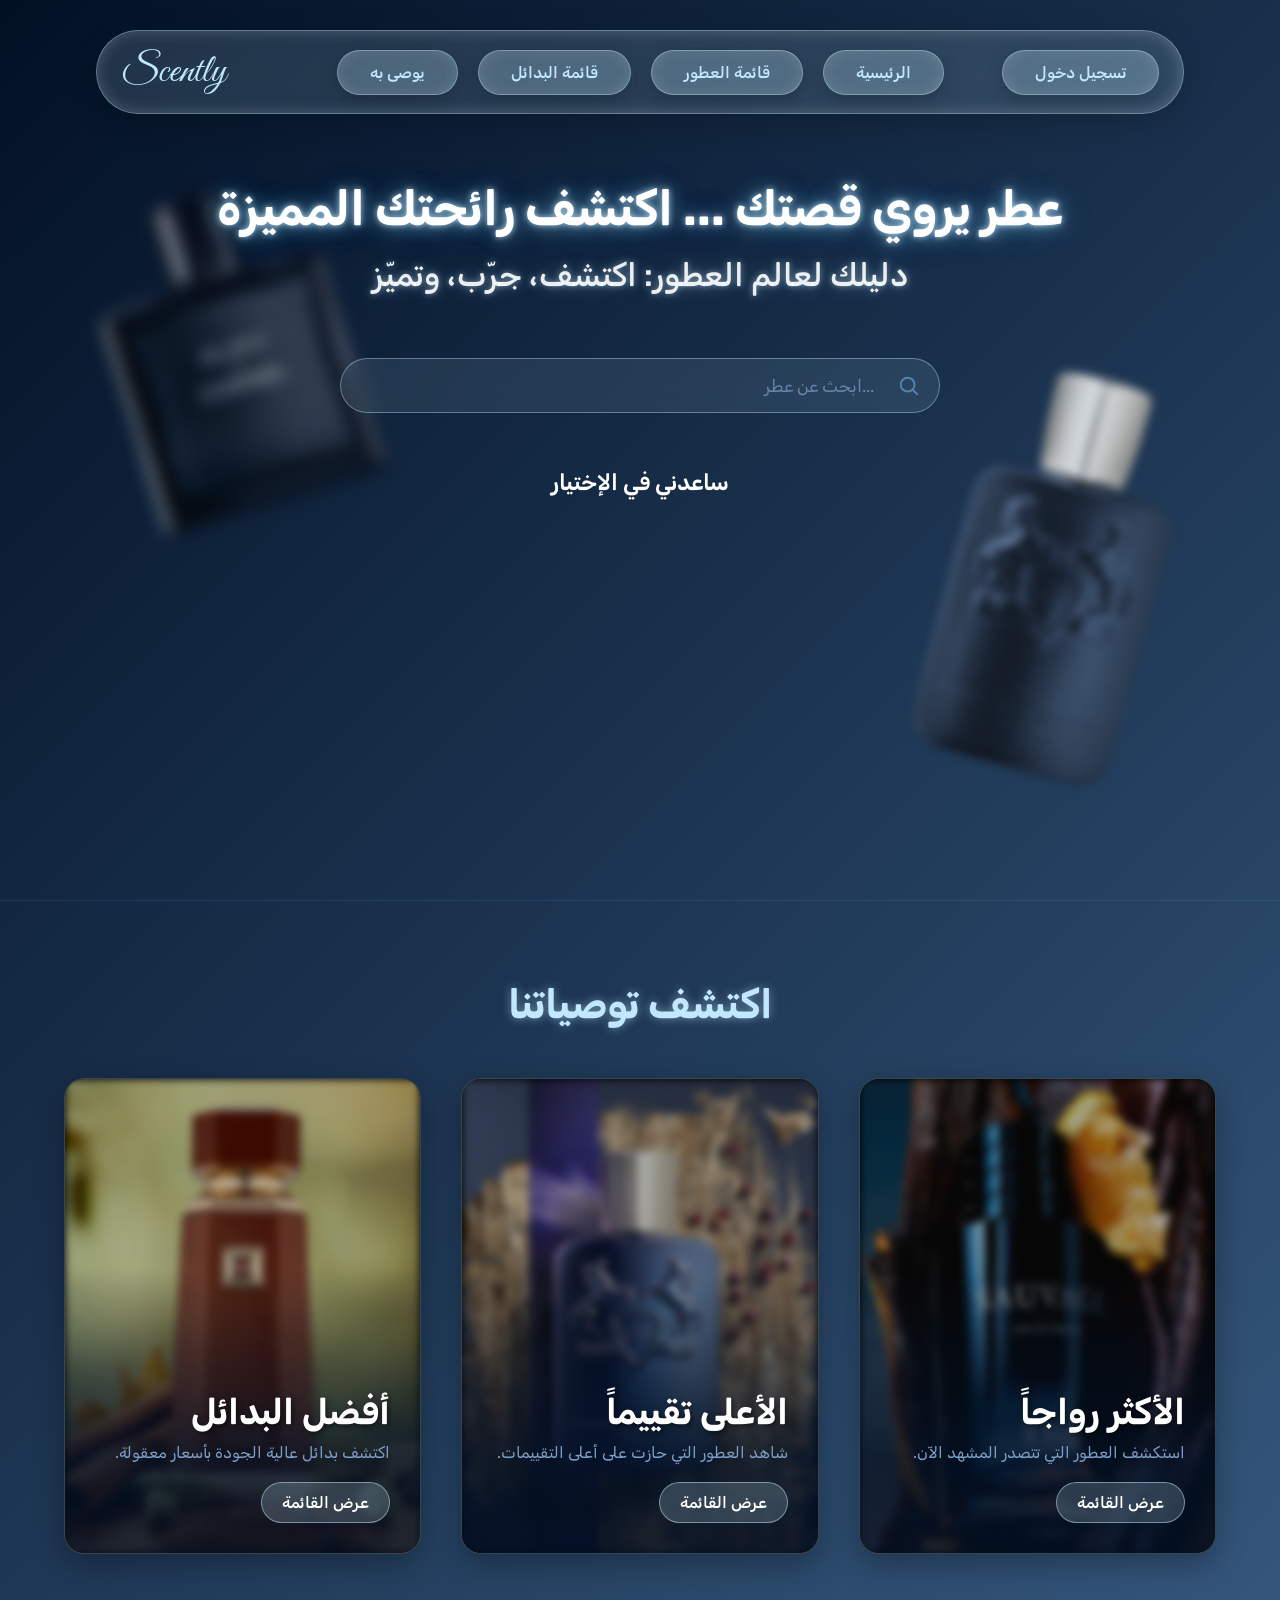
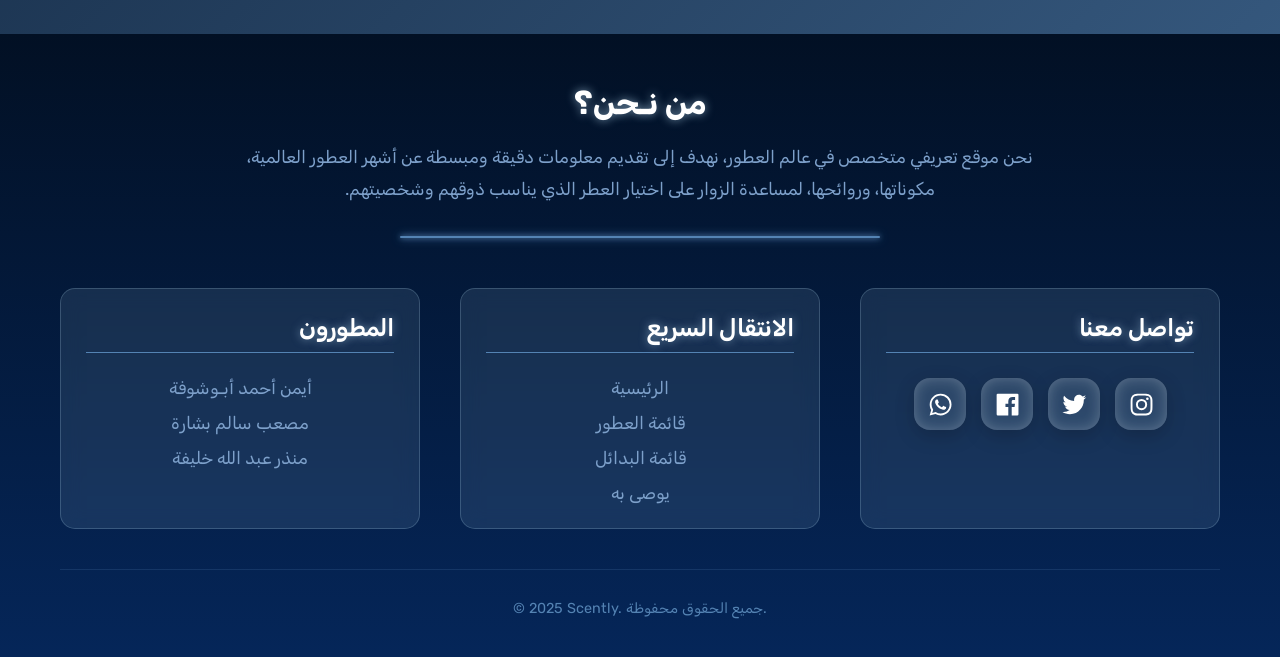
<file: index.html>
<!DOCTYPE html>
<html lang="ar" dir="rtl">
<head>
    <meta charset="UTF-8">
    <meta name="viewport" content="width=device-width, initial-scale=1.0">
    <title>الصفحة الرئيسية</title>

    <!-- Favicon -->
    <link rel="shortcut icon" href="icons/favicon.png" type="image/png">
    
    <!-- Google Fonts -->
    <link rel="preconnect" href="https://fonts.googleapis.com">
    <link rel="preconnect" href="https://fonts.gstatic.com" crossorigin>
    <link href="https://fonts.googleapis.com/css2?family=Great+Vibes&family=Rubik:wght@400;500;700&display=swap" rel="stylesheet">
    
    <!-- Link to your CSS file -->
    <link rel="stylesheet" href="css/style.css">
</head>
<body>

<!-------------------------------------------------------------------------------------------------------------
-----------------------------------------        Hero Section        ------------------------------------------
--------------------------------------------------------------------------------------------------------------->

<div class="hero-section">

    <!-- Navigation Bar -->
    <div class="nav">

        <!-- Left Column (Logo) -->
        <div class="nav-left">
            <a href="index.html" class="logo">Scently</a>
        </div>

        <!-- Center Column (Desktop Links) -->
        <div class="nav-center">
            <div class="nav-links">
                <a href="#"><button class="holo-btn">الرئيسية</button></a>
                <a href="fragrances.html"><button class="holo-btn">قائمة العطور</button></a>
                <a href="dupes.html"><button class="holo-btn">قائمة البدائل</button></a>
                <a href="#recommendations"><button class="holo-btn">يوصى به</button></a>
            </div>
        </div>

        <!-- Right Column (Desktop Button & Mobile Hamburger) -->
        <div class="nav-right">
            <div class="nav-buttons">
                <button onclick="window.location.href='sign-up.html'">تسجيل دخول</button>
            </div>
            <div class="hamburger">
                <span class="bar"></span>
                <span class="bar"></span>
                <span class="bar"></span>
            </div>
        </div>

        <!-- The Mobile Dropdown Menu (hidden on desktop) -->
        <div class="nav-mobile-menu">
            <a href="index.html"><button class="holo-btn">الرئيسية</button></a>
            <a href="fragrances.html"><button class="holo-btn">قائمة العطور</button></a>
            <a href="dupes.html"><button class="holo-btn">قائمة البدائل</button></a>
            <a href="#recommendations"><button class="holo-btn">يوصى به</button></a>
            <button class="mobile-signin-btn" onclick="window.location.href='sign-up.html'">تسجيل دخول</button>
        </div>

    </div>

    <!-- Slogan Section -->
    <div class="slogan">
        <h1>عطر يروي قصتك ... اكتشف رائحتك المميزة</h1>
        <h2>دليلك لعالم العطور: اكتشف، جرّب، وتميّز</h2>
    </div>

    <!-- Search Bar Section-->
    <div class="search-bar-container">

        <!-- Search icon -->
        <svg class="search-icon" viewBox="0 0 24 24" fill="none" xmlns="http://www.w3.org/2000/svg">
            <path d="M15.7955 15.8111L21 21M18 10.5C18 14.6421 14.6421 18 10.5 18C6.35786 18 3 14.6421 3 10.5C3 6.35786 6.35786 3 10.5 3C14.6421 3 18 6.35786 18 10.5Z" stroke="currentColor" stroke-width="2" stroke-linecap="round" stroke-linejoin="round"/>
        </svg>

        <input type="search" class="search-input" id="global-search-input" placeholder="...ابحث عن عطر">
        
        <!-- dynamic dropdown for results -->
        <div class="search-results-dropdown" id="search-results"></div>
    </div>

      <a href="form.html" class="help-me">
        ساعدني في الإختيار
      </a>

    <img src="images/Bleu_Chanel.png" class="hero-pic">
    <img src="images/Layton.PNG" class="hero-pic2">
        
</div>

<!-------------------------------------------------------------------------------------------------------------
------------------------------------        Recommendation Section        -------------------------------------
--------------------------------------------------------------------------------------------------------------->

<section class="recommendations-section">

    <div class="cards-header">
        <h2 id="recommendations">اكتشف توصياتنا</h2>
    </div>

    <div class="cards-grid">

        <!-- Card 1: Trending -->
        <a href="Trending.html" class="rec-card">
            <div class="card-background">
                <img src="images/trending.jpg" alt="Trending fragrances">
            </div>
            <div class="card-content">
                <h3 class="card-title">الأكثر رواجاً</h3>
                <p class="card-description">استكشف العطور التي تتصدر المشهد الآن.</p>
                <span class="card-button">عرض القائمة</span>
            </div>
        </a>

        <!-- Card 2: Top Rated -->
        <a href="Top-Rated.html" class="rec-card">
            <div class="card-background">
                <img src="images/Layton-bg.jpg" alt="Top rated fragrances">
            </div>
            <div class="card-content">
                <h3 class="card-title">الأعلى تقييماً</h3>
                <p class="card-description">شاهد العطور التي حازت على أعلى التقييمات.</p>
                <span class="card-button">عرض القائمة</span>
            </div>
        </a>

        <!-- Card 3: Best Dupes -->
        <a href="Best-Dupes.html" class="rec-card">
            <div class="card-background">
                <img src="images/top-dupes.png" alt="Best fragrance dupes">
            </div>
            <div class="card-content">
                <h3 class="card-title">أفضل البدائل</h3>
                <p class="card-description">اكتشف بدائل عالية الجودة بأسعار معقولة.</p>
                <span class="card-button">عرض القائمة</span>
            </div>
        </a>

    </div>
</section>

<!-------------------------------------------------------------------------------------------------------------
----------------------------------------        Footer Section        -----------------------------------------
--------------------------------------------------------------------------------------------------------------->

<footer class="site-footer">

    <div class="footer-content">

        <!-- About-Us Section -->
        <div class="about-us">
            <h2>من نـحن؟</h2>
            <p>نحن موقع تعريفي متخصص في عالم العطور، نهدف إلى تقديم معلومات دقيقة ومبسطة عن أشهر العطور العالمية، مكوناتها، وروائحها، لمساعدة الزوار على اختيار العطر الذي يناسب ذوقهم وشخصيتهم.</p>
            <hr class="f-seperator">
        </div>

        <div class="footer-grid">

            <!-- Middle Section: Contact -->
            <div class="footer-column">
                <h3>تواصل معنا</h3>
                <div class="social-card">
                    <a href="#" class="socialContainer containerOne"><img src="icons/instagram.png" alt=""></a>
                    <a href="#" class="socialContainer containerTwo"> <img src="icons/twitter.png" alt=""></a>
                    <a href="#" class="socialContainer containerThree"><img src="icons/facebook-square.png" alt=""></a>
                    <a href="#" class="socialContainer containerFour"><img src="icons/whatsapp.png" alt=""></a>
                </div>
            </div>

            <!-- Right Section: Quick Links -->
            <div class="footer-column">
                <h3>الانتقال السريع</h3>
                <div class="footer-links">
                    <a href="index.html">الرئيسية</a>
                    <a href="fragrances.html">قائمة العطور</a>
                    <a href="dupes.html">قائمة البدائل</a>
                    <a href="#recommendations">يوصى به</a>
                </div>
            </div>

            <!-- Left Section: Developers -->
            <div class="footer-column">
                <h3>المطورون</h3>
                <div class="dev-list">
                    <p>أيمن أحمد أبـوشوفة</p>
                    <p>مصعب سالم بشارة</p>
                    <p>منذر عبد الله خليفة</p>
                </div>
            </div>
        </div>

        <!-- Bottom Section: Copyright -->
        <div class="footer-bottom">
            <p>&copy; 2025 Scently. جميع الحقوق محفوظة.</p>
        </div>

    </div>
</footer>


    <!-- Link to JavaScript -->
    <script src="js/main.js"></script>
    <script src="js/search.js"></script>
</body>
</html>
</file>
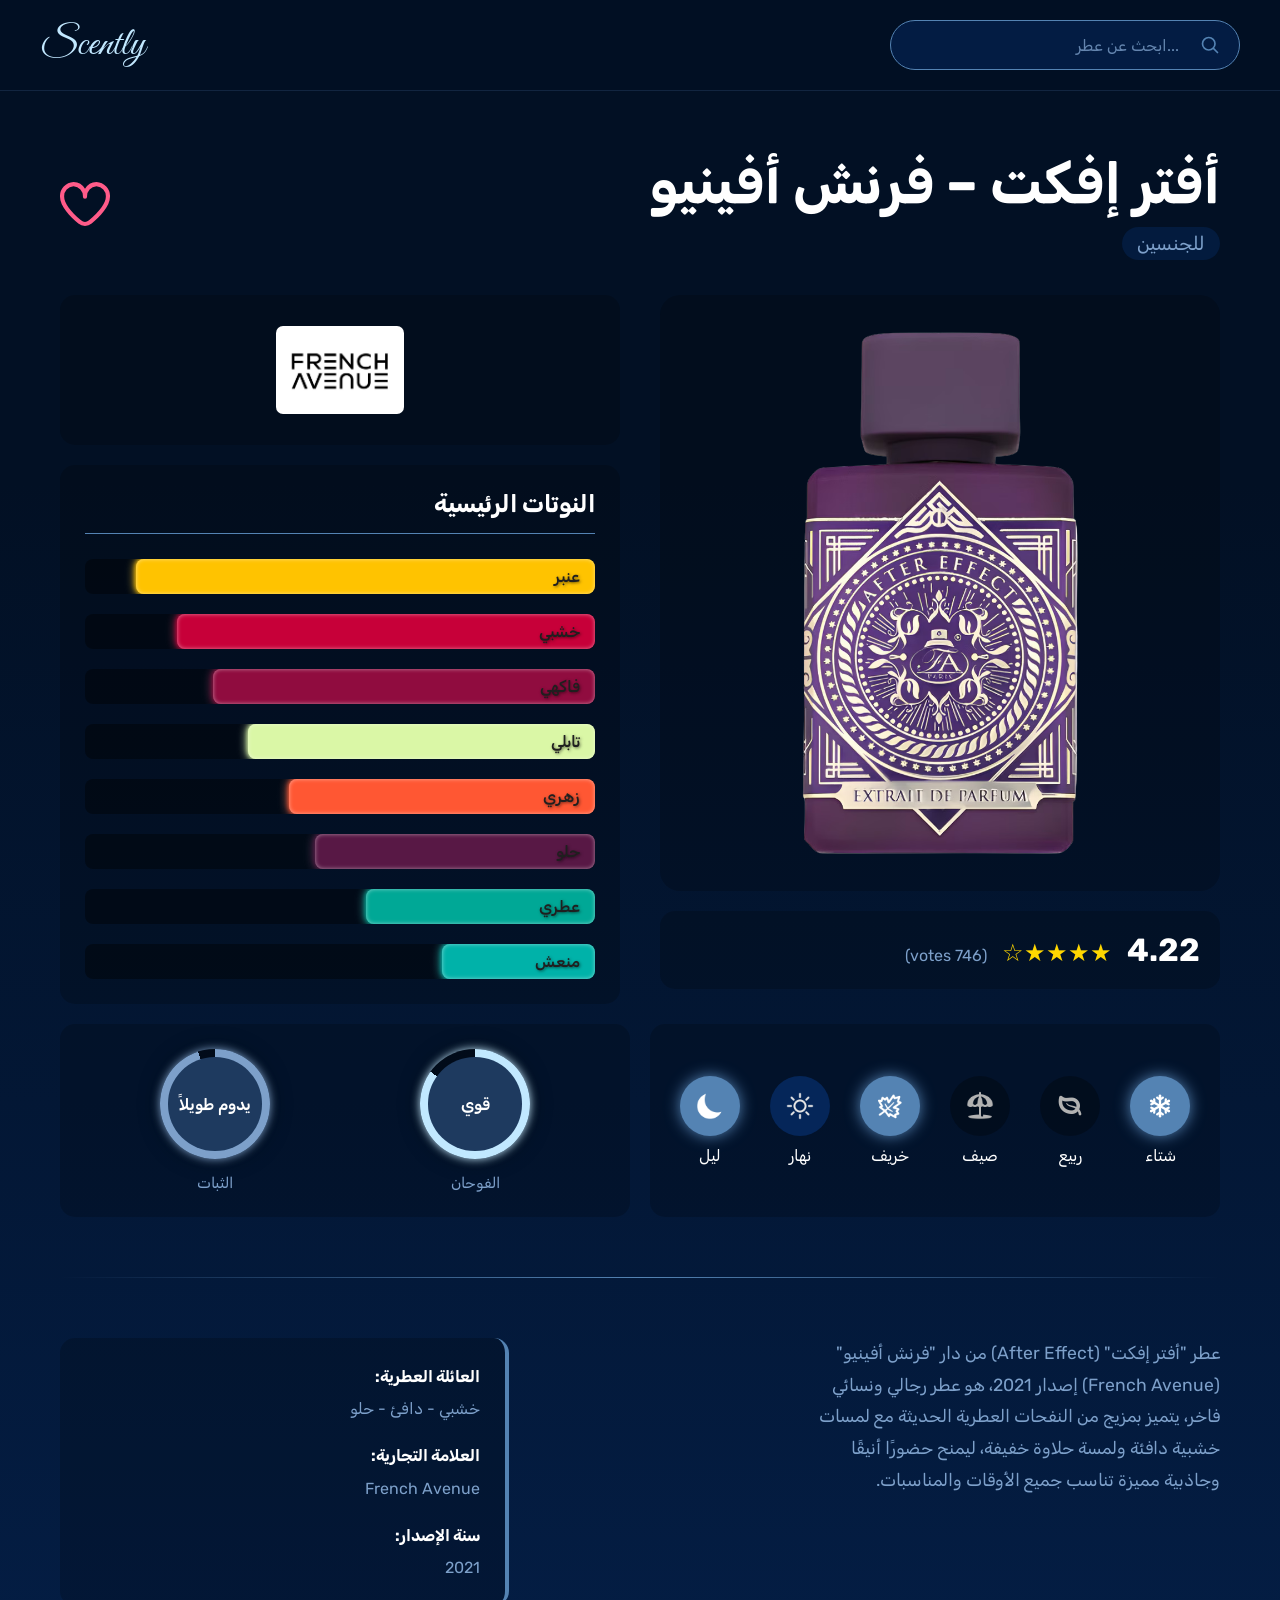
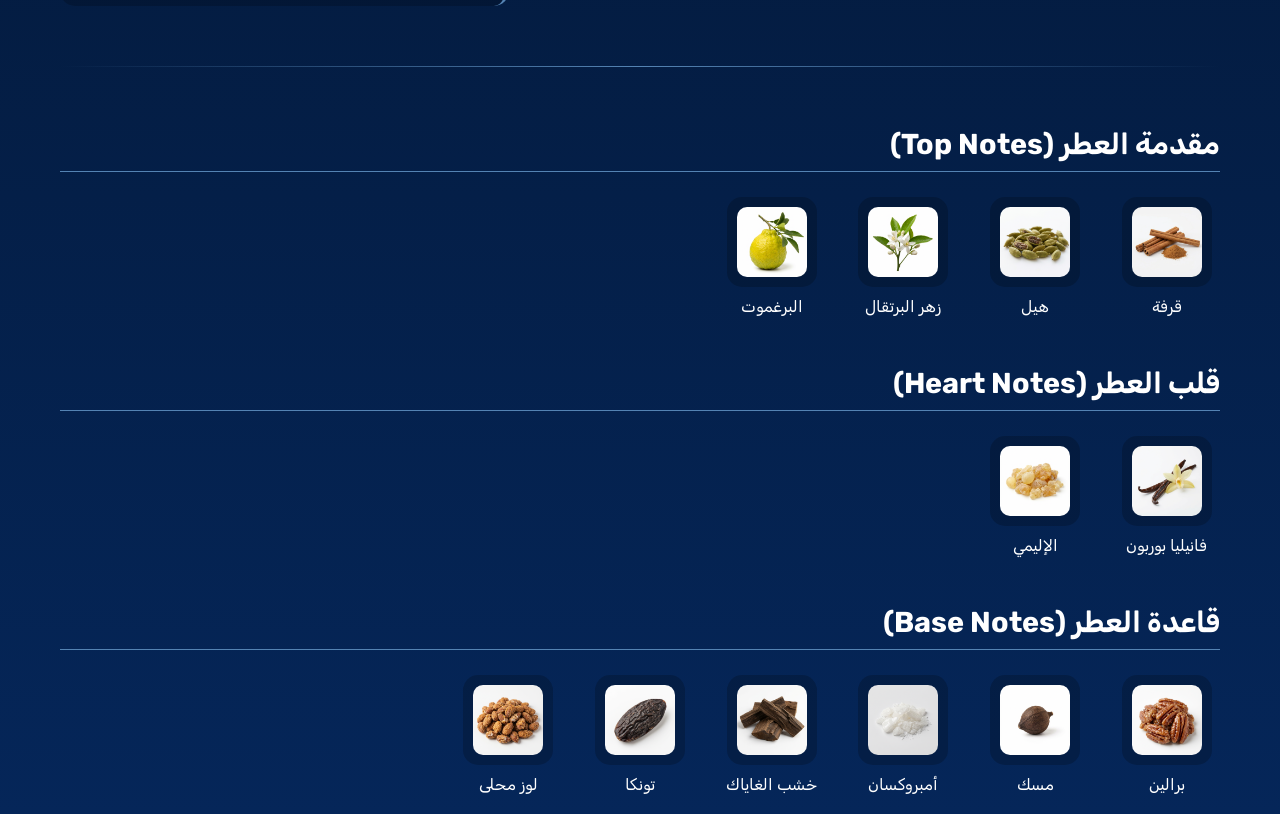
<file: After Effect.html>
<!DOCTYPE html>
<html lang="ar" dir="rtl">

<head>

<!-- =========================================================
    HEAD SECTION
    Includes meta tags, page title, favicon, fonts, and stylesheet
    ========================================================= -->    

    <meta charset="UTF-8">
    <meta name="viewport" content="width=device-width, initial-scale=1.0">
    <title>After Effect French Avenue</title>

    <!-- Favicon -->
    <link rel="shortcut icon" href="icons/favicon.png" type="image/png">

    <!-- Google Fonts -->
    <link rel="preconnect" href="https://fonts.googleapis.com">
    <link rel="preconnect" href="https://fonts.gstatic.com" crossorigin>
    <link href="https://fonts.googleapis.com/css2?family=Great+Vibes&family=Rubik:ital,wght@0,300..900;1,300..900&display=swap" rel="stylesheet">
    
    <!-- Main CSS file -->
    <link rel="stylesheet" href="css/details-style.css">
</head>

<body>

<!-- =========================================================
    TOP BAR / HEADER
    Contains search bar and logo
    ========================================================= -->

<header class="top-bar">

<!-- Search bar container -->
<div class="search-bar-container">

    <!-- Search icon SVG -->
    <svg class="search-icon" viewBox="0 0 24 24" fill="none" xmlns="http://www.w3.org/2000/svg">
        <path d="M15.7955 15.8111L21 21M18 10.5C18 14.6421 14.6421 18 10.5 18C6.35786 18 3 14.6421 3 10.5C3 6.35786 6.35786 3 10.5 3C14.6421 3 18 6.35786 18 10.5Z" stroke="currentColor" stroke-width="2" stroke-linecap="round" stroke-linejoin="round"/>
    </svg>

    <!-- Search input field -->
    <input type="search" class="search-input" id="global-search-input" placeholder="...ابحث عن عطر">
    
    <!-- Dynamic dropdown to display search results -->
    <div class="search-results-dropdown" id="search-results"></div>
</div>

    <!-- Logo linking back to homepage -->
    <a href="index.html" class="logo">Scently</a>

</header>

<!-- =========================================================
    PAGE CONTAINER
    Wrapper for all page content
    ========================================================= -->

<div class="page-container">

    <!-- =========================================================
        FRAGRANCE TITLE SECTION
        Displays fragrance name, category, and heart/like button
        ========================================================= -->

    <section class="title-section">

        <div class="title-text">
            <h1>أفتر إفكت – فرنش أفينيو</h1>
            <span class="fragrance-category">للجنسين</span>
        </div>

        <!-- Heart / Like toggle -->
        <div class="heart-container" title="Like">

            <input type="checkbox" class="checkbox" id="Give-It-An-Id">

            <div class="svg-container">

                <!-- Outline heart (unchecked state) -->
                <svg viewBox="0 0 24 24" class="svg-outline" xmlns="http://www.w3.org/2000/svg">
                    <path d="M17.5,1.917a6.4,6.4,0,0,0-5.5,3.3,6.4,6.4,0,0,0-5.5-3.3A6.8,6.8,0,0,0,0,8.967c0,4.547,4.786,9.513,8.8,12.88a4.974,4.974,0,0,0,6.4,0C19.214,18.48,24,13.514,24,8.967A6.8,6.8,0,0,0,17.5,1.917Zm-3.585,18.4a2.973,2.973,0,0,1-3.83,0C4.947,16.006,2,11.87,2,8.967a4.8,4.8,0,0,1,4.5-5.05A4.8,4.8,0,0,1,11,8.967a1,1,0,0,0,2,0,4.8,4.8,0,0,1,4.5-5.05A4.8,4.8,0,0,1,22,8.967C22,11.87,19.053,16.006,13.915,20.313Z"></path>
                </svg>

                <!-- Filled heart (checked state) -->
                <svg viewBox="0 0 24 24" class="svg-filled" xmlns="http://www.w3.org/2000/svg">
                    <path d="M17.5,1.917a6.4,6.4,0,0,0-5.5,3.3,6.4,6.4,0,0,0-5.5-3.3A6.8,6.8,0,0,0,0,8.967c0,4.547,4.786,9.513,8.8,12.88a4.974,4.974,0,0,0,6.4,0C19.214,18.48,24,13.514,24,8.967A6.8,6.8,0,0,0,17.5,1.917Z"></path>
                </svg>

                <!-- Celebration animation for liking -->
                <svg class="svg-celebrate" width="100" height="100" xmlns="http://www.w3.org/2000/svg">
                    <polygon points="10,10 20,20"></polygon>
                    <polygon points="10,50 20,50"></polygon>
                    <polygon points="20,80 30,70"></polygon>
                    <polygon points="90,10 80,20"></polygon>
                    <polygon points="90,50 80,50"></polygon>
                    <polygon points="80,80 70,70"></polygon>
                </svg>
            </div>
        </div>
    </section>

    <!-- =========================================================
        MAIN DATA SECTION
        Displays main fragrance details: image, rating, brand logo, and main notes
        ========================================================= -->

    <main class="main-data-section">
        
        <!-- RIGHT SIDE: Fragrance Image & Rating -->
        <div class="right-side">

            <!-- Fragrance image -->
            <div class="fragrance-image-container">
                <img src="images/perfumes/unisexDupes/After Effect French Avenue.png" alt="After Effect">
            </div>

            <!-- Rating details -->
            <div class="fragrance-main-rating">
                <div class="rating-score">4.22</div>
                <div class="rating-stars">★★★★☆</div>
                <div class="rating-count">(746 votes)</div>
            </div>
        </div>

        <!-- LEFT SIDE: Brand & Main Notes -->
        <div class="left-side">

            <!-- Brand logo -->
            <div class="brand-logo-container">
                <img src="images/logo/French Avenue.webp" alt="French Avenue Logo">
            </div>

            <!-- Main notes sliders -->
            <div class="main-notes-container">
                <h3>النوتات الرئيسية</h3>
                <div class="notes-grid-sliders">
                    
                    <!-- Individual note slider (percentage & color represent intensity) -->
                    <div class="note-slider" style="--percentage: 90%; --color: #FFC300;">
                        <div class="slider-track">
                            <div class="slider-fill">
                                <span class="note-name">عنبر</span>
                            </div>
                        </div>
                    </div>
                    
                    <div class="note-slider" style="--percentage: 82%; --color: #C70039;">
                        <div class="slider-track">
                            <div class="slider-fill">
                                <span class="note-name">خشبي</span>
                            </div>
                        </div>
                    </div>
                    
                    <div class="note-slider" style="--percentage: 75%; --color: #900C3F;">
                        <div class="slider-track">
                            <div class="slider-fill">
                                <span class="note-name">فاكهي</span>
                            </div>
                        </div>
                    </div>
                    
                    <div class="note-slider" style="--percentage: 68%; --color: #DAF7A6;">
                        <div class="slider-track">
                            <div class="slider-fill">
                                <span class="note-name">تابلي</span>
                            </div>
                        </div>
                    </div>
                    
                    <div class="note-slider" style="--percentage: 60%; --color: #FF5733;">
                        <div class="slider-track">
                            <div class="slider-fill">
                                <span class="note-name">زهري</span>
                            </div>
                        </div>
                    </div>
                    
                    <div class="note-slider" style="--percentage: 55%; --color: #581845;">
                        <div class="slider-track">
                            <div class="slider-fill">
                                <span class="note-name">حلو</span>
                            </div>
                        </div>
                    </div>
                    
                    <div class="note-slider" style="--percentage: 45%; --color: #00A896;">
                        <div class="slider-track">
                            <div class="slider-fill">
                                <span class="note-name">عطري</span>
                            </div>
                        </div>
                    </div>
                    
                    <div class="note-slider" style="--percentage: 30%; --color: #00B2A9;">
                        <div class="slider-track">
                            <div class="slider-fill">
                                <span class="note-name">منعش</span>
                            </div>
                        </div>
                    </div>
                </div>
            </div>
        </div>
    </main>

    <!-- =========================================================
        FULL WIDTH STATS SECTION
        Displays occasions and performance (sillage & longevity)
        ========================================================= -->

    <section class="full-width-stats-section">
        <div class="stats-wrapper">

            <!-- Occasions container -->
            <div class="occasions-container">

                <div class="occasion-item">
                    <div class="icon-wrapper high"><img src="icons/winter.png" alt="Winter"></div>
                    <span>شتاء</span>
                </div>

                <div class="occasion-item">
                    <div class="icon-wrapper low"><img src="icons/spring.png" alt="Spring"></div>
                    <span>ربيع</span>
                </div>

                <div class="occasion-item">
                    <div class="icon-wrapper low"><img src="icons/summer.png" alt="Summer"></div>
                    <span>صيف</span>
                </div>

                <div class="occasion-item">
                    <div class="icon-wrapper high"><img src="icons/autumn.png" alt="Autumn"></div>
                    <span>خريف</span>
                </div>

                <div class="occasion-item">
                    <div class="icon-wrapper medium"><img src="icons/day.png" alt="Day"></div>
                    <span>نهار</span>
                </div>

                <div class="occasion-item">
                    <div class="icon-wrapper high"><img src="icons/night.png" alt="Night"></div>
                    <span>ليل</span>
                </div>
            </div>

            <!-- Performance metrics -->
            <div class="performance-container">
                <div class="performance-item">
                    <div class="circular-progress" style="--value: 85; --color: #C1E8FF;">
                        <span class="progress-value">قوي</span>
                    </div>
                    <span class="performance-label">الفوحان</span>
                </div>
                <div class="performance-item">
                    <div class="circular-progress" style="--value: 95; --color: #7DA0CA;">
                        <span class="progress-value">يدوم طويلاً</span>
                    </div>
                    <span class="performance-label">الثبات</span>
                </div>
            </div>
        </div>
    </section>

    <!-- =========================================================
        DESCRIPTION SECTION
        Main description paragraph + meta / quick facts
        ========================================================= -->

    <!-- Separator & Description -->
    <hr class="section-separator">

        <section class="description-section">

            <!-- The Main Description Content -->
            <div class="description-content">
                <p class="intro-paragraph">
                    عطر "أفتر إفكت" (After Effect) من دار "فرنش أفينيو" (French Avenue) إصدار 2021، هو عطر رجالي ونسائي فاخر، يتميز بمزيج من النفحات العطرية الحديثة مع لمسات خشبية دافئة ولمسة حلاوة خفيفة، ليمنح حضورًا أنيقًا وجاذبية مميزة تناسب جميع الأوقات والمناسبات.
                </p>
            </div>

            <!-- Quick facts / meta information -->
            <div class="perfumer-details">
                <div class="meta-item">
                    <strong>العائلة العطرية:</strong>
                    <span>خشبي - دافئ - حلو</span>
                </div>
                <div class="meta-item">
                    <strong>العلامة التجارية:</strong>
                    <span>French Avenue</span>
                </div>
                <div class="meta-item">
                    <strong>سنة الإصدار:</strong>
                    <span>2021</span>
                </div>
            </div>
        </section>

        <!-- =========================================================
            NOTES BREAKDOWN SECTION
            Top, Heart, and Base notes with images
            ========================================================= -->

        <hr class="section-separator">


        <!-- Notes Breakdown Section -->
        <section class="notes-breakdown">

            <!-- Top Notes -->
            <div class="notes-group">
                <h3>مقدمة العطر (Top Notes)</h3>
                <div class="notes-grid">

                    <div class="note-item">
                        <div class="note-image-container">
                            <img src="images/notes/Cinnamon.png" alt="Pear">
                        </div>
                        <span>قرفة</span>
                    </div>

                    <div class="note-item">
                        <div class="note-image-container">
                            <img src="images/notes/Cardamom.png" alt="Hazelnut">
                        </div>
                        <span>هيل</span>
                    </div>

                    <div class="note-item">
                        <div class="note-image-container">
                            <img src="images/notes/Orange Blossom.png" alt="Hazelnut">
                        </div>
                        <span>زهر البرتقال</span>
                    </div>

                    <div class="note-item">
                        <div class="note-image-container">
                            <img src="images/notes/Bergamot.png" alt="Hazelnut">
                        </div>
                        <span>البرغموت</span>
                    </div>

                    <!-- ... more notes ... -->
                </div>
            </div>

            <!-- Heart Notes -->
            <div class="notes-group">
                <h3>قلب العطر (Heart Notes)</h3>
                <div class="notes-grid">
                    <div class="note-item">
                        <div class="note-image-container">
                            <img src="images/notes/Bourbon Vanilla.png" alt="Pear">
                        </div>
                        <span>فانيليا بوربون</span>
                    </div>
                    <div class="note-item">
                        <div class="note-image-container">
                            <img src="images/notes/Elemi.png" alt="Hazelnut">
                        </div>
                        <span>الإليمي</span>
                    </div>
                    <!-- ... more notes ... -->
                </div>
            </div>

            <!-- Base Notes -->
            <div class="notes-group">
                <h3>قاعدة العطر (Base Notes)</h3>
                <div class="notes-grid">

                    <div class="note-item">
                        <div class="note-image-container">
                            <img src="images/notes/Praline.png" alt="Pear">
                        </div>
                        <span>برالين</span>
                    </div>

                    <div class="note-item">
                        <div class="note-image-container">
                            <img src="images/notes/Musk.png" alt="Hazelnut">
                        </div>
                        <span>مسك</span>
                    </div>

                    <div class="note-item">
                        <div class="note-image-container">
                            <img src="images/notes/Ambroxan.png" alt="Pear">
                        </div>
                        <span>أمبروكسان</span>
                    </div>

                    <div class="note-item">
                        <div class="note-image-container">
                            <img src="images/notes/Guaiac wood.png" alt="Hazelnut">
                        </div>
                        <span>خشب الغاياك</span>
                    </div>

                    <div class="note-item">
                        <div class="note-image-container">
                            <img src="images/notes/Tonka.png" alt="Pear">
                        </div>
                        <span>تونكا</span>
                    </div>

                    <div class="note-item">
                        <div class="note-image-container">
                            <img src="images/notes/Candied Almond.png" alt="Hazelnut">
                        </div>
                        <span>لوز محلى</span>
                    </div>

                    <!-- ... more notes ... -->
                </div>
                <!-- ... base notes ... -->
            </div>
        </section>

</div> <!-- End of Page Container -->

<!-- =========================================================
    SCRIPT INCLUSION
    Includes JS for dynamic search functionality
    ========================================================= -->
<script src="js/search.js"></script>
</body>
</html>
</file>
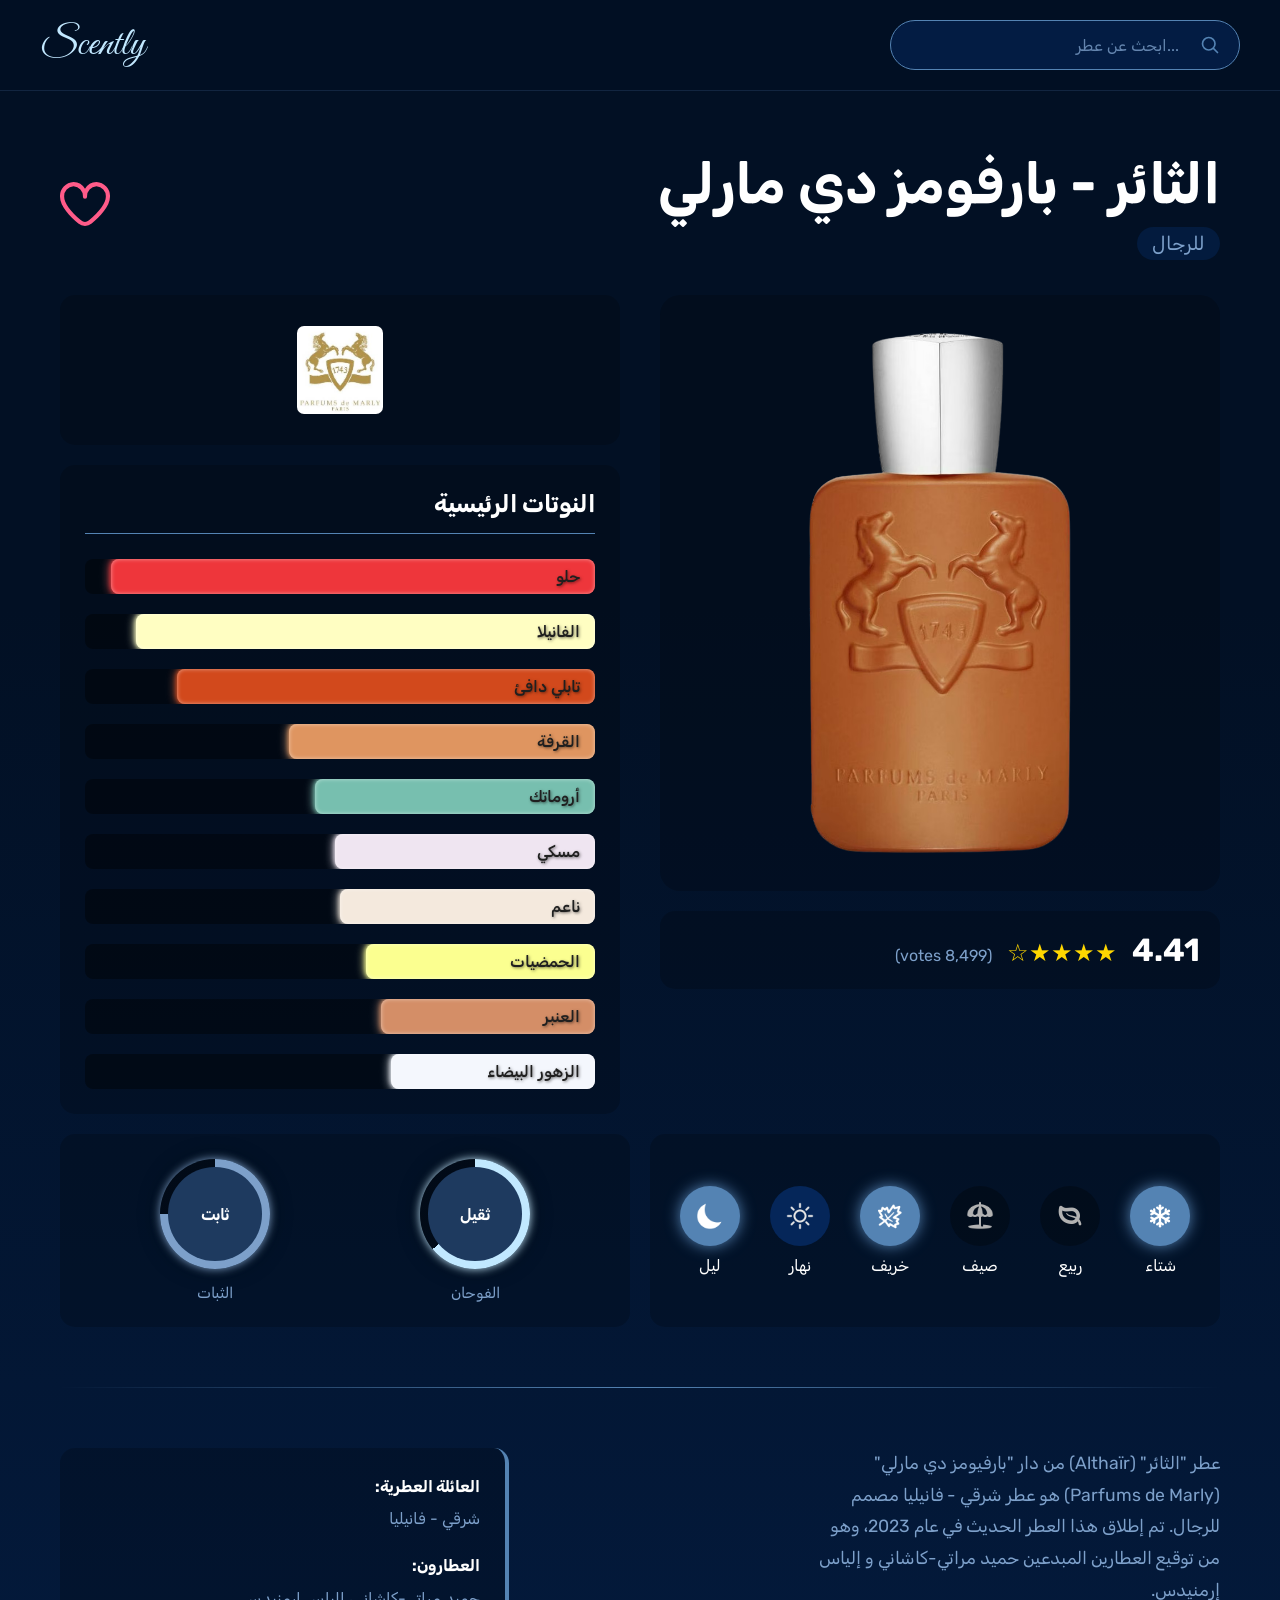
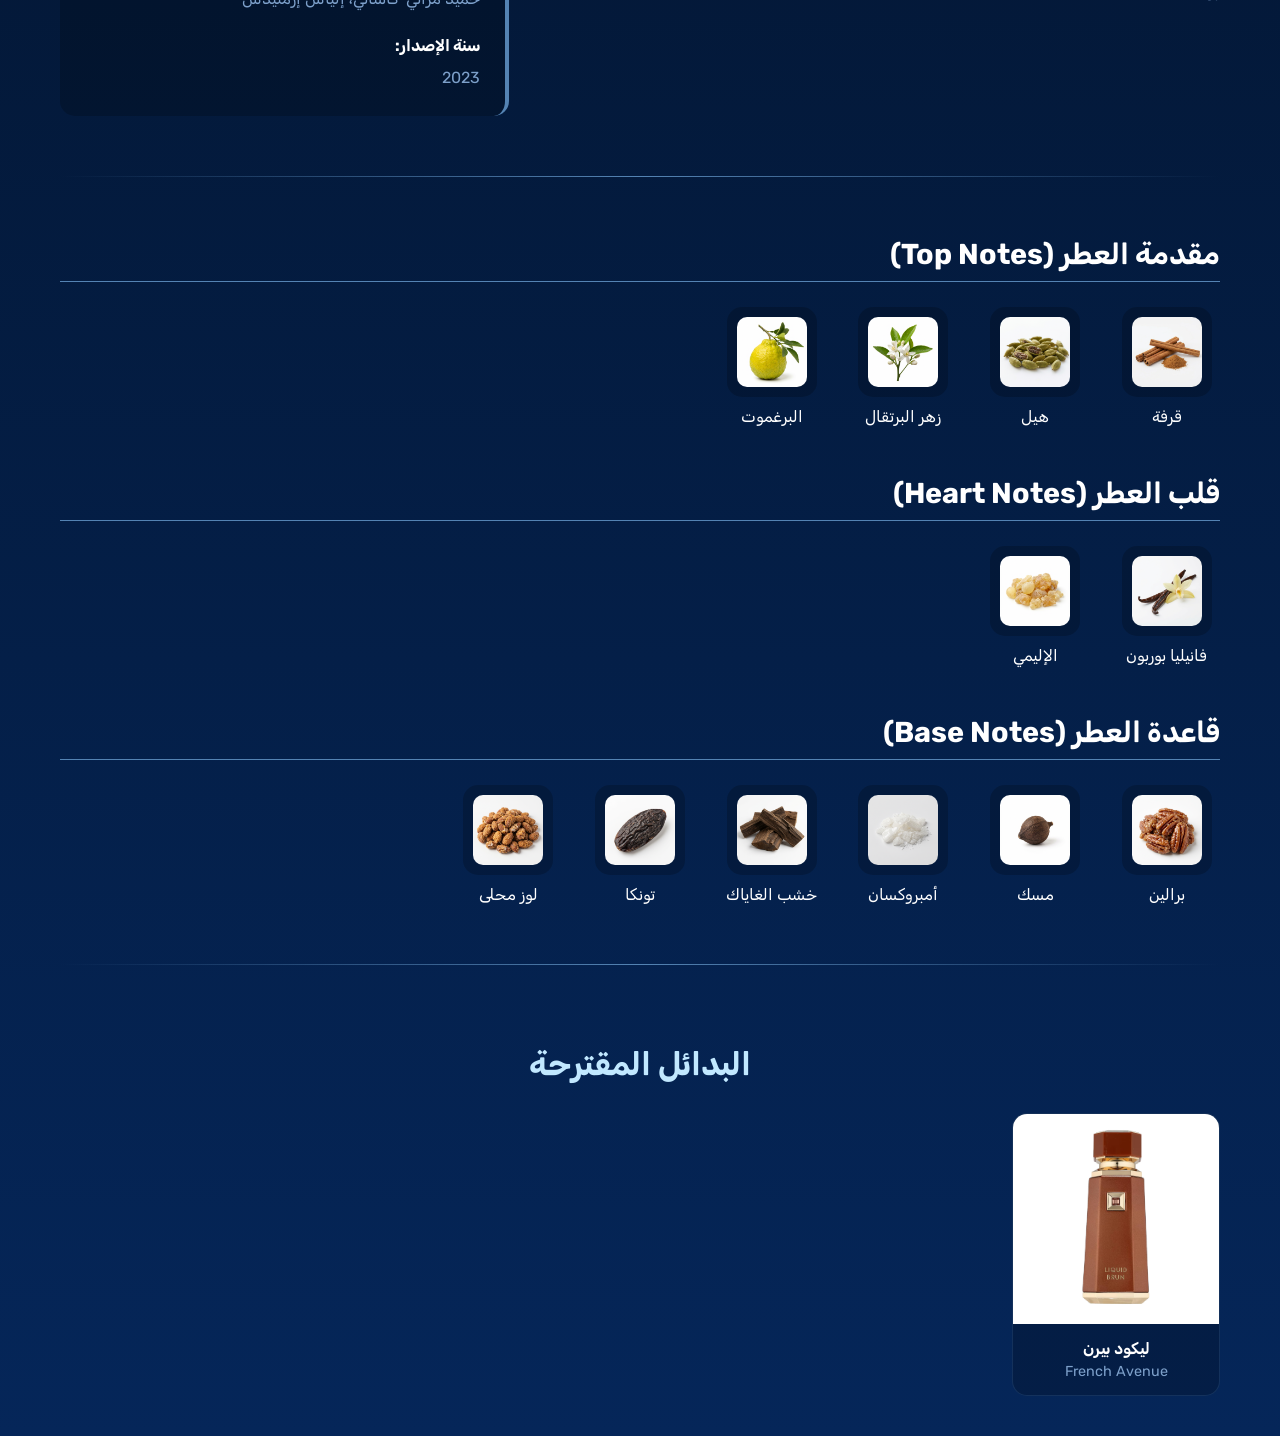
<file: Althair.html>
<!DOCTYPE html>
<html lang="ar" dir="rtl">
<head>
    <meta charset="UTF-8">
    <meta name="viewport" content="width=device-width, initial-scale=1.0">
    <title>Althaïr Parfums de Marly</title>
    <link rel="shortcut icon" href="icons/favicon.png" type="image/png">
    <link rel="preconnect" href="https://fonts.googleapis.com">
    <link rel="preconnect" href="https://fonts.gstatic.com" crossorigin>
    <link href="https://fonts.googleapis.com/css2?family=Great+Vibes&family=Rubik:ital,wght@0,300..900;1,300..900&display=swap" rel="stylesheet">
    <link rel="stylesheet" href="css/details-style.css">
</head>
<body>

    <!-- 1. Top Bar -->
<header class="top-bar">
    <!-- 1. Search bar is now on the right -->
  <!-- استبدل هذا القسم بالكامل في كل الصفحات -->
<div class="search-bar-container">
    <svg class="search-icon" viewBox="0 0 24 24" fill="none" xmlns="http://www.w3.org/2000/svg">
        <path d="M15.7955 15.8111L21 21M18 10.5C18 14.6421 14.6421 18 10.5 18C6.35786 18 3 14.6421 3 10.5C3 6.35786 6.35786 3 10.5 3C14.6421 3 18 6.35786 18 10.5Z" stroke="currentColor" stroke-width="2" stroke-linecap="round" stroke-linejoin="round"/>
    </svg>
    <input type="search" class="search-input" id="global-search-input" placeholder="...ابحث عن عطر">
    
    <!-- The new dynamic dropdown for results -->
    <div class="search-results-dropdown" id="search-results"></div>
</div>

    <!-- 2. Logo is now on the left -->
    <a href="index.html" class="logo">Scently</a>
</header>

    <div class="page-container">
        <!-- 2. Fragrance Name Section -->
        <section class="title-section">
            <div class="title-text">
                <h1>الثائر - بارفومز دي مارلي</h1>
                <span class="fragrance-category">للرجال</span>
            </div>
            <div class="heart-container" title="Like">
                <input type="checkbox" class="checkbox" id="Give-It-An-Id">
                <div class="svg-container">
                    <svg viewBox="0 0 24 24" class="svg-outline" xmlns="http://www.w3.org/2000/svg">
                        <path d="M17.5,1.917a6.4,6.4,0,0,0-5.5,3.3,6.4,6.4,0,0,0-5.5-3.3A6.8,6.8,0,0,0,0,8.967c0,4.547,4.786,9.513,8.8,12.88a4.974,4.974,0,0,0,6.4,0C19.214,18.48,24,13.514,24,8.967A6.8,6.8,0,0,0,17.5,1.917Zm-3.585,18.4a2.973,2.973,0,0,1-3.83,0C4.947,16.006,2,11.87,2,8.967a4.8,4.8,0,0,1,4.5-5.05A4.8,4.8,0,0,1,11,8.967a1,1,0,0,0,2,0,4.8,4.8,0,0,1,4.5-5.05A4.8,4.8,0,0,1,22,8.967C22,11.87,19.053,16.006,13.915,20.313Z"></path>
                    </svg>
                    <svg viewBox="0 0 24 24" class="svg-filled" xmlns="http://www.w3.org/2000/svg">
                        <path d="M17.5,1.917a6.4,6.4,0,0,0-5.5,3.3,6.4,6.4,0,0,0-5.5-3.3A6.8,6.8,0,0,0,0,8.967c0,4.547,4.786,9.513,8.8,12.88a4.974,4.974,0,0,0,6.4,0C19.214,18.48,24,13.514,24,8.967A6.8,6.8,0,0,0,17.5,1.917Z"></path>
                    </svg>
                    <svg class="svg-celebrate" width="100" height="100" xmlns="http://www.w3.org/2000/svg"><polygon points="10,10 20,20"></polygon><polygon points="10,50 20,50"></polygon><polygon points="20,80 30,70"></polygon><polygon points="90,10 80,20"></polygon><polygon points="90,50 80,50"></polygon><polygon points="80,80 70,70"></polygon></svg>
                </div>
            </div>
        </section>

        <!-- 3. Main Data Section -->
        <main class="main-data-section">
            <!-- Right Side -->
            <div class="right-side">
                <div class="fragrance-image-container">
                    <img src="images/perfumes/male/lthaïr Parfums de Marly.png" alt="Guidance 46 Perfume Bottle">
                </div>
                <div class="fragrance-main-rating">
                    <div class="rating-score">4.41</div>
                    <div class="rating-stars">★★★★☆</div>
                    <div class="rating-count">(8,499 votes)</div>
                </div>
            </div>

            <!-- Left Side -->
            <div class="left-side">
                <div class="brand-logo-container">
                    <img src="images/logo/Parfums de Marly.png" alt="Amouage Brand Logo">
                </div>

                <!-- استبدل هذا القسم بالكامل -->
<div class="main-notes-container">
    <h3>النوتات الرئيسية</h3>
    <div class="notes-grid-sliders">
        <!-- 1. Sweet -->
        <div class="note-slider" style="--percentage: 95%; --color: #ee363b;">
            <div class="slider-track">
                <div class="slider-fill">
                    <span class="note-name">حلو</span>
                </div>
            </div>
        </div>
        <!-- 2. Vanilla -->
        <div class="note-slider" style="--percentage: 90%; --color: #fffec2;">
            <div class="slider-track">
                <div class="slider-fill">
                    <span class="note-name">الفانيلا</span>
                </div>
            </div>
        </div>
        <!-- 3. Warm Spicy -->
        <div class="note-slider" style="--percentage: 82%; --color: #d2491c;">
            <div class="slider-track">
                <div class="slider-fill">
                    <span class="note-name">تابلي دافئ</span>
                </div>
            </div>
        </div>
        <!-- 4. Cinnamon -->
        <div class="note-slider" style="--percentage: 60%; --color: #df9560;">
            <div class="slider-track">
                <div class="slider-fill">
                    <span class="note-name">القرفة</span>
                </div>
            </div>
        </div>
        <!-- 4. Aromatic -->
        <div class="note-slider" style="--percentage: 55%; --color: #77bfaf;">
            <div class="slider-track">
                <div class="slider-fill">
                    <span class="note-name">أروماتك</span>
                </div>
            </div>
        </div>
        <!-- 5. Musky -->
        <div class="note-slider" style="--percentage: 51%; --color: #efe5f1;">
            <div class="slider-track">
                <div class="slider-fill">
                    <span class="note-name">مسكي</span>
                </div>
            </div>
        </div>
        <!-- 6. Powdery -->
        <div class="note-slider" style="--percentage: 50%; --color: #f4e9dd;">
            <div class="slider-track">
                <div class="slider-fill">
                    <span class="note-name">ناعم</span>
                </div>
            </div>
        </div>
        <!-- 7. Citrus -->
        <div class="note-slider" style="--percentage: 45%; --color: #fbff90;">
            <div class="slider-track">
                <div class="slider-fill">
                    <span class="note-name">الحمضيات</span>
                </div>
            </div>
        </div>
        <!-- 8. Amber -->
        <div class="note-slider" style="--percentage: 42%; --color: #d48e67;">
            <div class="slider-track">
                <div class="slider-fill">
                    <span class="note-name">العنبر</span>
                </div>
            </div>
        </div>
        <!-- 9. White Floral -->
        <div class="note-slider" style="--percentage: 40%; --color: #f4f7fd;">
            <div class="slider-track">
                <div class="slider-fill">
                    <span class="note-name">الزهور البيضاء</span>
                </div>
            </div>
        </div>
    </div>
</div>
    </div>
</main>

<section class="full-width-stats-section">
    <div class="stats-wrapper">
        <div class="occasions-container">
            <div class="occasion-item">
                <div class="icon-wrapper high"><img src="icons/winter.png" alt="Winter"></div>
                <span>شتاء</span>
            </div>
            <div class="occasion-item">
                <div class="icon-wrapper low"><img src="icons/spring.png" alt="Spring"></div>
                <span>ربيع</span>
            </div>
            <div class="occasion-item">
                <div class="icon-wrapper low"><img src="icons/summer.png" alt="Summer"></div>
                <span>صيف</span>
            </div>
            <div class="occasion-item">
                <div class="icon-wrapper high"><img src="icons/autumn.png" alt="Autumn"></div>
                <span>خريف</span>
            </div>
            <div class="occasion-item">
                <div class="icon-wrapper medium"><img src="icons/day.png" alt="Day"></div>
                <span>نهار</span>
            </div>
            <div class="occasion-item">
                <div class="icon-wrapper high"><img src="icons/night.png" alt="Night"></div>
                <span>ليل</span>
            </div>
        </div>

        <!-- THE NEW PERFORMANCE CONTAINER -->
        <div class="performance-container">
            <div class="performance-item">
                <div class="circular-progress" style="--value: 64; --color: #C1E8FF;">
                    <span class="progress-value">ثقيل</span>
                </div>
                <span class="performance-label">الفوحان</span>
            </div>
            <div class="performance-item">
                <div class="circular-progress" style="--value: 75; --color: #7DA0CA;">
                    <span class="progress-value">ثابت</span>
                </div>
                <span class="performance-label">الثبات</span>
            </div>
        </div>
    </div>
</section>

        <!-- 4. Separator & Description -->
        <hr class="section-separator">

<section class="description-section">
    <!-- 1. The Main Description Content -->
    <div class="description-content">
        <p class="intro-paragraph">
            عطر "الثائر" (Althaïr) من دار "بارفيومز دي مارلي" (Parfums de Marly) هو عطر شرقي - فانيليا مصمم للرجال. تم إطلاق هذا العطر الحديث في عام 2023، وهو من توقيع العطارين المبدعين حميد مراتي-كاشاني و إلياس إرمنيدس.
        </p>
    </div>

    <!-- 2. The Quick Facts / Meta Box -->
    <div class="perfumer-details">
        <div class="meta-item">
            <strong>العائلة العطرية:</strong>
            <span>شرقي - فانيليا</span>
        </div>
        <div class="meta-item">
            <strong>العطارون:</strong>
            <span>حميد مراتي-كاشاني، إلياس إرمنيدس</span>
        </div>
        <div class="meta-item">
            <strong>سنة الإصدار:</strong>
            <span>2023</span>
        </div>
    </div>
</section>

<hr class="section-separator">


        <!-- Notes Breakdown Section -->
        <section class="notes-breakdown">
            <div class="notes-group">
                <h3>مقدمة العطر (Top Notes)</h3>
                <div class="notes-grid">

                    <div class="note-item">
                        <div class="note-image-container">
                            <img src="images/notes/Cinnamon.png" alt="Pear">
                        </div>
                        <span>قرفة</span>
                    </div>

                    <div class="note-item">
                        <div class="note-image-container">
                            <img src="images/notes/Cardamom.png" alt="Hazelnut">
                        </div>
                        <span>هيل</span>
                    </div>

                    <div class="note-item">
                        <div class="note-image-container">
                            <img src="images/notes/Orange Blossom.png" alt="Hazelnut">
                        </div>
                        <span>زهر البرتقال</span>
                    </div>

                    <div class="note-item">
                        <div class="note-image-container">
                            <img src="images/notes/Bergamot.png" alt="Hazelnut">
                        </div>
                        <span>البرغموت</span>
                    </div>

                    <!-- ... more notes ... -->
                </div>
            </div>
            <div class="notes-group">
                <h3>قلب العطر (Heart Notes)</h3>
               <div class="notes-grid">
                    <div class="note-item">
                        <div class="note-image-container">
                            <img src="images/notes/Bourbon Vanilla.png" alt="Pear">
                        </div>
                        <span>فانيليا بوربون</span>
                    </div>
                    <div class="note-item">
                        <div class="note-image-container">
                            <img src="images/notes/Elemi.png" alt="Hazelnut">
                        </div>
                        <span>الإليمي</span>
                    </div>
                    <!-- ... more notes ... -->
                </div>
            </div>
            <div class="notes-group">
                <h3>قاعدة العطر (Base Notes)</h3>
                <div class="notes-grid">

                    <div class="note-item">
                        <div class="note-image-container">
                            <img src="images/notes/Praline.png" alt="Pear">
                        </div>
                        <span>برالين</span>
                    </div>

                    <div class="note-item">
                        <div class="note-image-container">
                            <img src="images/notes/Musk.png" alt="Hazelnut">
                        </div>
                        <span>مسك</span>
                    </div>

                    <div class="note-item">
                        <div class="note-image-container">
                            <img src="images/notes/Ambroxan.png" alt="Pear">
                        </div>
                        <span>أمبروكسان</span>
                    </div>

                    <div class="note-item">
                        <div class="note-image-container">
                            <img src="images/notes/Guaiac wood.png" alt="Hazelnut">
                        </div>
                        <span>خشب الغاياك</span>
                    </div>

                    <div class="note-item">
                        <div class="note-image-container">
                            <img src="images/notes/Tonka.png" alt="Pear">
                        </div>
                        <span>تونكا</span>
                    </div>

                    <div class="note-item">
                        <div class="note-image-container">
                            <img src="images/notes/Candied Almond.png" alt="Hazelnut">
                        </div>
                        <span>لوز محلى</span>
                    </div>

                    <!-- ... more notes ... -->
                </div>
                <!-- ... base notes ... -->
            </div>
        </section>

<!-- ======================================================== -->
<!-- NEW: Dupes Section -->
<!-- ======================================================== -->
<hr class="section-separator">

<section class="dupes-section">
    <h2>البدائل المقترحة</h2>
    <div class="dupes-grid">
        <!-- Dupe Card 1 -->
        <div class="dupe-card" onclick="window.location.href='Liquid Brun.html'">
            <div class="dupe-image-container">
                <img src="images/perfumes/maleDupes/Liquid Brun French Avenue.png" alt="Dupe Fragrance 1">
            </div>
            <div class="dupe-info">
                <h4 class="dupe-name">ليكود بيرن</h4>
                <p class="dupe-brand">French Avenue</p>
            </div>
        </div>
    </div>
</section>

    </div> <!-- End of Page Container -->

    <script src="js/search.js"></script>

</body>
</html>
</file>
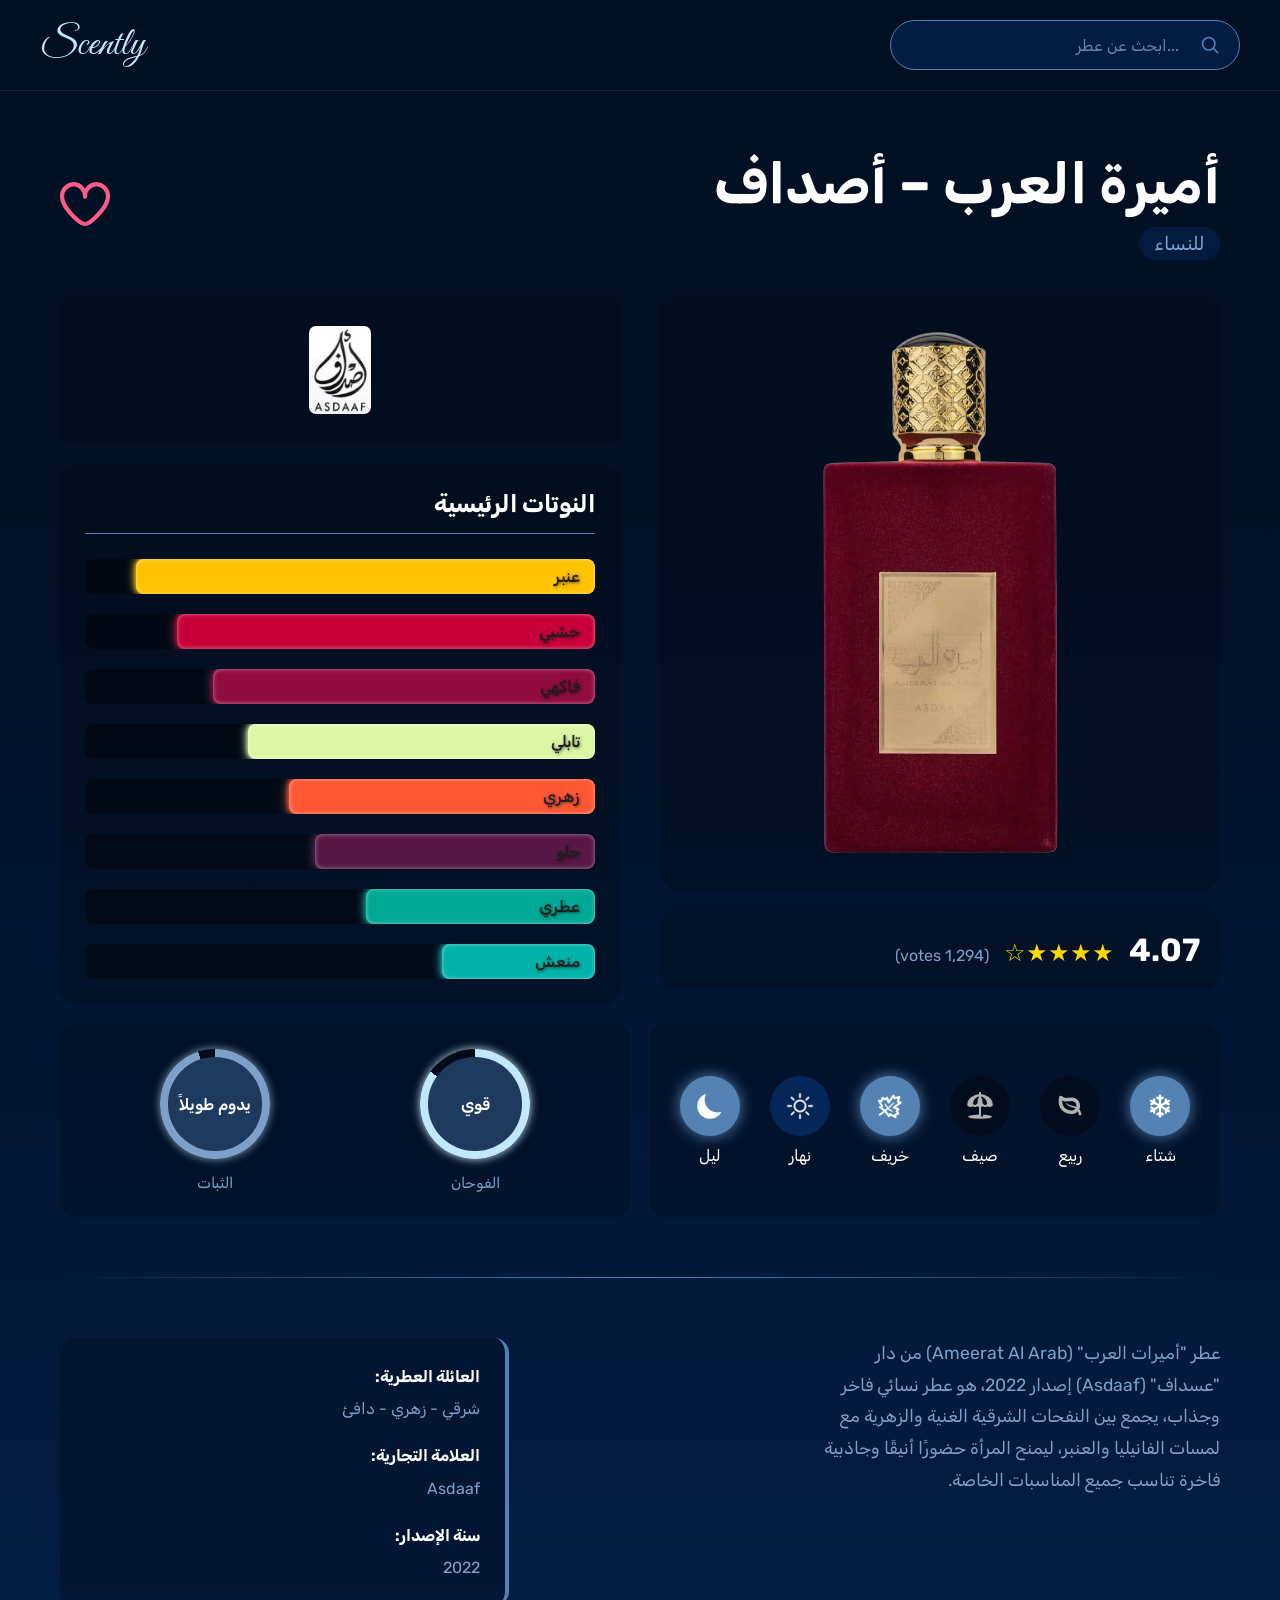
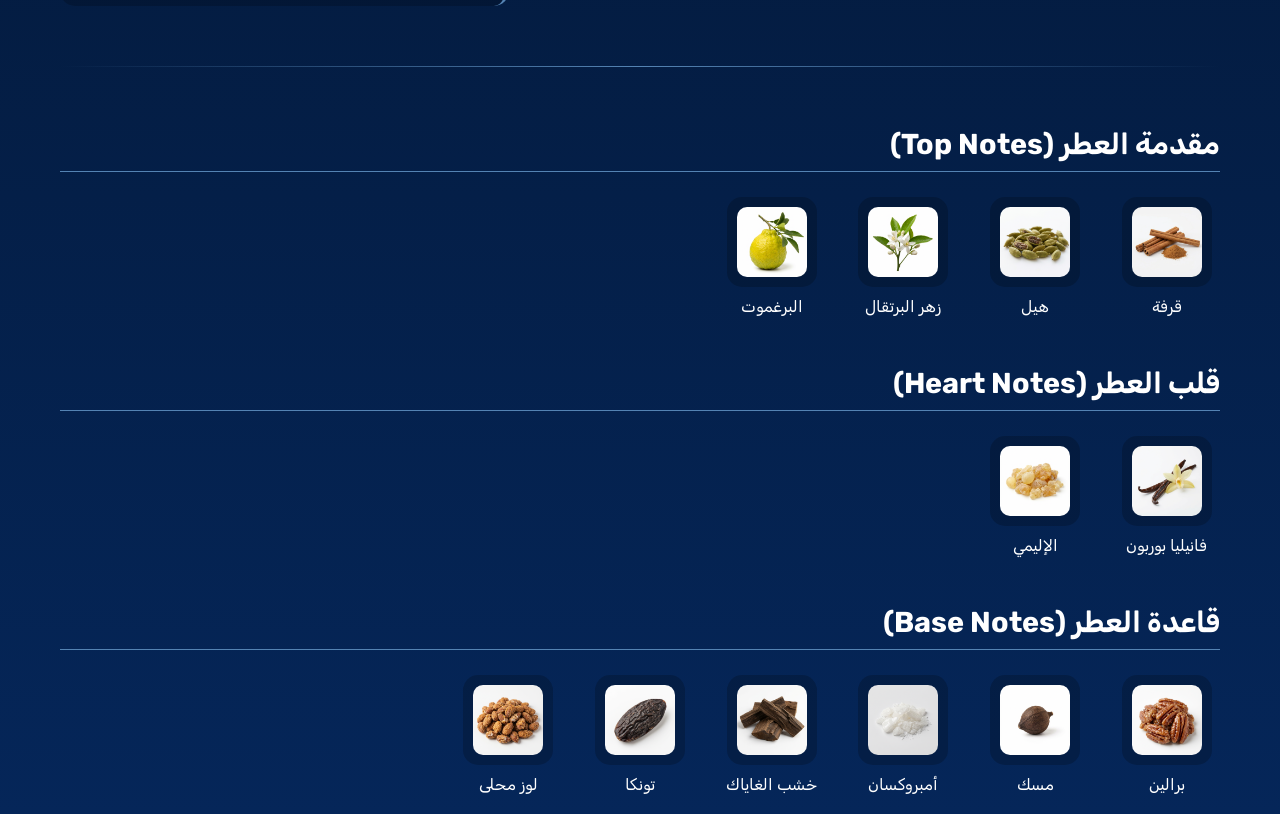
<file: Ameerat Al Arab.html>
<!DOCTYPE html>
<html lang="ar" dir="rtl">
<head>
    <meta charset="UTF-8">
    <meta name="viewport" content="width=device-width, initial-scale=1.0">
    <title>Ameerat Al Arab Asdaaf</title>
    <link rel="shortcut icon" href="icons/favicon.png" type="image/png">
    <link rel="preconnect" href="https://fonts.googleapis.com">
    <link rel="preconnect" href="https://fonts.gstatic.com" crossorigin>
    <link href="https://fonts.googleapis.com/css2?family=Great+Vibes&family=Rubik:ital,wght@0,300..900;1,300..900&display=swap" rel="stylesheet">
    <link rel="stylesheet" href="css/details-style.css">
</head>
<body>

    <!-- 1. Top Bar -->
<header class="top-bar">
    <!-- 1. Search bar is now on the right -->
  <!-- استبدل هذا القسم بالكامل في كل الصفحات -->
<div class="search-bar-container">
    <svg class="search-icon" viewBox="0 0 24 24" fill="none" xmlns="http://www.w3.org/2000/svg">
        <path d="M15.7955 15.8111L21 21M18 10.5C18 14.6421 14.6421 18 10.5 18C6.35786 18 3 14.6421 3 10.5C3 6.35786 6.35786 3 10.5 3C14.6421 3 18 6.35786 18 10.5Z" stroke="currentColor" stroke-width="2" stroke-linecap="round" stroke-linejoin="round"/>
    </svg>
    <input type="search" class="search-input" id="global-search-input" placeholder="...ابحث عن عطر">
    
    <!-- The new dynamic dropdown for results -->
    <div class="search-results-dropdown" id="search-results"></div>
</div>

    <!-- 2. Logo is now on the left -->
    <a href="index.html" class="logo">Scently</a>
</header>

    <div class="page-container">
        <!-- 2. Fragrance Name Section -->
        <section class="title-section">
            <div class="title-text">
                <h1>أميرة العرب – أصداف</h1>
                <span class="fragrance-category">للنساء</span>
            </div>
            <div class="heart-container" title="Like">
                <input type="checkbox" class="checkbox" id="Give-It-An-Id">
                <div class="svg-container">
                    <svg viewBox="0 0 24 24" class="svg-outline" xmlns="http://www.w3.org/2000/svg">
                        <path d="M17.5,1.917a6.4,6.4,0,0,0-5.5,3.3,6.4,6.4,0,0,0-5.5-3.3A6.8,6.8,0,0,0,0,8.967c0,4.547,4.786,9.513,8.8,12.88a4.974,4.974,0,0,0,6.4,0C19.214,18.48,24,13.514,24,8.967A6.8,6.8,0,0,0,17.5,1.917Zm-3.585,18.4a2.973,2.973,0,0,1-3.83,0C4.947,16.006,2,11.87,2,8.967a4.8,4.8,0,0,1,4.5-5.05A4.8,4.8,0,0,1,11,8.967a1,1,0,0,0,2,0,4.8,4.8,0,0,1,4.5-5.05A4.8,4.8,0,0,1,22,8.967C22,11.87,19.053,16.006,13.915,20.313Z"></path>
                    </svg>
                    <svg viewBox="0 0 24 24" class="svg-filled" xmlns="http://www.w3.org/2000/svg">
                        <path d="M17.5,1.917a6.4,6.4,0,0,0-5.5,3.3,6.4,6.4,0,0,0-5.5-3.3A6.8,6.8,0,0,0,0,8.967c0,4.547,4.786,9.513,8.8,12.88a4.974,4.974,0,0,0,6.4,0C19.214,18.48,24,13.514,24,8.967A6.8,6.8,0,0,0,17.5,1.917Z"></path>
                    </svg>
                    <svg class="svg-celebrate" width="100" height="100" xmlns="http://www.w3.org/2000/svg"><polygon points="10,10 20,20"></polygon><polygon points="10,50 20,50"></polygon><polygon points="20,80 30,70"></polygon><polygon points="90,10 80,20"></polygon><polygon points="90,50 80,50"></polygon><polygon points="80,80 70,70"></polygon></svg>
                </div>
            </div>
        </section>

        <!-- 3. Main Data Section -->
        <main class="main-data-section">
            <!-- Right Side -->
            <div class="right-side">
                <div class="fragrance-image-container">
                    <img src="images/perfumes/femaleDupes/Ameerat Al Arab Asdaaf.png" alt="Ameerat Al Arab">
                </div>
                <div class="fragrance-main-rating">
                    <div class="rating-score">4.07</div>
                    <div class="rating-stars">★★★★☆</div>
                    <div class="rating-count">(1,294 votes)</div>
                </div>
            </div>

            <!-- Left Side -->
            <div class="left-side">
                <div class="brand-logo-container">
                    <img src="images/logo/Asdaaf.jpg" alt="Asdaaf Logo">
                </div>

                <div class="main-notes-container">
    <h3>النوتات الرئيسية</h3>
    <div class="notes-grid-sliders">
        <!-- 1. Amber -->
        <div class="note-slider" style="--percentage: 90%; --color: #FFC300;">
            <div class="slider-track">
                <div class="slider-fill">
                    <span class="note-name">عنبر</span>
                </div>
            </div>
        </div>
        <!-- 2. Woody -->
        <div class="note-slider" style="--percentage: 82%; --color: #C70039;">
            <div class="slider-track">
                <div class="slider-fill">
                    <span class="note-name">خشبي</span>
                </div>
            </div>
        </div>
        <!-- 3. Fruity -->
        <div class="note-slider" style="--percentage: 75%; --color: #900C3F;">
            <div class="slider-track">
                <div class="slider-fill">
                    <span class="note-name">فاكهي</span>
                </div>
            </div>
        </div>
        <!-- 4. Spicy -->
        <div class="note-slider" style="--percentage: 68%; --color: #DAF7A6;">
            <div class="slider-track">
                <div class="slider-fill">
                    <span class="note-name">تابلي</span>
                </div>
            </div>
        </div>
        <!-- 5. Floral -->
        <div class="note-slider" style="--percentage: 60%; --color: #FF5733;">
            <div class="slider-track">
                <div class="slider-fill">
                    <span class="note-name">زهري</span>
                </div>
            </div>
        </div>
        <!-- 6. Sweet -->
        <div class="note-slider" style="--percentage: 55%; --color: #581845;">
            <div class="slider-track">
                <div class="slider-fill">
                    <span class="note-name">حلو</span>
                </div>
            </div>
        </div>
        <!-- 7. Aromatic -->
        <div class="note-slider" style="--percentage: 45%; --color: #00A896;">
            <div class="slider-track">
                <div class="slider-fill">
                    <span class="note-name">عطري</span>
                </div>
            </div>
        </div>
        <!-- 8. Fresh -->
        <div class="note-slider" style="--percentage: 30%; --color: #00B2A9;">
            <div class="slider-track">
                <div class="slider-fill">
                    <span class="note-name">منعش</span>
                </div>
            </div>
        </div>
    </div>
</div>
                
            </div>
        </main>

        <section class="full-width-stats-section">
    <div class="stats-wrapper">
        <div class="occasions-container">
            <div class="occasion-item">
                <div class="icon-wrapper high"><img src="icons/winter.png" alt="Winter"></div>
                <span>شتاء</span>
            </div>
            <div class="occasion-item">
                <div class="icon-wrapper low"><img src="icons/spring.png" alt="Spring"></div>
                <span>ربيع</span>
            </div>
            <div class="occasion-item">
                <div class="icon-wrapper low"><img src="icons/summer.png" alt="Summer"></div>
                <span>صيف</span>
            </div>
            <div class="occasion-item">
                <div class="icon-wrapper high"><img src="icons/autumn.png" alt="Autumn"></div>
                <span>خريف</span>
            </div>
            <div class="occasion-item">
                <div class="icon-wrapper medium"><img src="icons/day.png" alt="Day"></div>
                <span>نهار</span>
            </div>
            <div class="occasion-item">
                <div class="icon-wrapper high"><img src="icons/night.png" alt="Night"></div>
                <span>ليل</span>
            </div>
        </div>

        <!-- THE NEW PERFORMANCE CONTAINER -->
        <div class="performance-container">
            <div class="performance-item">
                <div class="circular-progress" style="--value: 85; --color: #C1E8FF;">
                    <span class="progress-value">قوي</span>
                </div>
                <span class="performance-label">الفوحان</span>
            </div>
            <div class="performance-item">
                <div class="circular-progress" style="--value: 95; --color: #7DA0CA;">
                    <span class="progress-value">يدوم طويلاً</span>
                </div>
                <span class="performance-label">الثبات</span>
            </div>
        </div>
    </div>
</section>

        <!-- 4. Separator & Description -->
        <hr class="section-separator">

<section class="description-section">
    <!-- 1. The Main Description Content -->
    <div class="description-content">
        <p class="intro-paragraph">
            عطر "أميرات العرب" (Ameerat Al Arab) من دار "عسداف" (Asdaaf) إصدار 2022، هو عطر نسائي فاخر وجذاب، يجمع بين النفحات الشرقية الغنية والزهرية مع لمسات الفانيليا والعنبر، ليمنح المرأة حضورًا أنيقًا وجاذبية فاخرة تناسب جميع المناسبات الخاصة.
        </p>
    </div>

    <!-- 2. The Quick Facts / Meta Box -->
    <div class="perfumer-details">
        <div class="meta-item">
            <strong>العائلة العطرية:</strong>
            <span>شرقي - زهري - دافئ</span>
        </div>
        <div class="meta-item">
            <strong>العلامة التجارية:</strong>
            <span>Asdaaf</span>
        </div>
        <div class="meta-item">
            <strong>سنة الإصدار:</strong>
            <span>2022</span>
        </div>
    </div>
</section>




<hr class="section-separator">


        <!-- Notes Breakdown Section -->
        <section class="notes-breakdown">
            <div class="notes-group">
                <h3>مقدمة العطر (Top Notes)</h3>
                <div class="notes-grid">

                    <div class="note-item">
                        <div class="note-image-container">
                            <img src="images/notes/Cinnamon.png" alt="Pear">
                        </div>
                        <span>قرفة</span>
                    </div>

                    <div class="note-item">
                        <div class="note-image-container">
                            <img src="images/notes/Cardamom.png" alt="Hazelnut">
                        </div>
                        <span>هيل</span>
                    </div>

                    <div class="note-item">
                        <div class="note-image-container">
                            <img src="images/notes/Orange Blossom.png" alt="Hazelnut">
                        </div>
                        <span>زهر البرتقال</span>
                    </div>

                    <div class="note-item">
                        <div class="note-image-container">
                            <img src="images/notes/Bergamot.png" alt="Hazelnut">
                        </div>
                        <span>البرغموت</span>
                    </div>

                    <!-- ... more notes ... -->
                </div>
            </div>
            <div class="notes-group">
                <h3>قلب العطر (Heart Notes)</h3>
               <div class="notes-grid">
                    <div class="note-item">
                        <div class="note-image-container">
                            <img src="images/notes/Bourbon Vanilla.png" alt="Pear">
                        </div>
                        <span>فانيليا بوربون</span>
                    </div>
                    <div class="note-item">
                        <div class="note-image-container">
                            <img src="images/notes/Elemi.png" alt="Hazelnut">
                        </div>
                        <span>الإليمي</span>
                    </div>
                    <!-- ... more notes ... -->
                </div>
            </div>
            <div class="notes-group">
                <h3>قاعدة العطر (Base Notes)</h3>
                <div class="notes-grid">

                    <div class="note-item">
                        <div class="note-image-container">
                            <img src="images/notes/Praline.png" alt="Pear">
                        </div>
                        <span>برالين</span>
                    </div>

                    <div class="note-item">
                        <div class="note-image-container">
                            <img src="images/notes/Musk.png" alt="Hazelnut">
                        </div>
                        <span>مسك</span>
                    </div>

                    <div class="note-item">
                        <div class="note-image-container">
                            <img src="images/notes/Ambroxan.png" alt="Pear">
                        </div>
                        <span>أمبروكسان</span>
                    </div>

                    <div class="note-item">
                        <div class="note-image-container">
                            <img src="images/notes/Guaiac wood.png" alt="Hazelnut">
                        </div>
                        <span>خشب الغاياك</span>
                    </div>

                    <div class="note-item">
                        <div class="note-image-container">
                            <img src="images/notes/Tonka.png" alt="Pear">
                        </div>
                        <span>تونكا</span>
                    </div>

                    <div class="note-item">
                        <div class="note-image-container">
                            <img src="images/notes/Candied Almond.png" alt="Hazelnut">
                        </div>
                        <span>لوز محلى</span>
                    </div>

                    <!-- ... more notes ... -->
                </div>
                <!-- ... base notes ... -->
            </div>
        </section>

    </div> <!-- End of Page Container -->
<script src="js/search.js"></script>
</body>
</html>
</file>
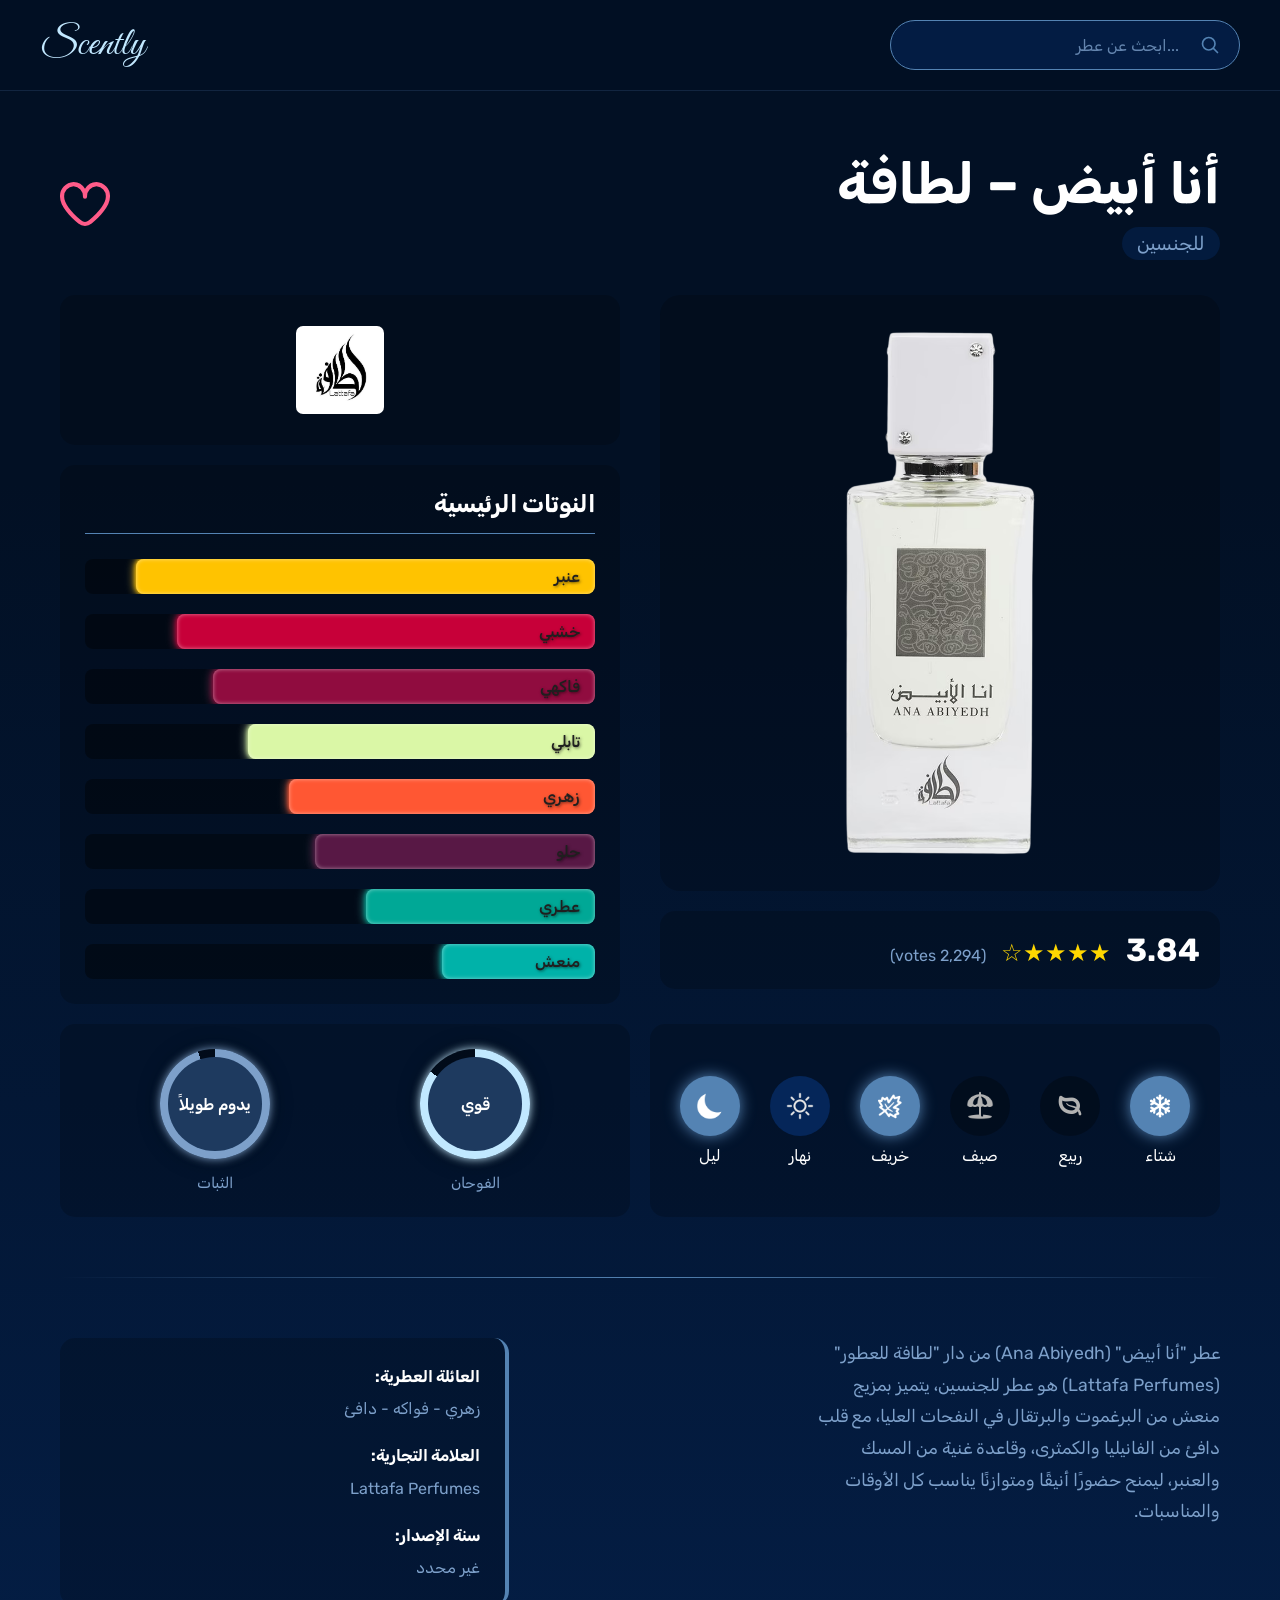
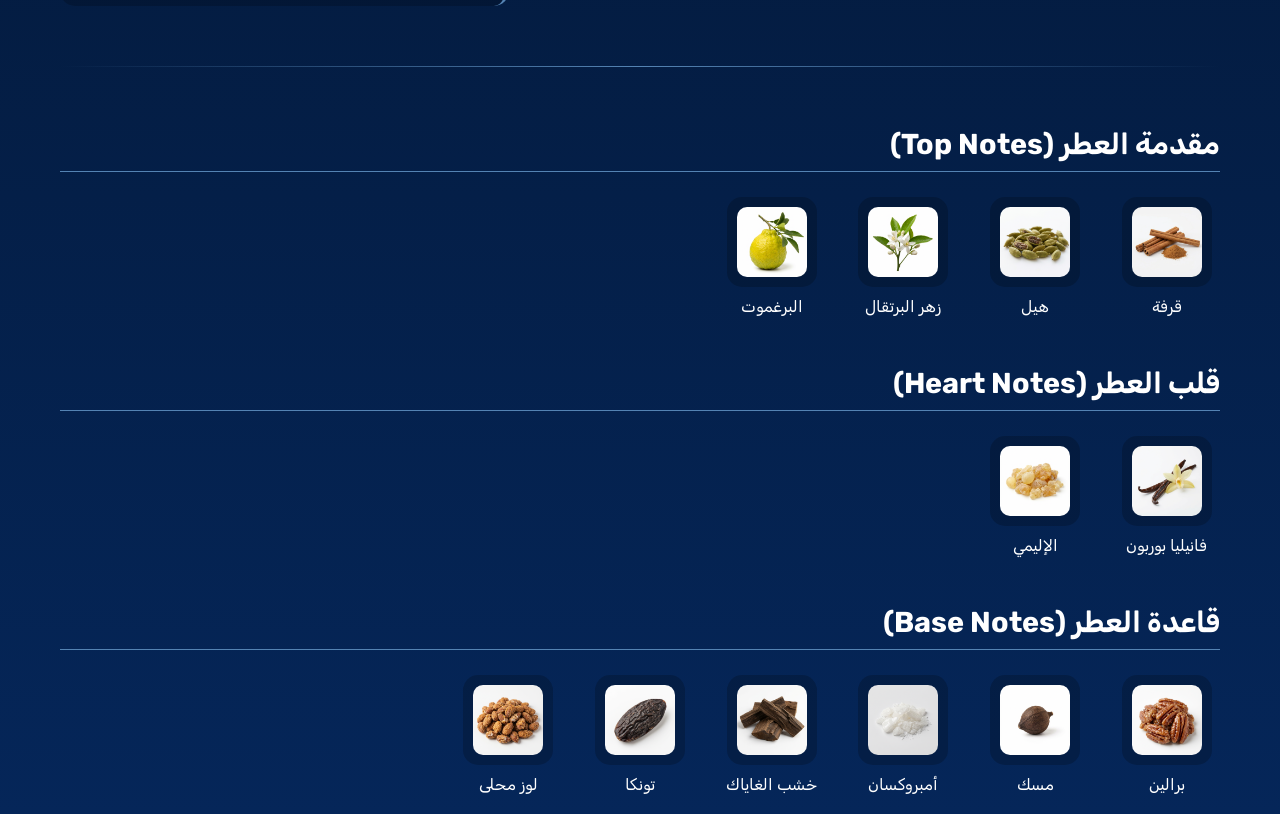
<file: Ana Abiyedh.html>
<!DOCTYPE html>
<html lang="ar" dir="rtl">
<head>
    <meta charset="UTF-8">
    <meta name="viewport" content="width=device-width, initial-scale=1.0">
    <title>Ana Abiyedh Lattafa Perfumes</title>
    <link rel="shortcut icon" href="icons/favicon.png" type="image/png">
    <link rel="preconnect" href="https://fonts.googleapis.com">
    <link rel="preconnect" href="https://fonts.gstatic.com" crossorigin>
    <link href="https://fonts.googleapis.com/css2?family=Great+Vibes&family=Rubik:ital,wght@0,300..900;1,300..900&display=swap" rel="stylesheet">
    <link rel="stylesheet" href="css/details-style.css">
</head>
<body>

    <!-- 1. Top Bar -->
<header class="top-bar">
    <!-- 1. Search bar is now on the right -->
<div class="search-bar-container">
    <svg class="search-icon" viewBox="0 0 24 24" fill="none" xmlns="http://www.w3.org/2000/svg">
        <path d="M15.7955 15.8111L21 21M18 10.5C18 14.6421 14.6421 18 10.5 18C6.35786 18 3 14.6421 3 10.5C3 6.35786 6.35786 3 10.5 3C14.6421 3 18 6.35786 18 10.5Z" stroke="currentColor" stroke-width="2" stroke-linecap="round" stroke-linejoin="round"/>
    </svg>
    <input type="search" class="search-input" id="global-search-input" placeholder="...ابحث عن عطر">
    
    <!-- The new dynamic dropdown for results -->
    <div class="search-results-dropdown" id="search-results"></div>
</div>

    <!-- 2. Logo is now on the left -->
    <a href="index.html" class="logo">Scently</a>
</header>

    <div class="page-container">
        <!-- 2. Fragrance Name Section -->
        <section class="title-section">
            <div class="title-text">
                <h1>أنا أبيض – لطافة</h1>
                <span class="fragrance-category">للجنسين</span>
            </div>
            <div class="heart-container" title="Like">
                <input type="checkbox" class="checkbox" id="Give-It-An-Id">
                <div class="svg-container">
                    <svg viewBox="0 0 24 24" class="svg-outline" xmlns="http://www.w3.org/2000/svg">
                        <path d="M17.5,1.917a6.4,6.4,0,0,0-5.5,3.3,6.4,6.4,0,0,0-5.5-3.3A6.8,6.8,0,0,0,0,8.967c0,4.547,4.786,9.513,8.8,12.88a4.974,4.974,0,0,0,6.4,0C19.214,18.48,24,13.514,24,8.967A6.8,6.8,0,0,0,17.5,1.917Zm-3.585,18.4a2.973,2.973,0,0,1-3.83,0C4.947,16.006,2,11.87,2,8.967a4.8,4.8,0,0,1,4.5-5.05A4.8,4.8,0,0,1,11,8.967a1,1,0,0,0,2,0,4.8,4.8,0,0,1,4.5-5.05A4.8,4.8,0,0,1,22,8.967C22,11.87,19.053,16.006,13.915,20.313Z"></path>
                    </svg>
                    <svg viewBox="0 0 24 24" class="svg-filled" xmlns="http://www.w3.org/2000/svg">
                        <path d="M17.5,1.917a6.4,6.4,0,0,0-5.5,3.3,6.4,6.4,0,0,0-5.5-3.3A6.8,6.8,0,0,0,0,8.967c0,4.547,4.786,9.513,8.8,12.88a4.974,4.974,0,0,0,6.4,0C19.214,18.48,24,13.514,24,8.967A6.8,6.8,0,0,0,17.5,1.917Z"></path>
                    </svg>
                    <svg class="svg-celebrate" width="100" height="100" xmlns="http://www.w3.org/2000/svg"><polygon points="10,10 20,20"></polygon><polygon points="10,50 20,50"></polygon><polygon points="20,80 30,70"></polygon><polygon points="90,10 80,20"></polygon><polygon points="90,50 80,50"></polygon><polygon points="80,80 70,70"></polygon></svg>
                </div>
            </div>
        </section>

        <!-- 3. Main Data Section -->
        <main class="main-data-section">
            <!-- Right Side -->
            <div class="right-side">
                <div class="fragrance-image-container">
                    <img src="images/perfumes/unisexDupes/Ana Abiyedh Lattafa Perfumes.png" alt="Ana Abiyedh">
                </div>
                <div class="fragrance-main-rating">
                    <div class="rating-score">3.84</div>
                    <div class="rating-stars">★★★★☆</div>
                    <div class="rating-count">(2,294 votes)</div>
                </div>
            </div>

            <!-- Left Side -->
            <div class="left-side">
                <div class="brand-logo-container">
                    <img src="images/logo/Lattafa.jpeg" alt="Lattafa Logo">
                </div>

                <div class="main-notes-container">
    <h3>النوتات الرئيسية</h3>
    <div class="notes-grid-sliders">
        <!-- 1. Amber -->
        <div class="note-slider" style="--percentage: 90%; --color: #FFC300;">
            <div class="slider-track">
                <div class="slider-fill">
                    <span class="note-name">عنبر</span>
                </div>
            </div>
        </div>
        <!-- 2. Woody -->
        <div class="note-slider" style="--percentage: 82%; --color: #C70039;">
            <div class="slider-track">
                <div class="slider-fill">
                    <span class="note-name">خشبي</span>
                </div>
            </div>
        </div>
        <!-- 3. Fruity -->
        <div class="note-slider" style="--percentage: 75%; --color: #900C3F;">
            <div class="slider-track">
                <div class="slider-fill">
                    <span class="note-name">فاكهي</span>
                </div>
            </div>
        </div>
        <!-- 4. Spicy -->
        <div class="note-slider" style="--percentage: 68%; --color: #DAF7A6;">
            <div class="slider-track">
                <div class="slider-fill">
                    <span class="note-name">تابلي</span>
                </div>
            </div>
        </div>
        <!-- 5. Floral -->
        <div class="note-slider" style="--percentage: 60%; --color: #FF5733;">
            <div class="slider-track">
                <div class="slider-fill">
                    <span class="note-name">زهري</span>
                </div>
            </div>
        </div>
        <!-- 6. Sweet -->
        <div class="note-slider" style="--percentage: 55%; --color: #581845;">
            <div class="slider-track">
                <div class="slider-fill">
                    <span class="note-name">حلو</span>
                </div>
            </div>
        </div>
        <!-- 7. Aromatic -->
        <div class="note-slider" style="--percentage: 45%; --color: #00A896;">
            <div class="slider-track">
                <div class="slider-fill">
                    <span class="note-name">عطري</span>
                </div>
            </div>
        </div>
        <!-- 8. Fresh -->
        <div class="note-slider" style="--percentage: 30%; --color: #00B2A9;">
            <div class="slider-track">
                <div class="slider-fill">
                    <span class="note-name">منعش</span>
                </div>
            </div>
        </div>
    </div>
</div>
            
            </div>
        </main>

        <section class="full-width-stats-section">
    <div class="stats-wrapper">
        <div class="occasions-container">
            <div class="occasion-item">
                <div class="icon-wrapper high"><img src="icons/winter.png" alt="Winter"></div>
                <span>شتاء</span>
            </div>
            <div class="occasion-item">
                <div class="icon-wrapper low"><img src="icons/spring.png" alt="Spring"></div>
                <span>ربيع</span>
            </div>
            <div class="occasion-item">
                <div class="icon-wrapper low"><img src="icons/summer.png" alt="Summer"></div>
                <span>صيف</span>
            </div>
            <div class="occasion-item">
                <div class="icon-wrapper high"><img src="icons/autumn.png" alt="Autumn"></div>
                <span>خريف</span>
            </div>
            <div class="occasion-item">
                <div class="icon-wrapper medium"><img src="icons/day.png" alt="Day"></div>
                <span>نهار</span>
            </div>
            <div class="occasion-item">
                <div class="icon-wrapper high"><img src="icons/night.png" alt="Night"></div>
                <span>ليل</span>
            </div>
        </div>

        <!-- THE NEW PERFORMANCE CONTAINER -->
        <div class="performance-container">
            <div class="performance-item">
                <div class="circular-progress" style="--value: 85; --color: #C1E8FF;">
                    <span class="progress-value">قوي</span>
                </div>
                <span class="performance-label">الفوحان</span>
            </div>
            <div class="performance-item">
                <div class="circular-progress" style="--value: 95; --color: #7DA0CA;">
                    <span class="progress-value">يدوم طويلاً</span>
                </div>
                <span class="performance-label">الثبات</span>
            </div>
        </div>
    </div>
</section>

        <!-- 4. Separator & Description -->
        <hr class="section-separator">

        <!-- استبدل هذا القسم بالكامل -->
<section class="description-section">
    <!-- 1. The Main Description Content -->
    <div class="description-content">
        <p class="intro-paragraph">
            عطر "أنا أبيض" (Ana Abiyedh) من دار "لطافة للعطور" (Lattafa Perfumes) هو عطر للجنسين، يتميز بمزيج منعش من البرغموت والبرتقال في النفحات العليا، مع قلب دافئ من الفانيليا والكمثرى، وقاعدة غنية من المسك والعنبر، ليمنح حضورًا أنيقًا ومتوازنًا يناسب كل الأوقات والمناسبات.
        </p>
    </div>

    <!-- 2. The Quick Facts / Meta Box -->
    <div class="perfumer-details">
        <div class="meta-item">
            <strong>العائلة العطرية:</strong>
            <span>زهري - فواكه - دافئ</span>
        </div>
        <div class="meta-item">
            <strong>العلامة التجارية:</strong>
            <span>Lattafa Perfumes</span>
        </div>
        <div class="meta-item">
            <strong>سنة الإصدار:</strong>
            <span>غير محدد</span>
        </div>
    </div>
</section>





<hr class="section-separator">


        <!-- Notes Breakdown Section -->
        <section class="notes-breakdown">
            <div class="notes-group">
                <h3>مقدمة العطر (Top Notes)</h3>
                <div class="notes-grid">

                    <div class="note-item">
                        <div class="note-image-container">
                            <img src="images/notes/Cinnamon.png" alt="Pear">
                        </div>
                        <span>قرفة</span>
                    </div>

                    <div class="note-item">
                        <div class="note-image-container">
                            <img src="images/notes/Cardamom.png" alt="Hazelnut">
                        </div>
                        <span>هيل</span>
                    </div>

                    <div class="note-item">
                        <div class="note-image-container">
                            <img src="images/notes/Orange Blossom.png" alt="Hazelnut">
                        </div>
                        <span>زهر البرتقال</span>
                    </div>

                    <div class="note-item">
                        <div class="note-image-container">
                            <img src="images/notes/Bergamot.png" alt="Hazelnut">
                        </div>
                        <span>البرغموت</span>
                    </div>

                    <!-- ... more notes ... -->
                </div>
            </div>
            <div class="notes-group">
                <h3>قلب العطر (Heart Notes)</h3>
               <div class="notes-grid">
                    <div class="note-item">
                        <div class="note-image-container">
                            <img src="images/notes/Bourbon Vanilla.png" alt="Pear">
                        </div>
                        <span>فانيليا بوربون</span>
                    </div>
                    <div class="note-item">
                        <div class="note-image-container">
                            <img src="images/notes/Elemi.png" alt="Hazelnut">
                        </div>
                        <span>الإليمي</span>
                    </div>
                    <!-- ... more notes ... -->
                </div>
            </div>
            <div class="notes-group">
                <h3>قاعدة العطر (Base Notes)</h3>
                <div class="notes-grid">

                    <div class="note-item">
                        <div class="note-image-container">
                            <img src="images/notes/Praline.png" alt="Pear">
                        </div>
                        <span>برالين</span>
                    </div>

                    <div class="note-item">
                        <div class="note-image-container">
                            <img src="images/notes/Musk.png" alt="Hazelnut">
                        </div>
                        <span>مسك</span>
                    </div>

                    <div class="note-item">
                        <div class="note-image-container">
                            <img src="images/notes/Ambroxan.png" alt="Pear">
                        </div>
                        <span>أمبروكسان</span>
                    </div>

                    <div class="note-item">
                        <div class="note-image-container">
                            <img src="images/notes/Guaiac wood.png" alt="Hazelnut">
                        </div>
                        <span>خشب الغاياك</span>
                    </div>

                    <div class="note-item">
                        <div class="note-image-container">
                            <img src="images/notes/Tonka.png" alt="Pear">
                        </div>
                        <span>تونكا</span>
                    </div>

                    <div class="note-item">
                        <div class="note-image-container">
                            <img src="images/notes/Candied Almond.png" alt="Hazelnut">
                        </div>
                        <span>لوز محلى</span>
                    </div>

                    <!-- ... more notes ... -->
                </div>
                <!-- ... base notes ... -->
            </div>
        </section>

    </div> <!-- End of Page Container -->
<script src="js/search.js"></script>
</body>
</html>
</file>
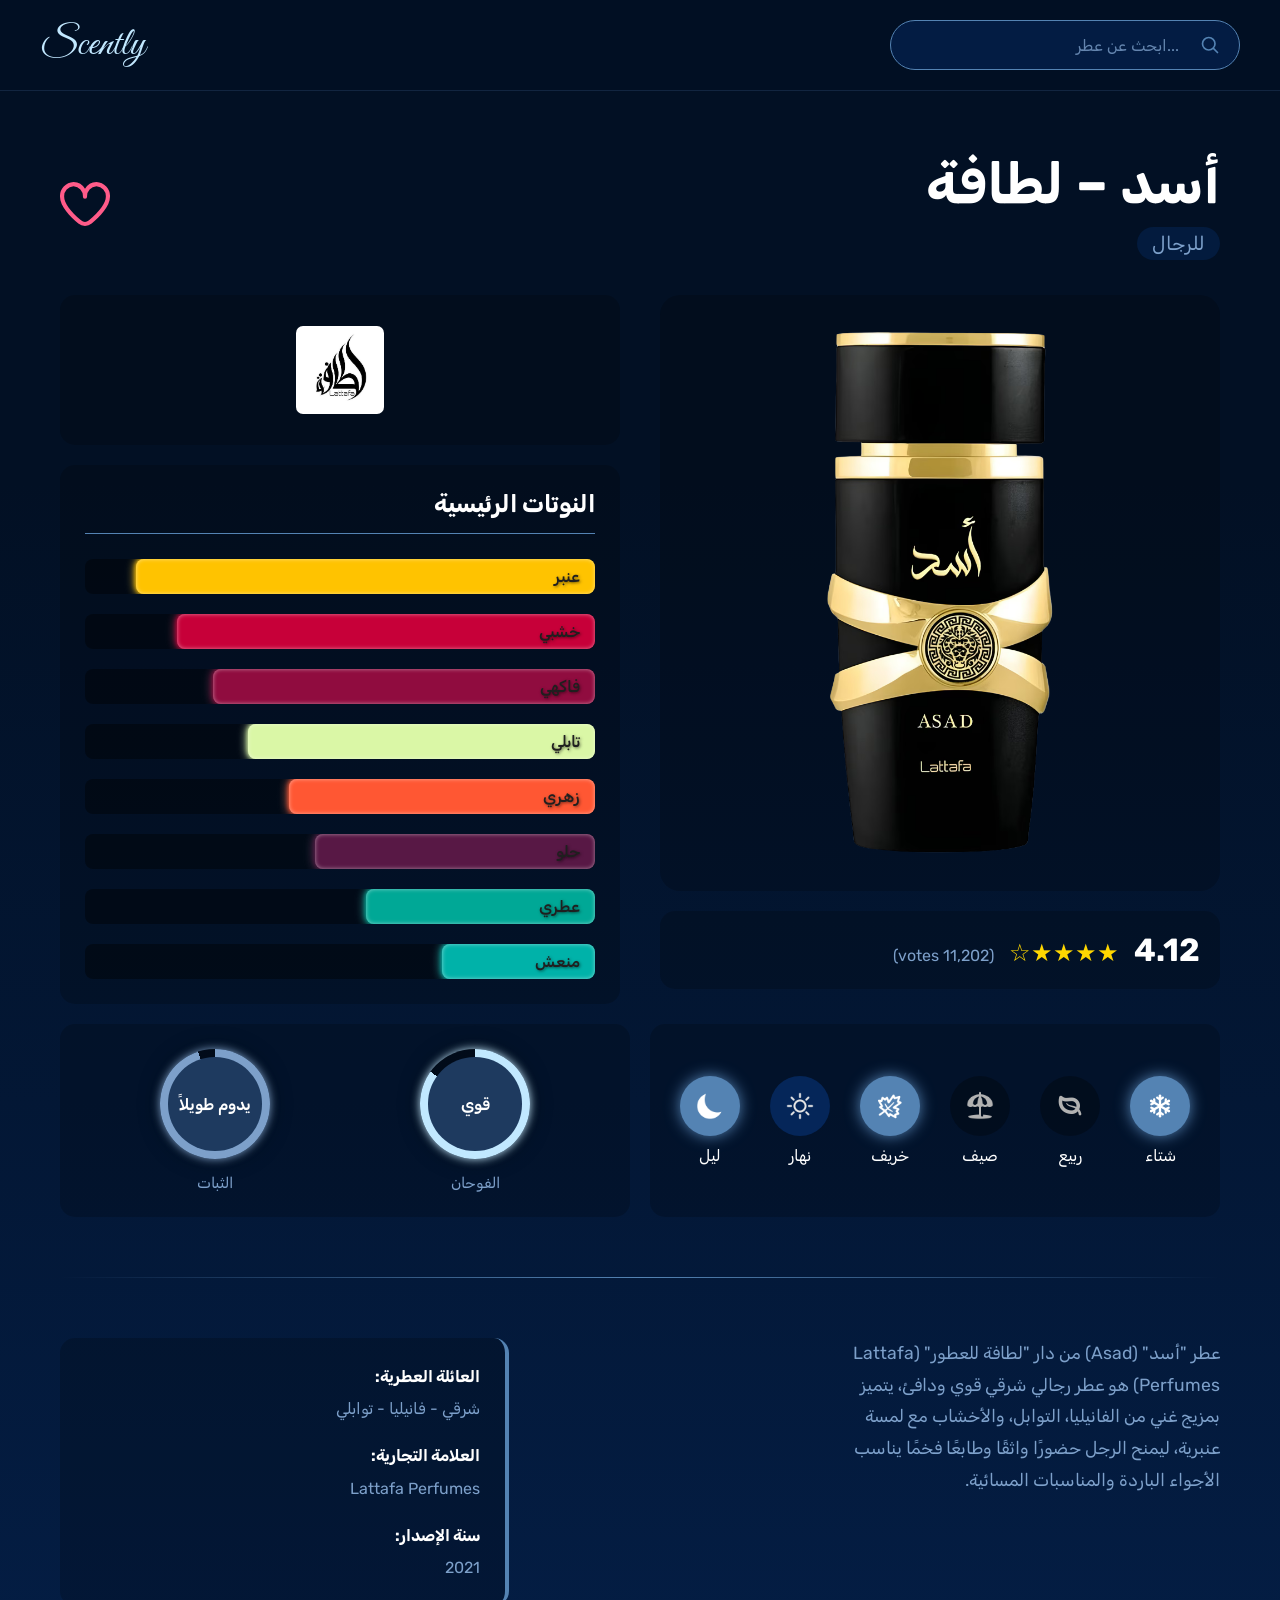
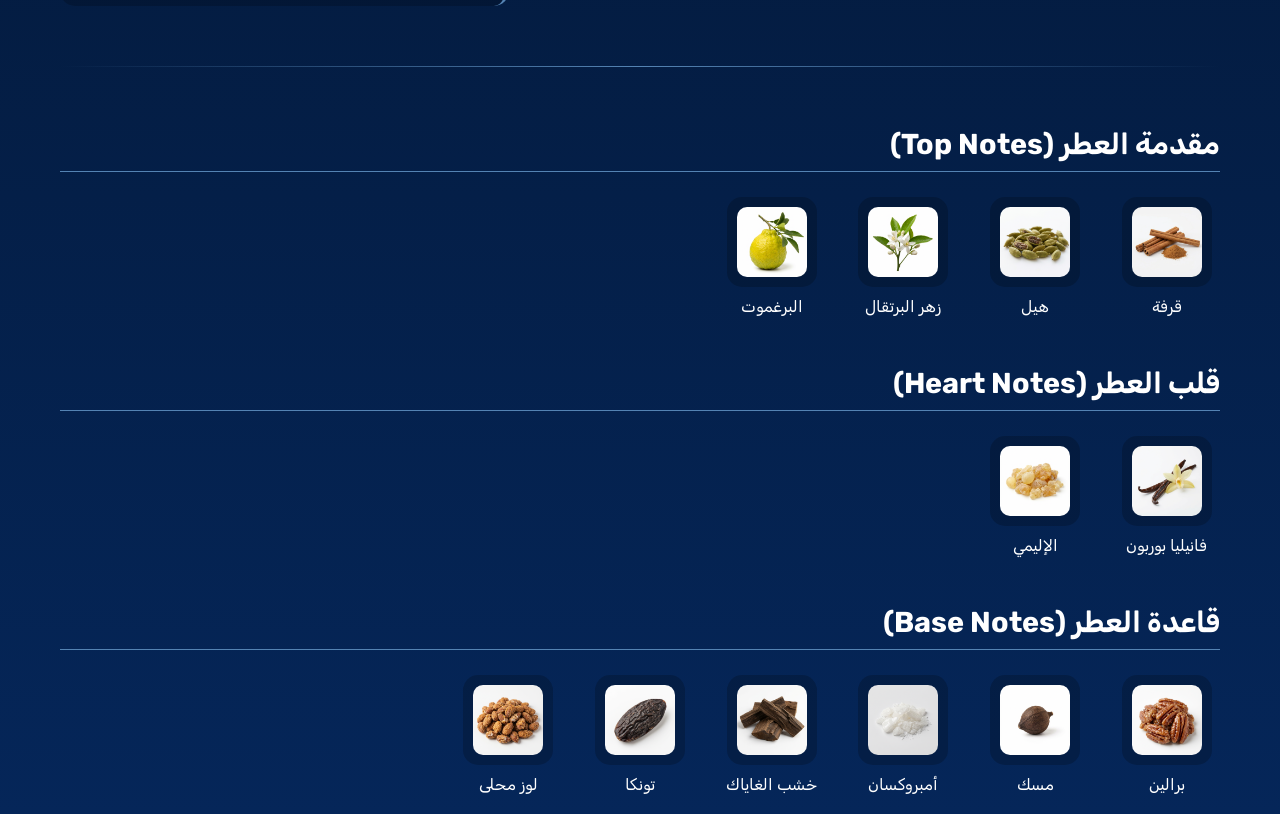
<file: Asad.html>
<!DOCTYPE html>
<html lang="ar" dir="rtl">
<head>
    <meta charset="UTF-8">
    <meta name="viewport" content="width=device-width, initial-scale=1.0">
    <title>Asad Lattafa Perfumes</title>
    <link rel="shortcut icon" href="icons/favicon.png" type="image/png">
    <link rel="preconnect" href="https://fonts.googleapis.com">
    <link rel="preconnect" href="https://fonts.gstatic.com" crossorigin>
    <link href="https://fonts.googleapis.com/css2?family=Great+Vibes&family=Rubik:ital,wght@0,300..900;1,300..900&display=swap" rel="stylesheet">
    <link rel="stylesheet" href="css/details-style.css">
</head>
<body>

    <!-- 1. Top Bar -->
<header class="top-bar">
    <!-- 1. Search bar is now on the right -->
<div class="search-bar-container">
    <svg class="search-icon" viewBox="0 0 24 24" fill="none" xmlns="http://www.w3.org/2000/svg">
        <path d="M15.7955 15.8111L21 21M18 10.5C18 14.6421 14.6421 18 10.5 18C6.35786 18 3 14.6421 3 10.5C3 6.35786 6.35786 3 10.5 3C14.6421 3 18 6.35786 18 10.5Z" stroke="currentColor" stroke-width="2" stroke-linecap="round" stroke-linejoin="round"/>
    </svg>
    <input type="search" class="search-input" id="global-search-input" placeholder="...ابحث عن عطر">
    
    <!-- The new dynamic dropdown for results -->
    <div class="search-results-dropdown" id="search-results"></div>
</div>

    <!-- 2. Logo is now on the left -->
    <a href="index.html" class="logo">Scently</a>
</header>

    <div class="page-container">
        <!-- 2. Fragrance Name Section -->
        <section class="title-section">
            <div class="title-text">
                <h1>أسد – لطافة</h1>
                <span class="fragrance-category">للرجال</span>
            </div>
            <div class="heart-container" title="Like">
                <input type="checkbox" class="checkbox" id="Give-It-An-Id">
                <div class="svg-container">
                    <svg viewBox="0 0 24 24" class="svg-outline" xmlns="http://www.w3.org/2000/svg">
                        <path d="M17.5,1.917a6.4,6.4,0,0,0-5.5,3.3,6.4,6.4,0,0,0-5.5-3.3A6.8,6.8,0,0,0,0,8.967c0,4.547,4.786,9.513,8.8,12.88a4.974,4.974,0,0,0,6.4,0C19.214,18.48,24,13.514,24,8.967A6.8,6.8,0,0,0,17.5,1.917Zm-3.585,18.4a2.973,2.973,0,0,1-3.83,0C4.947,16.006,2,11.87,2,8.967a4.8,4.8,0,0,1,4.5-5.05A4.8,4.8,0,0,1,11,8.967a1,1,0,0,0,2,0,4.8,4.8,0,0,1,4.5-5.05A4.8,4.8,0,0,1,22,8.967C22,11.87,19.053,16.006,13.915,20.313Z"></path>
                    </svg>
                    <svg viewBox="0 0 24 24" class="svg-filled" xmlns="http://www.w3.org/2000/svg">
                        <path d="M17.5,1.917a6.4,6.4,0,0,0-5.5,3.3,6.4,6.4,0,0,0-5.5-3.3A6.8,6.8,0,0,0,0,8.967c0,4.547,4.786,9.513,8.8,12.88a4.974,4.974,0,0,0,6.4,0C19.214,18.48,24,13.514,24,8.967A6.8,6.8,0,0,0,17.5,1.917Z"></path>
                    </svg>
                    <svg class="svg-celebrate" width="100" height="100" xmlns="http://www.w3.org/2000/svg"><polygon points="10,10 20,20"></polygon><polygon points="10,50 20,50"></polygon><polygon points="20,80 30,70"></polygon><polygon points="90,10 80,20"></polygon><polygon points="90,50 80,50"></polygon><polygon points="80,80 70,70"></polygon></svg>
                </div>
            </div>
        </section>

        <!-- 3. Main Data Section -->
        <main class="main-data-section">
            <!-- Right Side -->
            <div class="right-side">
                <div class="fragrance-image-container">
                    <img src="images/perfumes/maleDupes/Asad Lattafa Perfumes.png" alt="Asad">
                </div>
                <div class="fragrance-main-rating">
                    <div class="rating-score">4.12</div>
                    <div class="rating-stars">★★★★☆</div>
                    <div class="rating-count">(11,202 votes)</div>
                </div>
            </div>

            <!-- Left Side -->
            <div class="left-side">
                <div class="brand-logo-container">
                    <img src="images/logo/Lattafa.jpeg" alt="Lattafa     Logo">
                </div>

                <div class="main-notes-container">
    <h3>النوتات الرئيسية</h3>
    <div class="notes-grid-sliders">
        <!-- 1. Amber -->
        <div class="note-slider" style="--percentage: 90%; --color: #FFC300;">
            <div class="slider-track">
                <div class="slider-fill">
                    <span class="note-name">عنبر</span>
                </div>
            </div>
        </div>
        <!-- 2. Woody -->
        <div class="note-slider" style="--percentage: 82%; --color: #C70039;">
            <div class="slider-track">
                <div class="slider-fill">
                    <span class="note-name">خشبي</span>
                </div>
            </div>
        </div>
        <!-- 3. Fruity -->
        <div class="note-slider" style="--percentage: 75%; --color: #900C3F;">
            <div class="slider-track">
                <div class="slider-fill">
                    <span class="note-name">فاكهي</span>
                </div>
            </div>
        </div>
        <!-- 4. Spicy -->
        <div class="note-slider" style="--percentage: 68%; --color: #DAF7A6;">
            <div class="slider-track">
                <div class="slider-fill">
                    <span class="note-name">تابلي</span>
                </div>
            </div>
        </div>
        <!-- 5. Floral -->
        <div class="note-slider" style="--percentage: 60%; --color: #FF5733;">
            <div class="slider-track">
                <div class="slider-fill">
                    <span class="note-name">زهري</span>
                </div>
            </div>
        </div>
        <!-- 6. Sweet -->
        <div class="note-slider" style="--percentage: 55%; --color: #581845;">
            <div class="slider-track">
                <div class="slider-fill">
                    <span class="note-name">حلو</span>
                </div>
            </div>
        </div>
        <!-- 7. Aromatic -->
        <div class="note-slider" style="--percentage: 45%; --color: #00A896;">
            <div class="slider-track">
                <div class="slider-fill">
                    <span class="note-name">عطري</span>
                </div>
            </div>
        </div>
        <!-- 8. Fresh -->
        <div class="note-slider" style="--percentage: 30%; --color: #00B2A9;">
            <div class="slider-track">
                <div class="slider-fill">
                    <span class="note-name">منعش</span>
                </div>
            </div>
        </div>
    </div>
</div>
                
            </div>
        </main>

        <section class="full-width-stats-section">
    <div class="stats-wrapper">
        <div class="occasions-container">
            <div class="occasion-item">
                <div class="icon-wrapper high"><img src="icons/winter.png" alt="Winter"></div>
                <span>شتاء</span>
            </div>
            <div class="occasion-item">
                <div class="icon-wrapper low"><img src="icons/spring.png" alt="Spring"></div>
                <span>ربيع</span>
            </div>
            <div class="occasion-item">
                <div class="icon-wrapper low"><img src="icons/summer.png" alt="Summer"></div>
                <span>صيف</span>
            </div>
            <div class="occasion-item">
                <div class="icon-wrapper high"><img src="icons/autumn.png" alt="Autumn"></div>
                <span>خريف</span>
            </div>
            <div class="occasion-item">
                <div class="icon-wrapper medium"><img src="icons/day.png" alt="Day"></div>
                <span>نهار</span>
            </div>
            <div class="occasion-item">
                <div class="icon-wrapper high"><img src="icons/night.png" alt="Night"></div>
                <span>ليل</span>
            </div>
        </div>

        <!-- THE NEW PERFORMANCE CONTAINER -->
        <div class="performance-container">
            <div class="performance-item">
                <div class="circular-progress" style="--value: 85; --color: #C1E8FF;">
                    <span class="progress-value">قوي</span>
                </div>
                <span class="performance-label">الفوحان</span>
            </div>
            <div class="performance-item">
                <div class="circular-progress" style="--value: 95; --color: #7DA0CA;">
                    <span class="progress-value">يدوم طويلاً</span>
                </div>
                <span class="performance-label">الثبات</span>
            </div>
        </div>
    </div>
</section>

        <!-- 4. Separator & Description -->
        <hr class="section-separator">

        <!-- استبدل هذا القسم بالكامل -->
<section class="description-section">
    <!-- 1. The Main Description Content -->
    <div class="description-content">
        <p class="intro-paragraph">
            عطر "أسد" (Asad) من دار "لطافة للعطور" (Lattafa Perfumes) هو عطر رجالي شرقي قوي ودافئ، يتميز بمزيج غني من الفانيليا، التوابل، والأخشاب مع لمسة عنبرية، ليمنح الرجل حضورًا واثقًا وطابعًا فخمًا يناسب الأجواء الباردة والمناسبات المسائية.
        </p>
    </div>

    <!-- 2. The Quick Facts / Meta Box -->
    <div class="perfumer-details">
        <div class="meta-item">
            <strong>العائلة العطرية:</strong>
            <span>شرقي - فانيليا - توابلي</span>
        </div>
        <div class="meta-item">
            <strong>العلامة التجارية:</strong>
            <span>Lattafa Perfumes</span>
        </div>
        <div class="meta-item">
            <strong>سنة الإصدار:</strong>
            <span>2021</span>
        </div>
    </div>
</section>



<hr class="section-separator">


        <!-- Notes Breakdown Section -->
        <section class="notes-breakdown">
            <div class="notes-group">
                <h3>مقدمة العطر (Top Notes)</h3>
                <div class="notes-grid">

                    <div class="note-item">
                        <div class="note-image-container">
                            <img src="images/notes/Cinnamon.png" alt="Pear">
                        </div>
                        <span>قرفة</span>
                    </div>

                    <div class="note-item">
                        <div class="note-image-container">
                            <img src="images/notes/Cardamom.png" alt="Hazelnut">
                        </div>
                        <span>هيل</span>
                    </div>

                    <div class="note-item">
                        <div class="note-image-container">
                            <img src="images/notes/Orange Blossom.png" alt="Hazelnut">
                        </div>
                        <span>زهر البرتقال</span>
                    </div>

                    <div class="note-item">
                        <div class="note-image-container">
                            <img src="images/notes/Bergamot.png" alt="Hazelnut">
                        </div>
                        <span>البرغموت</span>
                    </div>

                    <!-- ... more notes ... -->
                </div>
            </div>
            <div class="notes-group">
                <h3>قلب العطر (Heart Notes)</h3>
               <div class="notes-grid">
                    <div class="note-item">
                        <div class="note-image-container">
                            <img src="images/notes/Bourbon Vanilla.png" alt="Pear">
                        </div>
                        <span>فانيليا بوربون</span>
                    </div>
                    <div class="note-item">
                        <div class="note-image-container">
                            <img src="images/notes/Elemi.png" alt="Hazelnut">
                        </div>
                        <span>الإليمي</span>
                    </div>
                    <!-- ... more notes ... -->
                </div>
            </div>
            <div class="notes-group">
                <h3>قاعدة العطر (Base Notes)</h3>
                <div class="notes-grid">

                    <div class="note-item">
                        <div class="note-image-container">
                            <img src="images/notes/Praline.png" alt="Pear">
                        </div>
                        <span>برالين</span>
                    </div>

                    <div class="note-item">
                        <div class="note-image-container">
                            <img src="images/notes/Musk.png" alt="Hazelnut">
                        </div>
                        <span>مسك</span>
                    </div>

                    <div class="note-item">
                        <div class="note-image-container">
                            <img src="images/notes/Ambroxan.png" alt="Pear">
                        </div>
                        <span>أمبروكسان</span>
                    </div>

                    <div class="note-item">
                        <div class="note-image-container">
                            <img src="images/notes/Guaiac wood.png" alt="Hazelnut">
                        </div>
                        <span>خشب الغاياك</span>
                    </div>

                    <div class="note-item">
                        <div class="note-image-container">
                            <img src="images/notes/Tonka.png" alt="Pear">
                        </div>
                        <span>تونكا</span>
                    </div>

                    <div class="note-item">
                        <div class="note-image-container">
                            <img src="images/notes/Candied Almond.png" alt="Hazelnut">
                        </div>
                        <span>لوز محلى</span>
                    </div>

                    <!-- ... more notes ... -->
                </div>
                <!-- ... base notes ... -->
            </div>
        </section>

    </div> <!-- End of Page Container -->
<script src="js/search.js"></script>
</body>
</html>
</file>
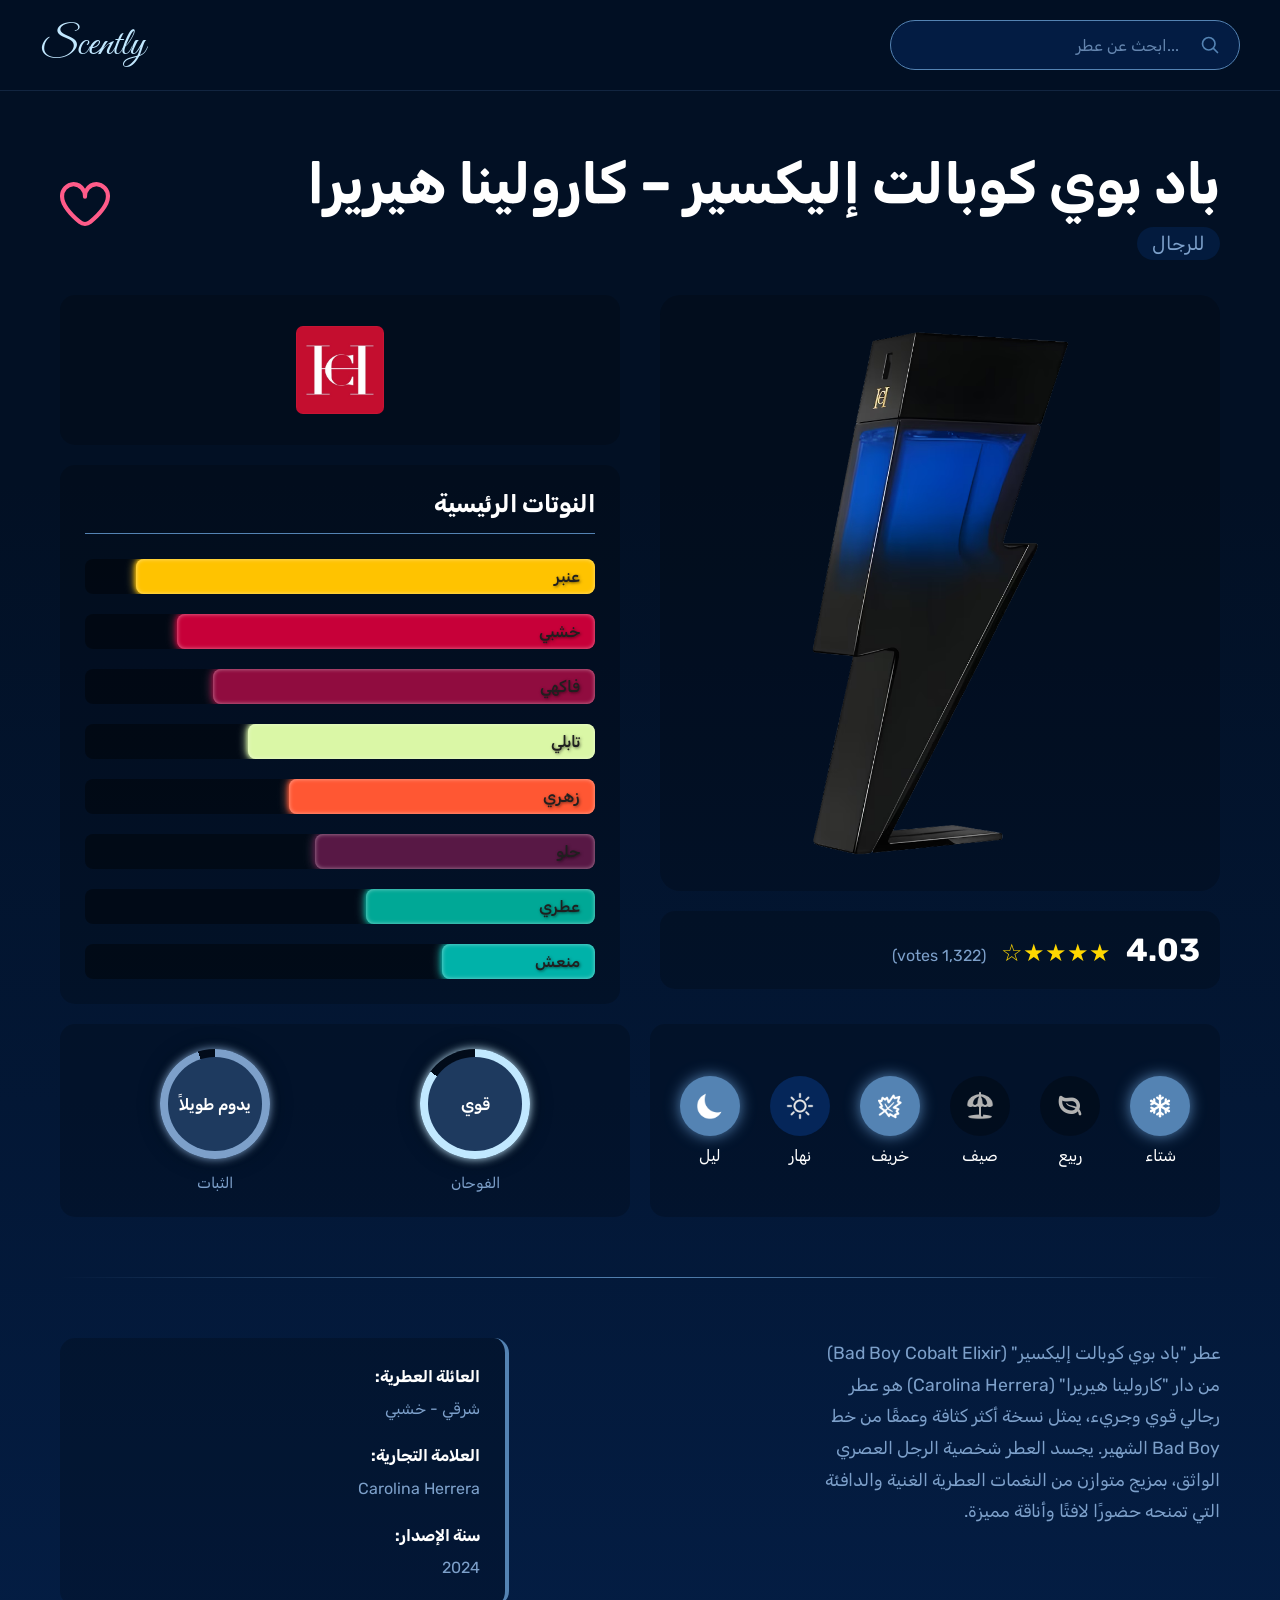
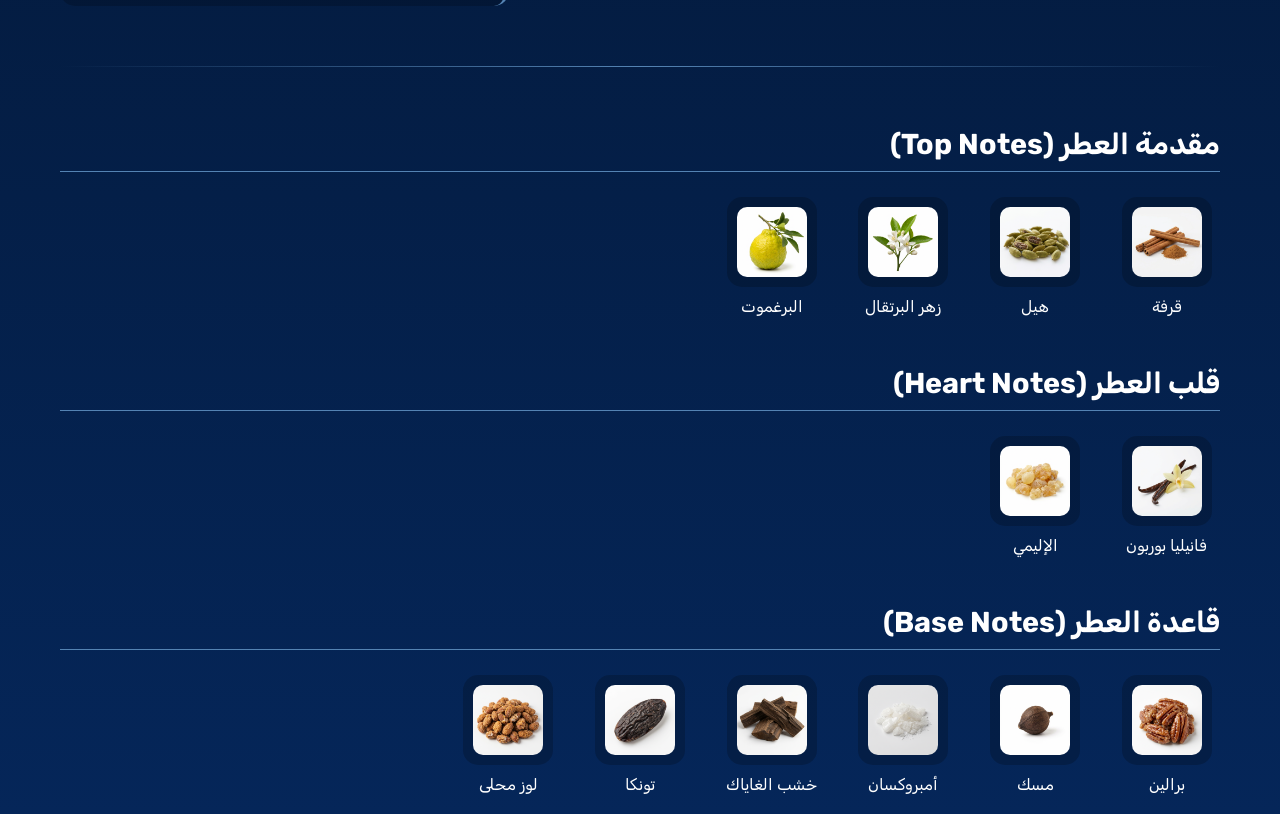
<file: Bad Boy Cobalt.html>
<!DOCTYPE html>
<html lang="ar" dir="rtl">
<head>
    <meta charset="UTF-8">
    <meta name="viewport" content="width=device-width, initial-scale=1.0">
    <title>Bad Boy Cobalt Elixir Carolina Herrera</title>
    <link rel="shortcut icon" href="icons/favicon.png" type="image/png">
    <link rel="preconnect" href="https://fonts.googleapis.com">
    <link rel="preconnect" href="https://fonts.gstatic.com" crossorigin>
    <link href="https://fonts.googleapis.com/css2?family=Great+Vibes&family=Rubik:ital,wght@0,300..900;1,300..900&display=swap" rel="stylesheet">
    <link rel="stylesheet" href="css/details-style.css">
</head>
<body>

    <!-- 1. Top Bar -->
<header class="top-bar">
    <!-- 1. Search bar is now on the right -->
<div class="search-bar-container">
    <svg class="search-icon" viewBox="0 0 24 24" fill="none" xmlns="http://www.w3.org/2000/svg">
        <path d="M15.7955 15.8111L21 21M18 10.5C18 14.6421 14.6421 18 10.5 18C6.35786 18 3 14.6421 3 10.5C3 6.35786 6.35786 3 10.5 3C14.6421 3 18 6.35786 18 10.5Z" stroke="currentColor" stroke-width="2" stroke-linecap="round" stroke-linejoin="round"/>
    </svg>
    <input type="search" class="search-input" id="global-search-input" placeholder="...ابحث عن عطر">
    
    <!-- The new dynamic dropdown for results -->
    <div class="search-results-dropdown" id="search-results"></div>
</div>

    <!-- 2. Logo is now on the left -->
    <a href="index.html" class="logo">Scently</a>
</header>

    <div class="page-container">
        <!-- 2. Fragrance Name Section -->
        <section class="title-section">
            <div class="title-text">
                <h1>باد بوي كوبالت إليكسير – كارولينا هيريرا</h1>
                <span class="fragrance-category">للرجال</span>
            </div>
            <div class="heart-container" title="Like">
                <input type="checkbox" class="checkbox" id="Give-It-An-Id">
                <div class="svg-container">
                    <svg viewBox="0 0 24 24" class="svg-outline" xmlns="http://www.w3.org/2000/svg">
                        <path d="M17.5,1.917a6.4,6.4,0,0,0-5.5,3.3,6.4,6.4,0,0,0-5.5-3.3A6.8,6.8,0,0,0,0,8.967c0,4.547,4.786,9.513,8.8,12.88a4.974,4.974,0,0,0,6.4,0C19.214,18.48,24,13.514,24,8.967A6.8,6.8,0,0,0,17.5,1.917Zm-3.585,18.4a2.973,2.973,0,0,1-3.83,0C4.947,16.006,2,11.87,2,8.967a4.8,4.8,0,0,1,4.5-5.05A4.8,4.8,0,0,1,11,8.967a1,1,0,0,0,2,0,4.8,4.8,0,0,1,4.5-5.05A4.8,4.8,0,0,1,22,8.967C22,11.87,19.053,16.006,13.915,20.313Z"></path>
                    </svg>
                    <svg viewBox="0 0 24 24" class="svg-filled" xmlns="http://www.w3.org/2000/svg">
                        <path d="M17.5,1.917a6.4,6.4,0,0,0-5.5,3.3,6.4,6.4,0,0,0-5.5-3.3A6.8,6.8,0,0,0,0,8.967c0,4.547,4.786,9.513,8.8,12.88a4.974,4.974,0,0,0,6.4,0C19.214,18.48,24,13.514,24,8.967A6.8,6.8,0,0,0,17.5,1.917Z"></path>
                    </svg>
                    <svg class="svg-celebrate" width="100" height="100" xmlns="http://www.w3.org/2000/svg"><polygon points="10,10 20,20"></polygon><polygon points="10,50 20,50"></polygon><polygon points="20,80 30,70"></polygon><polygon points="90,10 80,20"></polygon><polygon points="90,50 80,50"></polygon><polygon points="80,80 70,70"></polygon></svg>
                </div>
            </div>
        </section>

        <!-- 3. Main Data Section -->
        <main class="main-data-section">
            <!-- Right Side -->
            <div class="right-side">
                <div class="fragrance-image-container">
                    <img src="images/perfumes/male/Bad Boy Cobalt Elixir Carolina Herrera.png" alt="Bad Boy Cobalt Elixir">
                </div>
                <div class="fragrance-main-rating">
                    <div class="rating-score">4.03</div>
                    <div class="rating-stars">★★★★☆</div>
                    <div class="rating-count">(1,322 votes)</div>
                </div>
            </div>

            <!-- Left Side -->
            <div class="left-side">
                <div class="brand-logo-container">
                    <img src="images/logo/Carolina Herrera.png" alt="Carolina Herrera Logo">
                </div>

                <div class="main-notes-container">
    <h3>النوتات الرئيسية</h3>
    <div class="notes-grid-sliders">
        <!-- 1. Amber -->
        <div class="note-slider" style="--percentage: 90%; --color: #FFC300;">
            <div class="slider-track">
                <div class="slider-fill">
                    <span class="note-name">عنبر</span>
                </div>
            </div>
        </div>
        <!-- 2. Woody -->
        <div class="note-slider" style="--percentage: 82%; --color: #C70039;">
            <div class="slider-track">
                <div class="slider-fill">
                    <span class="note-name">خشبي</span>
                </div>
            </div>
        </div>
        <!-- 3. Fruity -->
        <div class="note-slider" style="--percentage: 75%; --color: #900C3F;">
            <div class="slider-track">
                <div class="slider-fill">
                    <span class="note-name">فاكهي</span>
                </div>
            </div>
        </div>
        <!-- 4. Spicy -->
        <div class="note-slider" style="--percentage: 68%; --color: #DAF7A6;">
            <div class="slider-track">
                <div class="slider-fill">
                    <span class="note-name">تابلي</span>
                </div>
            </div>
        </div>
        <!-- 5. Floral -->
        <div class="note-slider" style="--percentage: 60%; --color: #FF5733;">
            <div class="slider-track">
                <div class="slider-fill">
                    <span class="note-name">زهري</span>
                </div>
            </div>
        </div>
        <!-- 6. Sweet -->
        <div class="note-slider" style="--percentage: 55%; --color: #581845;">
            <div class="slider-track">
                <div class="slider-fill">
                    <span class="note-name">حلو</span>
                </div>
            </div>
        </div>
        <!-- 7. Aromatic -->
        <div class="note-slider" style="--percentage: 45%; --color: #00A896;">
            <div class="slider-track">
                <div class="slider-fill">
                    <span class="note-name">عطري</span>
                </div>
            </div>
        </div>
        <!-- 8. Fresh -->
        <div class="note-slider" style="--percentage: 30%; --color: #00B2A9;">
            <div class="slider-track">
                <div class="slider-fill">
                    <span class="note-name">منعش</span>
                </div>
            </div>
        </div>
    </div>
</div>
                
            </div>
        </main>

        <section class="full-width-stats-section">
    <div class="stats-wrapper">
        <div class="occasions-container">
            <div class="occasion-item">
                <div class="icon-wrapper high"><img src="icons/winter.png" alt="Winter"></div>
                <span>شتاء</span>
            </div>
            <div class="occasion-item">
                <div class="icon-wrapper low"><img src="icons/spring.png" alt="Spring"></div>
                <span>ربيع</span>
            </div>
            <div class="occasion-item">
                <div class="icon-wrapper low"><img src="icons/summer.png" alt="Summer"></div>
                <span>صيف</span>
            </div>
            <div class="occasion-item">
                <div class="icon-wrapper high"><img src="icons/autumn.png" alt="Autumn"></div>
                <span>خريف</span>
            </div>
            <div class="occasion-item">
                <div class="icon-wrapper medium"><img src="icons/day.png" alt="Day"></div>
                <span>نهار</span>
            </div>
            <div class="occasion-item">
                <div class="icon-wrapper high"><img src="icons/night.png" alt="Night"></div>
                <span>ليل</span>
            </div>
        </div>

        <!-- THE NEW PERFORMANCE CONTAINER -->
        <div class="performance-container">
            <div class="performance-item">
                <div class="circular-progress" style="--value: 85; --color: #C1E8FF;">
                    <span class="progress-value">قوي</span>
                </div>
                <span class="performance-label">الفوحان</span>
            </div>
            <div class="performance-item">
                <div class="circular-progress" style="--value: 95; --color: #7DA0CA;">
                    <span class="progress-value">يدوم طويلاً</span>
                </div>
                <span class="performance-label">الثبات</span>
            </div>
        </div>
    </div>
</section>

        <!-- 4. Separator & Description -->
        <hr class="section-separator">

        <!-- استبدل هذا القسم بالكامل -->
<section class="description-section">
    <!-- 1. The Main Description Content -->
    <div class="description-content">
        <p class="intro-paragraph">
            عطر "باد بوي كوبالت إليكسير" (Bad Boy Cobalt Elixir) من دار "كارولينا هيريرا" (Carolina Herrera) هو عطر رجالي قوي وجريء، يمثل نسخة أكثر كثافة وعمقًا من خط Bad Boy الشهير. يجسد العطر شخصية الرجل العصري الواثق، بمزيج متوازن من النغمات العطرية الغنية والدافئة التي تمنحه حضورًا لافتًا وأناقة مميزة.
        </p>
    </div>

    <!-- 2. The Quick Facts / Meta Box -->
    <div class="perfumer-details">
        <div class="meta-item">
            <strong>العائلة العطرية:</strong>
            <span>شرقي - خشبي</span>
        </div>
        <div class="meta-item">
            <strong>العلامة التجارية:</strong>
            <span>Carolina Herrera</span>
        </div>
        <div class="meta-item">
            <strong>سنة الإصدار:</strong>
            <span>2024</span>
        </div>
    </div>
</section>


<hr class="section-separator">


        <!-- Notes Breakdown Section -->
        <section class="notes-breakdown">
            <div class="notes-group">
                <h3>مقدمة العطر (Top Notes)</h3>
                <div class="notes-grid">

                    <div class="note-item">
                        <div class="note-image-container">
                            <img src="images/notes/Cinnamon.png" alt="Pear">
                        </div>
                        <span>قرفة</span>
                    </div>

                    <div class="note-item">
                        <div class="note-image-container">
                            <img src="images/notes/Cardamom.png" alt="Hazelnut">
                        </div>
                        <span>هيل</span>
                    </div>

                    <div class="note-item">
                        <div class="note-image-container">
                            <img src="images/notes/Orange Blossom.png" alt="Hazelnut">
                        </div>
                        <span>زهر البرتقال</span>
                    </div>

                    <div class="note-item">
                        <div class="note-image-container">
                            <img src="images/notes/Bergamot.png" alt="Hazelnut">
                        </div>
                        <span>البرغموت</span>
                    </div>

                    <!-- ... more notes ... -->
                </div>
            </div>
            <div class="notes-group">
                <h3>قلب العطر (Heart Notes)</h3>
               <div class="notes-grid">
                    <div class="note-item">
                        <div class="note-image-container">
                            <img src="images/notes/Bourbon Vanilla.png" alt="Pear">
                        </div>
                        <span>فانيليا بوربون</span>
                    </div>
                    <div class="note-item">
                        <div class="note-image-container">
                            <img src="images/notes/Elemi.png" alt="Hazelnut">
                        </div>
                        <span>الإليمي</span>
                    </div>
                    <!-- ... more notes ... -->
                </div>
            </div>
            <div class="notes-group">
                <h3>قاعدة العطر (Base Notes)</h3>
                <div class="notes-grid">

                    <div class="note-item">
                        <div class="note-image-container">
                            <img src="images/notes/Praline.png" alt="Pear">
                        </div>
                        <span>برالين</span>
                    </div>

                    <div class="note-item">
                        <div class="note-image-container">
                            <img src="images/notes/Musk.png" alt="Hazelnut">
                        </div>
                        <span>مسك</span>
                    </div>

                    <div class="note-item">
                        <div class="note-image-container">
                            <img src="images/notes/Ambroxan.png" alt="Pear">
                        </div>
                        <span>أمبروكسان</span>
                    </div>

                    <div class="note-item">
                        <div class="note-image-container">
                            <img src="images/notes/Guaiac wood.png" alt="Hazelnut">
                        </div>
                        <span>خشب الغاياك</span>
                    </div>

                    <div class="note-item">
                        <div class="note-image-container">
                            <img src="images/notes/Tonka.png" alt="Pear">
                        </div>
                        <span>تونكا</span>
                    </div>

                    <div class="note-item">
                        <div class="note-image-container">
                            <img src="images/notes/Candied Almond.png" alt="Hazelnut">
                        </div>
                        <span>لوز محلى</span>
                    </div>

                    <!-- ... more notes ... -->
                </div>
                <!-- ... base notes ... -->
            </div>
        </section>

    </div> <!-- End of Page Container -->
<script src="js/search.js"></script>
</body>
</html>
</file>
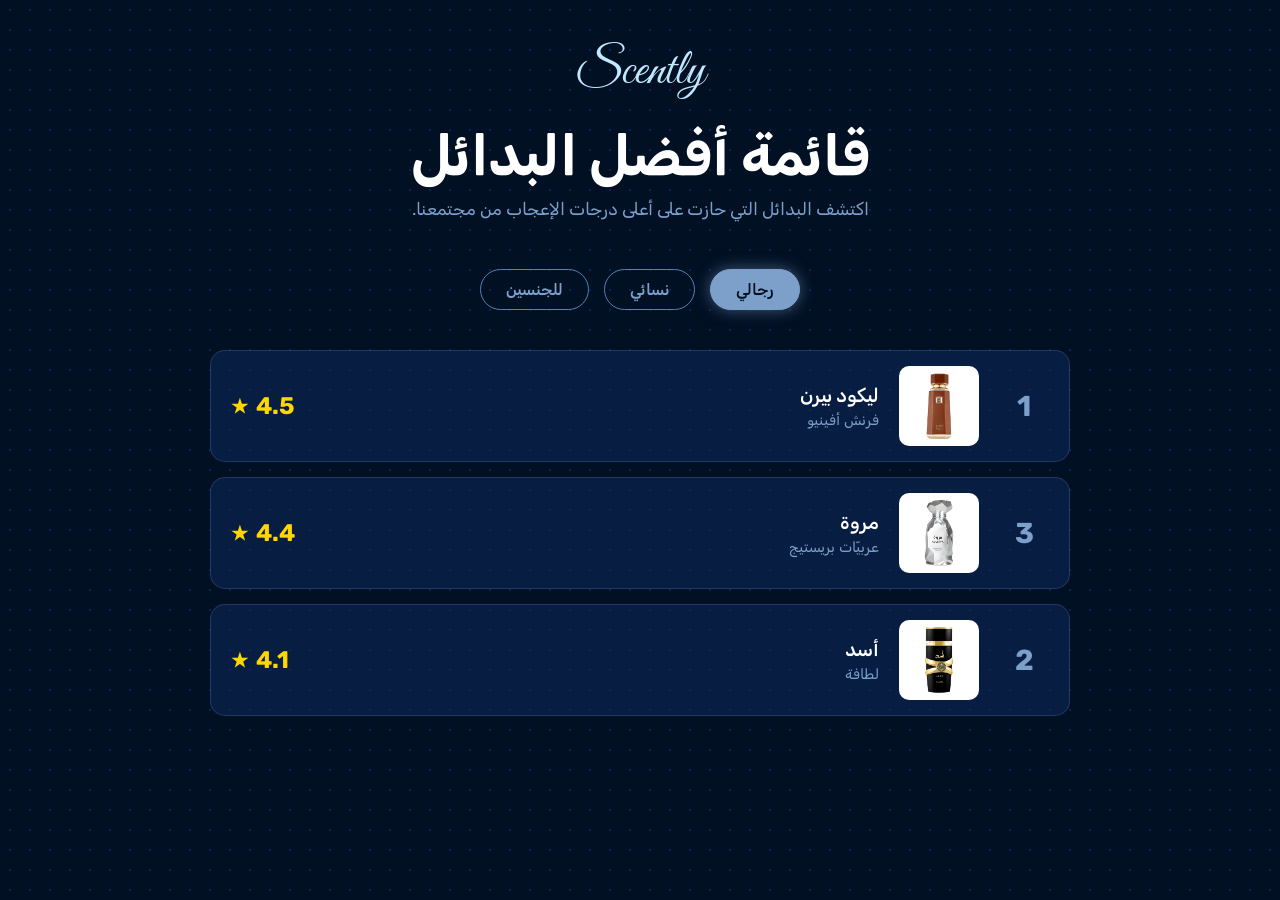
<file: Best-Dupes.html>
<!DOCTYPE html>
<html lang="ar" dir="rtl">
<head>
    <meta charset="UTF-8">
    <meta name="viewport" content="width=device-width, initial-scale=1.0">
    <title>أفضل البدائل</title>

    <!-- Favicon -->
    <link rel="shortcut icon" href="icons/favicon.png" type="image/png">

    <!-- Fonts -->
    <link rel="preconnect" href="https://fonts.googleapis.com">
    <link rel="preconnect" href="https://fonts.gstatic.com" crossorigin>
    <link href="https://fonts.googleapis.com/css2?family=Great+Vibes&family=Rubik:wght@400;500;700&display=swap" rel="stylesheet">

    <!-- Link to Stylesheet-->
    <link rel="stylesheet" href="css/rating-style.css">

</head>
<body>
    <!-- Floating Particles Background -->
    <div class="particles-bg"></div>

    <div class="page-container">
        
        <!-- Page Header -->
        <header class="page-header">
            <a href="index.html" class="logo">Scently</a>
            <h1>قائمة أفضل البدائل</h1>
            <p>اكتشف البدائل التي حازت على أعلى درجات الإعجاب من مجتمعنا.</p>
        </header>

        <!-- Filter Buttons -->
       <div class="filter-controls">
            <!-- The "active" class is now on the "men" button by default -->
            <button class="filter-btn active" data-filter="men">رجالي</button>
            <button class="filter-btn" data-filter="women">نسائي</button>
            <button class="filter-btn" data-filter="unisex">للجنسين</button>
        </div>


<main class="leaderboard-container">
    <!-- Men's Top 3 -->
    <div id="men-leaderboard" class="leaderboard active">
        <a href="Liquid Brun.html" class="leaderboard-item" data-category="men">
            <div class="rank">1</div><div class="item-image"><img src="images/perfumes/maleDupes/Liquid Brun French Avenue.png" alt="..."></div>
            <div class="item-info"><h3 class="item-name">ليكود بيرن</h3><p class="item-brand">فرنش أفينيو</p></div>
            <div class="item-rating"><span>4.5</span><span class="star">★</span></div>
        </a>
        <a href="Marwa.html" class="leaderboard-item" data-category="men">
            <div class="rank">3</div><div class="item-image"><img src="images/perfumes/maleDupes/Marwa Arabiyat Prestige.png" alt="..."></div>
            <div class="item-info"><h3 class="item-name">مروة</h3><p class="item-brand">عربيّات بريستيج</p></div>
            <div class="item-rating"><span>4.4</span><span class="star">★</span></div>
        </a>
        <a href="Asad.html" class="leaderboard-item" data-category="men">
            <div class="rank">2</div><div class="item-image"><img src="images/perfumes/maleDupes/Asad Lattafa Perfumes.png" alt="..."></div>
            <div class="item-info"><h3 class="item-name">أسد</h3><p class="item-brand">لطافة</p></div>
            <div class="item-rating"><span>4.1</span><span class="star">★</span></div>
        </a>
    </div>

    <!-- Women's Top 3 -->
    <div id="women-leaderboard" class="leaderboard">
        <a href="Gold.html" class="leaderboard-item" data-category="women">
            <div class="rank">2</div><div class="item-image"><img src="images/perfumes/femaleDupes/Gold Armaf.png" alt="..."></div>
            <div class="item-info"><h3 class="item-name">جولد</h3><p class="item-brand">أرماف</p></div>
            <div class="item-rating"><span>4.3</span><span class="star">★</span></div>
        </a>
        <a href="Ameerat Al Arab.html" class="leaderboard-item" data-category="women">
            <div class="rank">1</div><div class="item-image"><img src="images/perfumes/femaleDupes/Ameerat Al Arab Asdaaf.png" alt="..."></div>
            <div class="item-info"><h3 class="item-name">أميرة العرب</h3><p class="item-brand">أصداف</p></div>
            <div class="item-rating"><span>4.1</span><span class="star">★</span></div>
        </a>
        <a href="Mystique Bouquet.html" class="leaderboard-item" data-category="women">
            <div class="rank">3</div><div class="item-image"><img src="images/perfumes/femaleDupes/Mystique Bouquet Afnan.png" alt="..."></div>
            <div class="item-info"><h3 class="item-name">ميستيك بوكيت</h3><p class="item-brand"></p>أفنان</div>
            <div class="item-rating"><span>4.1</span><span class="star">★</span></div>
        </a>
    </div>

    <!-- Unisex Top 3 -->
    <div id="unisex-leaderboard" class="leaderboard">
        <a href="Khamrah.html" class="leaderboard-item" data-category="unisex">
            <div class="rank">1</div><div class="item-image"><img src="images/perfumes/unisexDupes/Khamrah Lattafa Perfumes.png" alt="..."></div>
            <div class="item-info"><h3 class="item-name">خمرة</h3><p class="item-brand">لطافة</p></div>
            <div class="item-rating"><span>4.3</span><span class="star">★</span></div>
        </a>
        <a href="After Effect.html" class="leaderboard-item" data-category="unisex">
            <div class="rank">2</div><div class="item-image"><img src="images/perfumes/unisexDupes/After Effect French Avenue.png" alt="..."></div>
            <div class="item-info"><h3 class="item-name">أفتر إيفكت</h3><p class="item-brand">فرنش أفينيو</p></div>
            <div class="item-rating"><span>4.2</span><span class="star">★</span></div>
        </a>
        <a href="Eclaire.html" class="leaderboard-item" data-category="unisex">
            <div class="rank">3</div><div class="item-image"><img src="images/perfumes/unisexDupes/Eclair Lattafa.png" alt="..."></div>
            <div class="item-info"><h3 class="item-name">إكلاير</h3><p class="item-brand">لطافة</p></div>
            <div class="item-rating"><span>4.1</span><span class="star">★</span></div>
        </a>
    </div>
</main>

    </div>

    <!-- Link to your JavaScript file -->
    <script src="js/rating.js" defer></script>
</body>
</html>
</file>
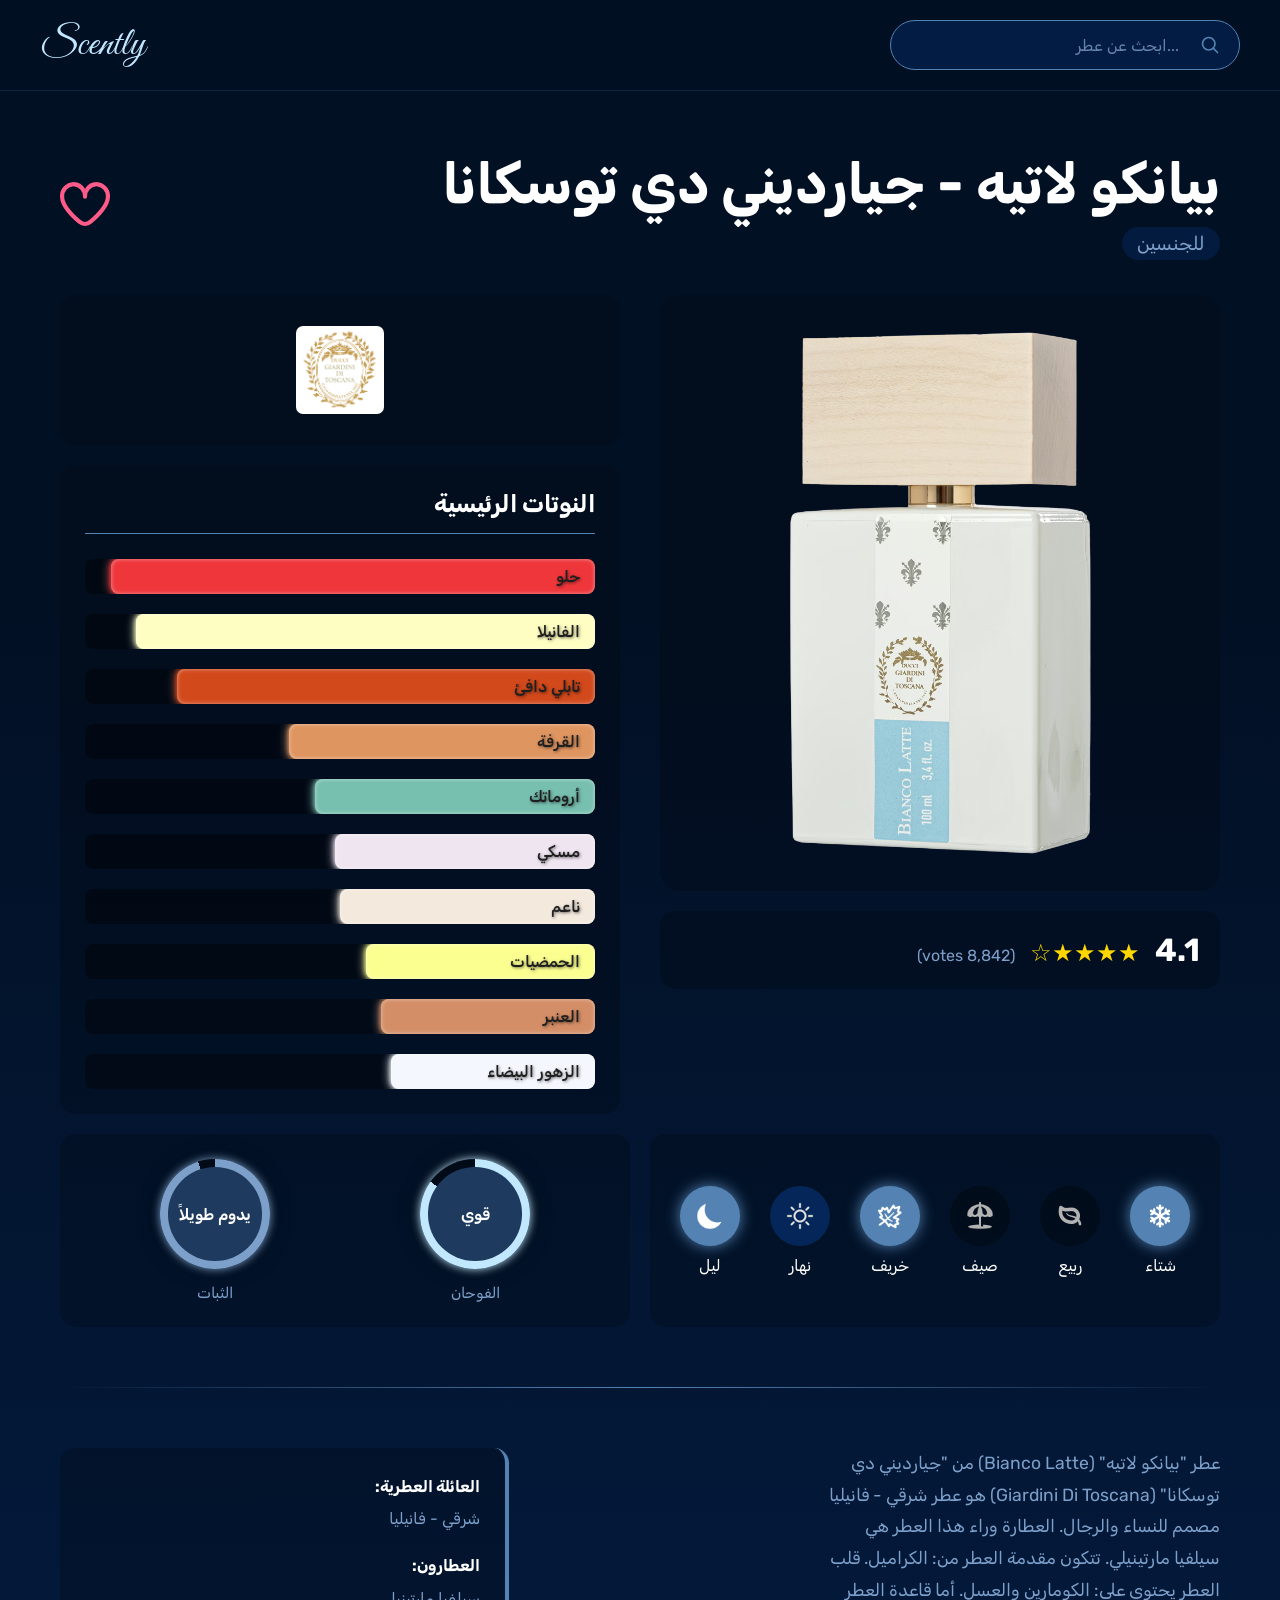
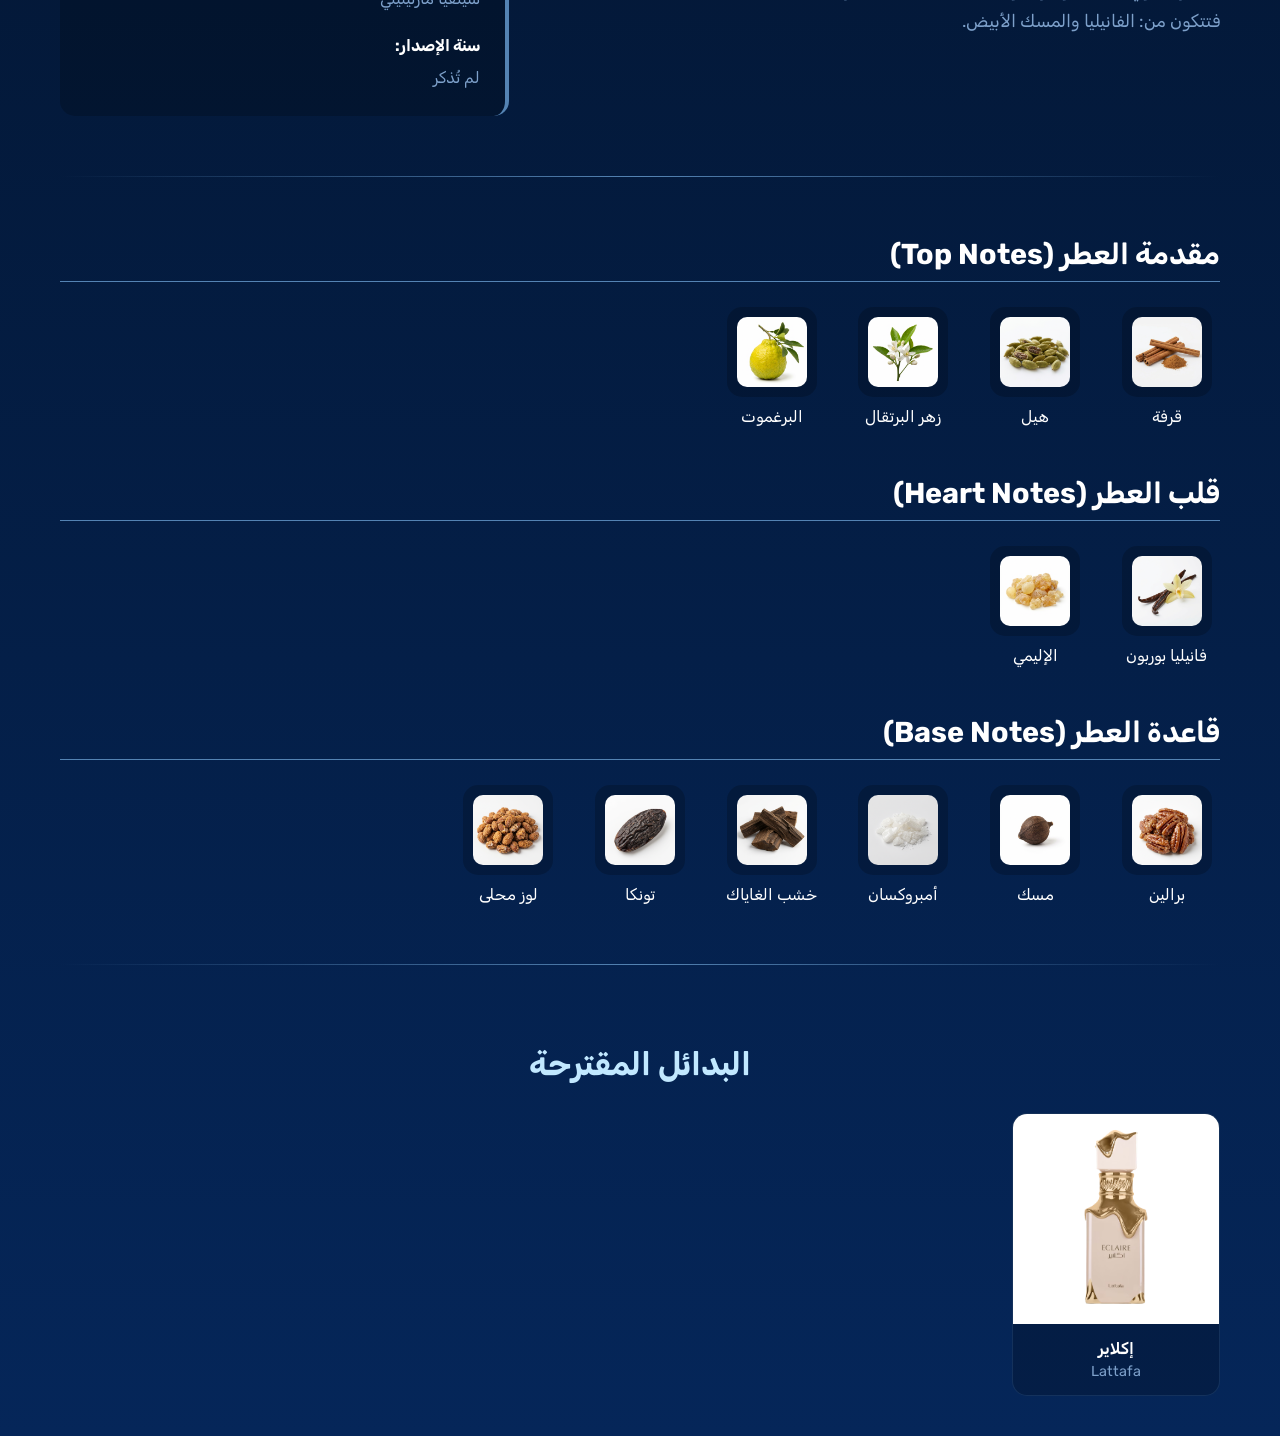
<file: Bianco Latte.html>
<!DOCTYPE html>
<html lang="ar" dir="rtl">
<head>
    <meta charset="UTF-8">
    <meta name="viewport" content="width=device-width, initial-scale=1.0">
    <title>Bianco Latte Giardini Di Toscana</title>
    <link rel="shortcut icon" href="icons/favicon.png" type="image/png">
    <link rel="preconnect" href="https://fonts.googleapis.com">
    <link rel="preconnect" href="https://fonts.gstatic.com" crossorigin>
    <link href="https://fonts.googleapis.com/css2?family=Great+Vibes&family=Rubik:ital,wght@0,300..900;1,300..900&display=swap" rel="stylesheet">
    <link rel="stylesheet" href="css/details-style.css">
</head>
<body>

    <!-- 1. Top Bar -->
<header class="top-bar">
    <!-- 1. Search bar is now on the right -->
  <!-- استبدل هذا القسم بالكامل في كل الصفحات -->
<div class="search-bar-container">
    <svg class="search-icon" viewBox="0 0 24 24" fill="none" xmlns="http://www.w3.org/2000/svg">
        <path d="M15.7955 15.8111L21 21M18 10.5C18 14.6421 14.6421 18 10.5 18C6.35786 18 3 14.6421 3 10.5C3 6.35786 6.35786 3 10.5 3C14.6421 3 18 6.35786 18 10.5Z" stroke="currentColor" stroke-width="2" stroke-linecap="round" stroke-linejoin="round"/>
    </svg>
    <input type="search" class="search-input" id="global-search-input" placeholder="...ابحث عن عطر">
    
    <!-- The new dynamic dropdown for results -->
    <div class="search-results-dropdown" id="search-results"></div>
</div>

    <!-- 2. Logo is now on the left -->
    <a href="index.html" class="logo">Scently</a>
</header>

    <div class="page-container">
        <!-- 2. Fragrance Name Section -->
        <section class="title-section">
            <div class="title-text">
                <h1>بيانكو لاتيه - جيارديني دي توسكانا</h1>
                <span class="fragrance-category">للجنسين</span>
            </div>
            <div class="heart-container" title="Like">
                <input type="checkbox" class="checkbox" id="Give-It-An-Id">
                <div class="svg-container">
                    <svg viewBox="0 0 24 24" class="svg-outline" xmlns="http://www.w3.org/2000/svg">
                        <path d="M17.5,1.917a6.4,6.4,0,0,0-5.5,3.3,6.4,6.4,0,0,0-5.5-3.3A6.8,6.8,0,0,0,0,8.967c0,4.547,4.786,9.513,8.8,12.88a4.974,4.974,0,0,0,6.4,0C19.214,18.48,24,13.514,24,8.967A6.8,6.8,0,0,0,17.5,1.917Zm-3.585,18.4a2.973,2.973,0,0,1-3.83,0C4.947,16.006,2,11.87,2,8.967a4.8,4.8,0,0,1,4.5-5.05A4.8,4.8,0,0,1,11,8.967a1,1,0,0,0,2,0,4.8,4.8,0,0,1,4.5-5.05A4.8,4.8,0,0,1,22,8.967C22,11.87,19.053,16.006,13.915,20.313Z"></path>
                    </svg>
                    <svg viewBox="0 0 24 24" class="svg-filled" xmlns="http://www.w3.org/2000/svg">
                        <path d="M17.5,1.917a6.4,6.4,0,0,0-5.5,3.3,6.4,6.4,0,0,0-5.5-3.3A6.8,6.8,0,0,0,0,8.967c0,4.547,4.786,9.513,8.8,12.88a4.974,4.974,0,0,0,6.4,0C19.214,18.48,24,13.514,24,8.967A6.8,6.8,0,0,0,17.5,1.917Z"></path>
                    </svg>
                    <svg class="svg-celebrate" width="100" height="100" xmlns="http://www.w3.org/2000/svg"><polygon points="10,10 20,20"></polygon><polygon points="10,50 20,50"></polygon><polygon points="20,80 30,70"></polygon><polygon points="90,10 80,20"></polygon><polygon points="90,50 80,50"></polygon><polygon points="80,80 70,70"></polygon></svg>
                </div>
            </div>
        </section>

        <!-- 3. Main Data Section -->
        <main class="main-data-section">
            <!-- Right Side -->
            <div class="right-side">
                <div class="fragrance-image-container">
                    <img src="images/perfumes/unisex/Bianco Latte Giardini Di Toscana.png" alt="Bianco Latte Giardini Di Toscana">
                </div>
                <div class="fragrance-main-rating">
                    <div class="rating-score">4.1</div>
                    <div class="rating-stars">★★★★☆</div>
                    <div class="rating-count">(8,842 votes)</div>
                </div>
            </div>

            <!-- Left Side -->
            <div class="left-side">
                <div class="brand-logo-container">
                    <img src="images/logo/Giardini di Toscana.png" alt="Giardini di Toscana Logo">
                </div>

                <!-- استبدل هذا القسم بالكامل -->
<div class="main-notes-container">
    <h3>النوتات الرئيسية</h3>
    <div class="notes-grid-sliders">
        <!-- 1. Sweet -->
        <div class="note-slider" style="--percentage: 95%; --color: #ee363b;">
            <div class="slider-track">
                <div class="slider-fill">
                    <span class="note-name">حلو</span>
                </div>
            </div>
        </div>
        <!-- 2. Vanilla -->
        <div class="note-slider" style="--percentage: 90%; --color: #fffec2;">
            <div class="slider-track">
                <div class="slider-fill">
                    <span class="note-name">الفانيلا</span>
                </div>
            </div>
        </div>
        <!-- 3. Warm Spicy -->
        <div class="note-slider" style="--percentage: 82%; --color: #d2491c;">
            <div class="slider-track">
                <div class="slider-fill">
                    <span class="note-name">تابلي دافئ</span>
                </div>
            </div>
        </div>
        <!-- 4. Cinnamon -->
        <div class="note-slider" style="--percentage: 60%; --color: #df9560;">
            <div class="slider-track">
                <div class="slider-fill">
                    <span class="note-name">القرفة</span>
                </div>
            </div>
        </div>
        <!-- 4. Aromatic -->
        <div class="note-slider" style="--percentage: 55%; --color: #77bfaf;">
            <div class="slider-track">
                <div class="slider-fill">
                    <span class="note-name">أروماتك</span>
                </div>
            </div>
        </div>
        <!-- 5. Musky -->
        <div class="note-slider" style="--percentage: 51%; --color: #efe5f1;">
            <div class="slider-track">
                <div class="slider-fill">
                    <span class="note-name">مسكي</span>
                </div>
            </div>
        </div>
        <!-- 6. Powdery -->
        <div class="note-slider" style="--percentage: 50%; --color: #f4e9dd;">
            <div class="slider-track">
                <div class="slider-fill">
                    <span class="note-name">ناعم</span>
                </div>
            </div>
        </div>
        <!-- 7. Citrus -->
        <div class="note-slider" style="--percentage: 45%; --color: #fbff90;">
            <div class="slider-track">
                <div class="slider-fill">
                    <span class="note-name">الحمضيات</span>
                </div>
            </div>
        </div>
        <!-- 8. Amber -->
        <div class="note-slider" style="--percentage: 42%; --color: #d48e67;">
            <div class="slider-track">
                <div class="slider-fill">
                    <span class="note-name">العنبر</span>
                </div>
            </div>
        </div>
        <!-- 9. White Floral -->
        <div class="note-slider" style="--percentage: 40%; --color: #f4f7fd;">
            <div class="slider-track">
                <div class="slider-fill">
                    <span class="note-name">الزهور البيضاء</span>
                </div>
            </div>
        </div>
    </div>
</div>
    </div>
</main>

<section class="full-width-stats-section">
    <div class="stats-wrapper">
        <div class="occasions-container">
            <div class="occasion-item">
                <div class="icon-wrapper high"><img src="icons/winter.png" alt="Winter"></div>
                <span>شتاء</span>
            </div>
            <div class="occasion-item">
                <div class="icon-wrapper low"><img src="icons/spring.png" alt="Spring"></div>
                <span>ربيع</span>
            </div>
            <div class="occasion-item">
                <div class="icon-wrapper low"><img src="icons/summer.png" alt="Summer"></div>
                <span>صيف</span>
            </div>
            <div class="occasion-item">
                <div class="icon-wrapper high"><img src="icons/autumn.png" alt="Autumn"></div>
                <span>خريف</span>
            </div>
            <div class="occasion-item">
                <div class="icon-wrapper medium"><img src="icons/day.png" alt="Day"></div>
                <span>نهار</span>
            </div>
            <div class="occasion-item">
                <div class="icon-wrapper high"><img src="icons/night.png" alt="Night"></div>
                <span>ليل</span>
            </div>
        </div>

        <!-- THE NEW PERFORMANCE CONTAINER -->
        <div class="performance-container">
            <div class="performance-item">
                <div class="circular-progress" style="--value: 85; --color: #C1E8FF;">
                    <span class="progress-value">قوي</span>
                </div>
                <span class="performance-label">الفوحان</span>
            </div>
            <div class="performance-item">
                <div class="circular-progress" style="--value: 95; --color: #7DA0CA;">
                    <span class="progress-value">يدوم طويلاً</span>
                </div>
                <span class="performance-label">الثبات</span>
            </div>
        </div>
    </div>
</section>

        <!-- 4. Separator & Description -->
        <hr class="section-separator">

        <!-- استبدل هذا القسم بالكامل -->
<section class="description-section">

    <!-- 1. The Main Description Content -->

    <div class="description-content">

        <p class="intro-paragraph">

            عطر "بيانكو لاتيه" (Bianco Latte) من "جيارديني دي توسكانا" (Giardini Di Toscana) هو عطر شرقي - فانيليا مصمم للنساء والرجال. العطارة وراء هذا العطر هي سيلفيا مارتينيلي. تتكون مقدمة العطر من: الكراميل. قلب العطر يحتوي على: الكومارين والعسل. أما قاعدة العطر فتتكون من: الفانيليا والمسك الأبيض.

        </p>

    </div>

    <!-- 2. The Quick Facts / Meta Box -->

    <div class="perfumer-details">

        <div class="meta-item">

            <strong>العائلة العطرية:</strong>

            <span>شرقي - فانيليا</span>

        </div>

        <div class="meta-item">

            <strong>العطارون:</strong>

            <span>سيلفيا مارتينيلي</span>

        </div>

        <div class="meta-item">

            <strong>سنة الإصدار:</strong>

            <span>لم تُذكر</span>

        </div>

    </div>

</section>


<hr class="section-separator">


        <!-- Notes Breakdown Section -->
        <section class="notes-breakdown">
            <div class="notes-group">
                <h3>مقدمة العطر (Top Notes)</h3>
                <div class="notes-grid">

                    <div class="note-item">
                        <div class="note-image-container">
                            <img src="images/notes/Cinnamon.png" alt="Pear">
                        </div>
                        <span>قرفة</span>
                    </div>

                    <div class="note-item">
                        <div class="note-image-container">
                            <img src="images/notes/Cardamom.png" alt="Hazelnut">
                        </div>
                        <span>هيل</span>
                    </div>

                    <div class="note-item">
                        <div class="note-image-container">
                            <img src="images/notes/Orange Blossom.png" alt="Hazelnut">
                        </div>
                        <span>زهر البرتقال</span>
                    </div>

                    <div class="note-item">
                        <div class="note-image-container">
                            <img src="images/notes/Bergamot.png" alt="Hazelnut">
                        </div>
                        <span>البرغموت</span>
                    </div>

                    <!-- ... more notes ... -->
                </div>
            </div>
            <div class="notes-group">
                <h3>قلب العطر (Heart Notes)</h3>
               <div class="notes-grid">
                    <div class="note-item">
                        <div class="note-image-container">
                            <img src="images/notes/Bourbon Vanilla.png" alt="Pear">
                        </div>
                        <span>فانيليا بوربون</span>
                    </div>
                    <div class="note-item">
                        <div class="note-image-container">
                            <img src="images/notes/Elemi.png" alt="Hazelnut">
                        </div>
                        <span>الإليمي</span>
                    </div>
                    <!-- ... more notes ... -->
                </div>
            </div>
            <div class="notes-group">
                <h3>قاعدة العطر (Base Notes)</h3>
                <div class="notes-grid">

                    <div class="note-item">
                        <div class="note-image-container">
                            <img src="images/notes/Praline.png" alt="Pear">
                        </div>
                        <span>برالين</span>
                    </div>

                    <div class="note-item">
                        <div class="note-image-container">
                            <img src="images/notes/Musk.png" alt="Hazelnut">
                        </div>
                        <span>مسك</span>
                    </div>

                    <div class="note-item">
                        <div class="note-image-container">
                            <img src="images/notes/Ambroxan.png" alt="Pear">
                        </div>
                        <span>أمبروكسان</span>
                    </div>

                    <div class="note-item">
                        <div class="note-image-container">
                            <img src="images/notes/Guaiac wood.png" alt="Hazelnut">
                        </div>
                        <span>خشب الغاياك</span>
                    </div>

                    <div class="note-item">
                        <div class="note-image-container">
                            <img src="images/notes/Tonka.png" alt="Pear">
                        </div>
                        <span>تونكا</span>
                    </div>

                    <div class="note-item">
                        <div class="note-image-container">
                            <img src="images/notes/Candied Almond.png" alt="Hazelnut">
                        </div>
                        <span>لوز محلى</span>
                    </div>

                    <!-- ... more notes ... -->
                </div>
                <!-- ... base notes ... -->
            </div>
        </section>

        <!-- ======================================================== -->
<!-- NEW: Dupes Section -->
<!-- ======================================================== -->
<hr class="section-separator">

<section class="dupes-section">
    <h2>البدائل المقترحة</h2>
    <div class="dupes-grid">
        <!-- Dupe Card 1 -->
        <div class="dupe-card" onclick="window.location.href='Eclaire.html'">
            <div class="dupe-image-container">
                <img src="images/perfumes/unisexDupes/Eclair Lattafa.png" alt="Eclair Lattafa">
            </div>
            <div class="dupe-info">
                <h4 class="dupe-name">إكلاير</h4>
                <p class="dupe-brand">Lattafa</p>
            </div>
        </div>
    </div>
</section>

    </div> <!-- End of Page Container -->

    <script src="js/search.js"></script>

</body>
</html>
</file>
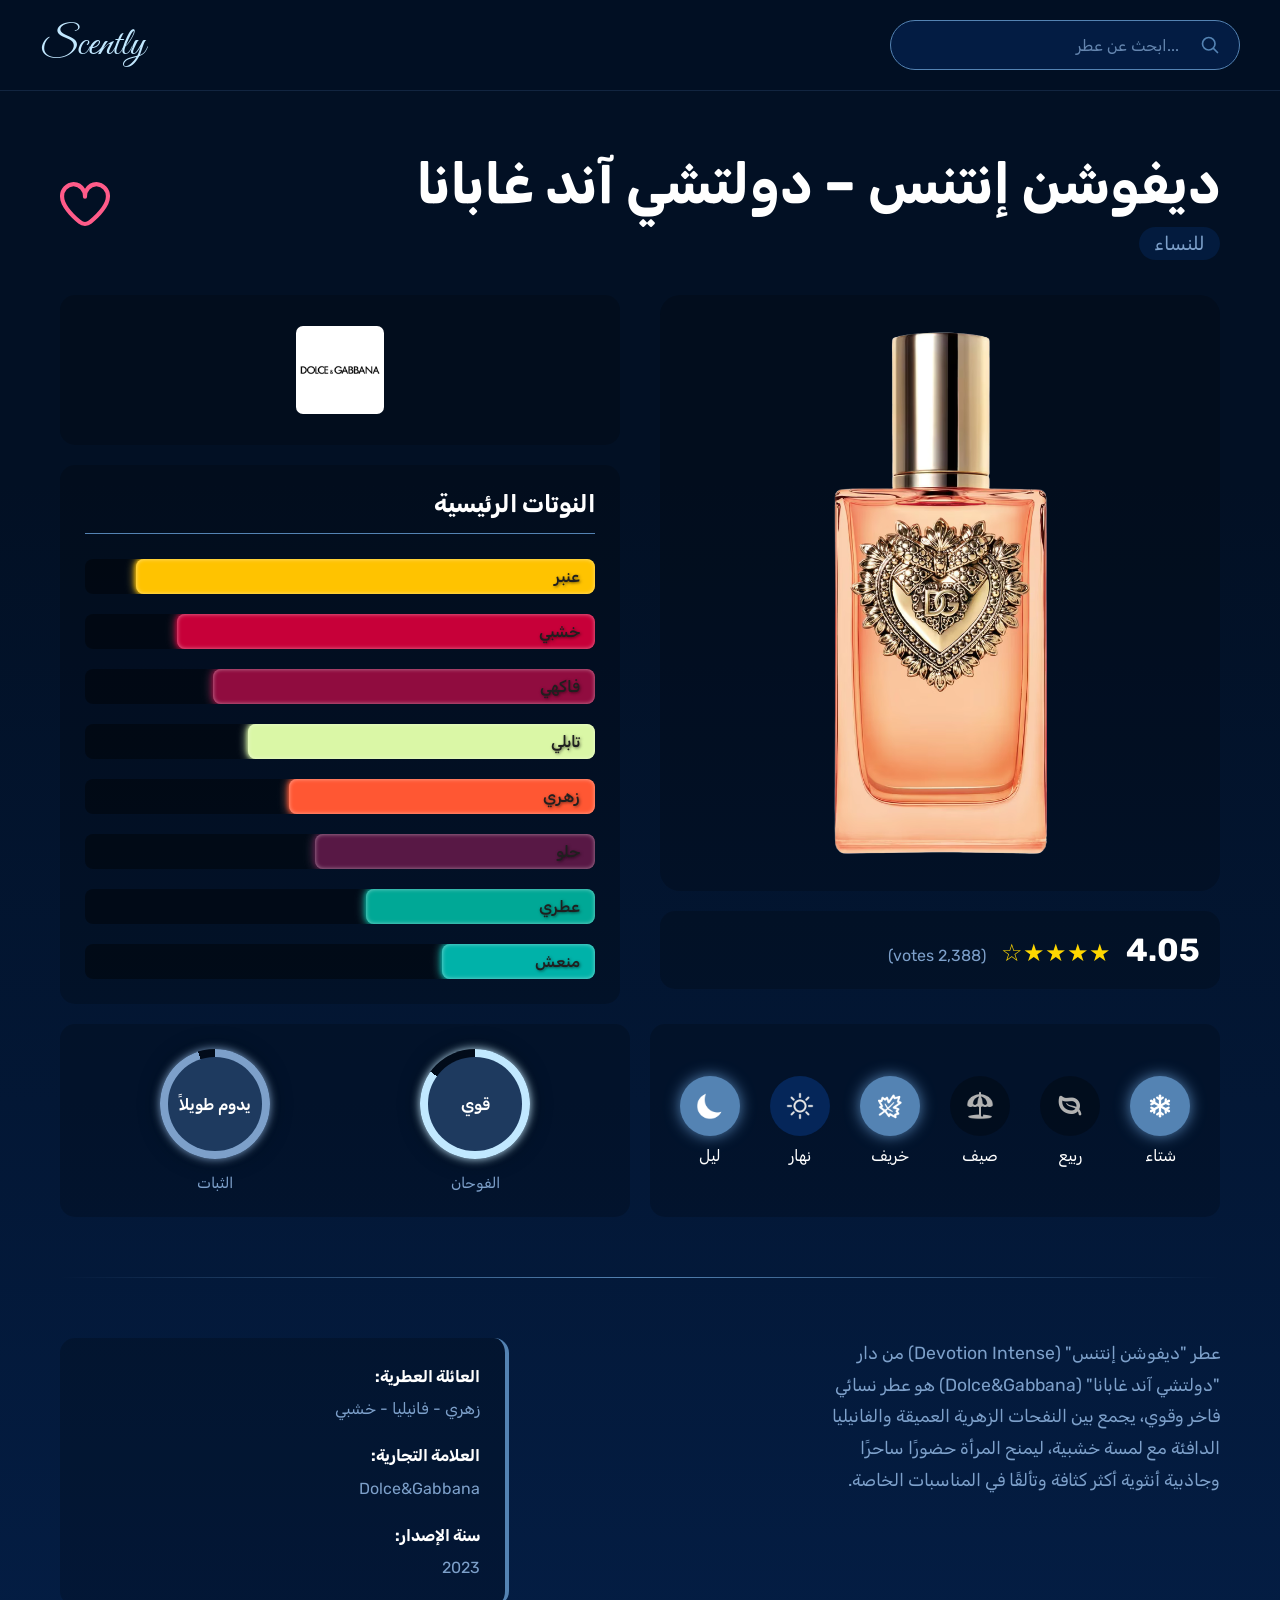
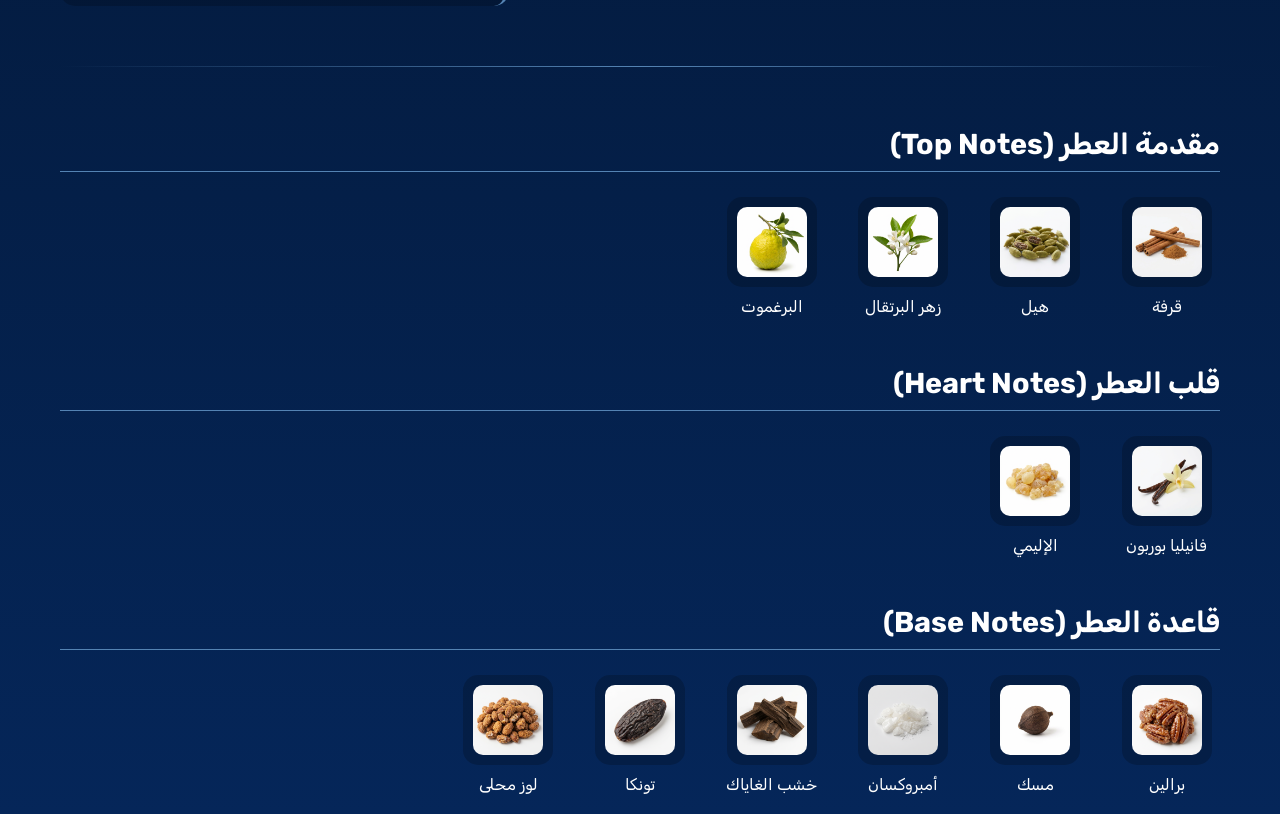
<file: Devotion Intense.html>
<!DOCTYPE html>
<html lang="ar" dir="rtl">
<head>
    <meta charset="UTF-8">
    <meta name="viewport" content="width=device-width, initial-scale=1.0">
    <title>Devotion Intense Dolce&Gabbana</title>
    <link rel="shortcut icon" href="icons/favicon.png" type="image/png">
    <link rel="preconnect" href="https://fonts.googleapis.com">
    <link rel="preconnect" href="https://fonts.gstatic.com" crossorigin>
    <link href="https://fonts.googleapis.com/css2?family=Great+Vibes&family=Rubik:ital,wght@0,300..900;1,300..900&display=swap" rel="stylesheet">
    <link rel="stylesheet" href="css/details-style.css">
</head>
<body>

     <!-- 1. Top Bar -->
<header class="top-bar">
    <!-- 1. Search bar is now on the right -->
  <!-- استبدل هذا القسم بالكامل في كل الصفحات -->
<div class="search-bar-container">
    <svg class="search-icon" viewBox="0 0 24 24" fill="none" xmlns="http://www.w3.org/2000/svg">
        <path d="M15.7955 15.8111L21 21M18 10.5C18 14.6421 14.6421 18 10.5 18C6.35786 18 3 14.6421 3 10.5C3 6.35786 6.35786 3 10.5 3C14.6421 3 18 6.35786 18 10.5Z" stroke="currentColor" stroke-width="2" stroke-linecap="round" stroke-linejoin="round"/>
    </svg>
    <input type="search" class="search-input" id="global-search-input" placeholder="...ابحث عن عطر">
    
    <!-- The new dynamic dropdown for results -->
    <div class="search-results-dropdown" id="search-results"></div>
</div>

    <!-- 2. Logo is now on the left -->
    <a href="index.html" class="logo">Scently</a>
</header>

    <div class="page-container">
        <!-- 2. Fragrance Name Section -->
        <section class="title-section">
            <div class="title-text">
                <h1>ديفوشن إنتنس – دولتشي آند غابانا</h1>
                <span class="fragrance-category">للنساء</span>
            </div>
            <div class="heart-container" title="Like">
                <input type="checkbox" class="checkbox" id="Give-It-An-Id">
                <div class="svg-container">
                    <svg viewBox="0 0 24 24" class="svg-outline" xmlns="http://www.w3.org/2000/svg">
                        <path d="M17.5,1.917a6.4,6.4,0,0,0-5.5,3.3,6.4,6.4,0,0,0-5.5-3.3A6.8,6.8,0,0,0,0,8.967c0,4.547,4.786,9.513,8.8,12.88a4.974,4.974,0,0,0,6.4,0C19.214,18.48,24,13.514,24,8.967A6.8,6.8,0,0,0,17.5,1.917Zm-3.585,18.4a2.973,2.973,0,0,1-3.83,0C4.947,16.006,2,11.87,2,8.967a4.8,4.8,0,0,1,4.5-5.05A4.8,4.8,0,0,1,11,8.967a1,1,0,0,0,2,0,4.8,4.8,0,0,1,4.5-5.05A4.8,4.8,0,0,1,22,8.967C22,11.87,19.053,16.006,13.915,20.313Z"></path>
                    </svg>
                    <svg viewBox="0 0 24 24" class="svg-filled" xmlns="http://www.w3.org/2000/svg">
                        <path d="M17.5,1.917a6.4,6.4,0,0,0-5.5,3.3,6.4,6.4,0,0,0-5.5-3.3A6.8,6.8,0,0,0,0,8.967c0,4.547,4.786,9.513,8.8,12.88a4.974,4.974,0,0,0,6.4,0C19.214,18.48,24,13.514,24,8.967A6.8,6.8,0,0,0,17.5,1.917Z"></path>
                    </svg>
                    <svg class="svg-celebrate" width="100" height="100" xmlns="http://www.w3.org/2000/svg"><polygon points="10,10 20,20"></polygon><polygon points="10,50 20,50"></polygon><polygon points="20,80 30,70"></polygon><polygon points="90,10 80,20"></polygon><polygon points="90,50 80,50"></polygon><polygon points="80,80 70,70"></polygon></svg>
                </div>
            </div>
        </section>

        <!-- 3. Main Data Section -->
        <main class="main-data-section">
            <!-- Right Side -->
            <div class="right-side">
                <div class="fragrance-image-container">
                    <img src="images/perfumes/female/Devotion Intense Dolce&Gabbana.png" alt="Devotion Intense">
                </div>
                <div class="fragrance-main-rating">
                    <div class="rating-score">4.05</div>
                    <div class="rating-stars">★★★★☆</div>
                    <div class="rating-count">(2,388 votes)</div>
                </div>
            </div>

            <!-- Left Side -->
            <div class="left-side">
                <div class="brand-logo-container">
                    <img src="images/logo/Dolce & Gabbana.jpeg" alt="Dolce & Gabbana Logo">
                </div>

                <div class="main-notes-container">
    <h3>النوتات الرئيسية</h3>
    <div class="notes-grid-sliders">
        <!-- 1. Amber -->
        <div class="note-slider" style="--percentage: 90%; --color: #FFC300;">
            <div class="slider-track">
                <div class="slider-fill">
                    <span class="note-name">عنبر</span>
                </div>
            </div>
        </div>
        <!-- 2. Woody -->
        <div class="note-slider" style="--percentage: 82%; --color: #C70039;">
            <div class="slider-track">
                <div class="slider-fill">
                    <span class="note-name">خشبي</span>
                </div>
            </div>
        </div>
        <!-- 3. Fruity -->
        <div class="note-slider" style="--percentage: 75%; --color: #900C3F;">
            <div class="slider-track">
                <div class="slider-fill">
                    <span class="note-name">فاكهي</span>
                </div>
            </div>
        </div>
        <!-- 4. Spicy -->
        <div class="note-slider" style="--percentage: 68%; --color: #DAF7A6;">
            <div class="slider-track">
                <div class="slider-fill">
                    <span class="note-name">تابلي</span>
                </div>
            </div>
        </div>
        <!-- 5. Floral -->
        <div class="note-slider" style="--percentage: 60%; --color: #FF5733;">
            <div class="slider-track">
                <div class="slider-fill">
                    <span class="note-name">زهري</span>
                </div>
            </div>
        </div>
        <!-- 6. Sweet -->
        <div class="note-slider" style="--percentage: 55%; --color: #581845;">
            <div class="slider-track">
                <div class="slider-fill">
                    <span class="note-name">حلو</span>
                </div>
            </div>
        </div>
        <!-- 7. Aromatic -->
        <div class="note-slider" style="--percentage: 45%; --color: #00A896;">
            <div class="slider-track">
                <div class="slider-fill">
                    <span class="note-name">عطري</span>
                </div>
            </div>
        </div>
        <!-- 8. Fresh -->
        <div class="note-slider" style="--percentage: 30%; --color: #00B2A9;">
            <div class="slider-track">
                <div class="slider-fill">
                    <span class="note-name">منعش</span>
                </div>
            </div>
        </div>
    </div>
</div>
                
            </div>
        </main>

        <section class="full-width-stats-section">
    <div class="stats-wrapper">
        <div class="occasions-container">
            <div class="occasion-item">
                <div class="icon-wrapper high"><img src="icons/winter.png" alt="Winter"></div>
                <span>شتاء</span>
            </div>
            <div class="occasion-item">
                <div class="icon-wrapper low"><img src="icons/spring.png" alt="Spring"></div>
                <span>ربيع</span>
            </div>
            <div class="occasion-item">
                <div class="icon-wrapper low"><img src="icons/summer.png" alt="Summer"></div>
                <span>صيف</span>
            </div>
            <div class="occasion-item">
                <div class="icon-wrapper high"><img src="icons/autumn.png" alt="Autumn"></div>
                <span>خريف</span>
            </div>
            <div class="occasion-item">
                <div class="icon-wrapper medium"><img src="icons/day.png" alt="Day"></div>
                <span>نهار</span>
            </div>
            <div class="occasion-item">
                <div class="icon-wrapper high"><img src="icons/night.png" alt="Night"></div>
                <span>ليل</span>
            </div>
        </div>

        <!-- THE NEW PERFORMANCE CONTAINER -->
        <div class="performance-container">
            <div class="performance-item">
                <div class="circular-progress" style="--value: 85; --color: #C1E8FF;">
                    <span class="progress-value">قوي</span>
                </div>
                <span class="performance-label">الفوحان</span>
            </div>
            <div class="performance-item">
                <div class="circular-progress" style="--value: 95; --color: #7DA0CA;">
                    <span class="progress-value">يدوم طويلاً</span>
                </div>
                <span class="performance-label">الثبات</span>
            </div>
        </div>
    </div>
</section>

        <!-- 4. Separator & Description -->
        <hr class="section-separator">

        <!-- استبدل هذا القسم بالكامل -->
<section class="description-section">
    <!-- 1. The Main Description Content -->
    <div class="description-content">
        <p class="intro-paragraph">
            عطر "ديفوشن إنتنس" (Devotion Intense) من دار "دولتشي آند غابانا" (Dolce&Gabbana) هو عطر نسائي فاخر وقوي، يجمع بين النفحات الزهرية العميقة والفانيليا الدافئة مع لمسة خشبية، ليمنح المرأة حضورًا ساحرًا وجاذبية أنثوية أكثر كثافة وتألقًا في المناسبات الخاصة.
        </p>
    </div>

    <!-- 2. The Quick Facts / Meta Box -->
    <div class="perfumer-details">
        <div class="meta-item">
            <strong>العائلة العطرية:</strong>
            <span>زهري - فانيليا - خشبي</span>
        </div>
        <div class="meta-item">
            <strong>العلامة التجارية:</strong>
            <span>Dolce&Gabbana</span>
        </div>
        <div class="meta-item">
            <strong>سنة الإصدار:</strong>
            <span>2023</span>
        </div>
    </div>
</section>




<hr class="section-separator">


        <!-- Notes Breakdown Section -->
        <section class="notes-breakdown">
            <div class="notes-group">
                <h3>مقدمة العطر (Top Notes)</h3>
                <div class="notes-grid">

                    <div class="note-item">
                        <div class="note-image-container">
                            <img src="images/notes/Cinnamon.png" alt="Pear">
                        </div>
                        <span>قرفة</span>
                    </div>

                    <div class="note-item">
                        <div class="note-image-container">
                            <img src="images/notes/Cardamom.png" alt="Hazelnut">
                        </div>
                        <span>هيل</span>
                    </div>

                    <div class="note-item">
                        <div class="note-image-container">
                            <img src="images/notes/Orange Blossom.png" alt="Hazelnut">
                        </div>
                        <span>زهر البرتقال</span>
                    </div>

                    <div class="note-item">
                        <div class="note-image-container">
                            <img src="images/notes/Bergamot.png" alt="Hazelnut">
                        </div>
                        <span>البرغموت</span>
                    </div>

                    <!-- ... more notes ... -->
                </div>
            </div>
            <div class="notes-group">
                <h3>قلب العطر (Heart Notes)</h3>
               <div class="notes-grid">
                    <div class="note-item">
                        <div class="note-image-container">
                            <img src="images/notes/Bourbon Vanilla.png" alt="Pear">
                        </div>
                        <span>فانيليا بوربون</span>
                    </div>
                    <div class="note-item">
                        <div class="note-image-container">
                            <img src="images/notes/Elemi.png" alt="Hazelnut">
                        </div>
                        <span>الإليمي</span>
                    </div>
                    <!-- ... more notes ... -->
                </div>
            </div>
            <div class="notes-group">
                <h3>قاعدة العطر (Base Notes)</h3>
                <div class="notes-grid">

                    <div class="note-item">
                        <div class="note-image-container">
                            <img src="images/notes/Praline.png" alt="Pear">
                        </div>
                        <span>برالين</span>
                    </div>

                    <div class="note-item">
                        <div class="note-image-container">
                            <img src="images/notes/Musk.png" alt="Hazelnut">
                        </div>
                        <span>مسك</span>
                    </div>

                    <div class="note-item">
                        <div class="note-image-container">
                            <img src="images/notes/Ambroxan.png" alt="Pear">
                        </div>
                        <span>أمبروكسان</span>
                    </div>

                    <div class="note-item">
                        <div class="note-image-container">
                            <img src="images/notes/Guaiac wood.png" alt="Hazelnut">
                        </div>
                        <span>خشب الغاياك</span>
                    </div>

                    <div class="note-item">
                        <div class="note-image-container">
                            <img src="images/notes/Tonka.png" alt="Pear">
                        </div>
                        <span>تونكا</span>
                    </div>

                    <div class="note-item">
                        <div class="note-image-container">
                            <img src="images/notes/Candied Almond.png" alt="Hazelnut">
                        </div>
                        <span>لوز محلى</span>
                    </div>

                    <!-- ... more notes ... -->
                </div>
                <!-- ... base notes ... -->
            </div>
        </section>

    </div> <!-- End of Page Container -->
<script src="js/search.js"></script>
</body>
</html>
</file>
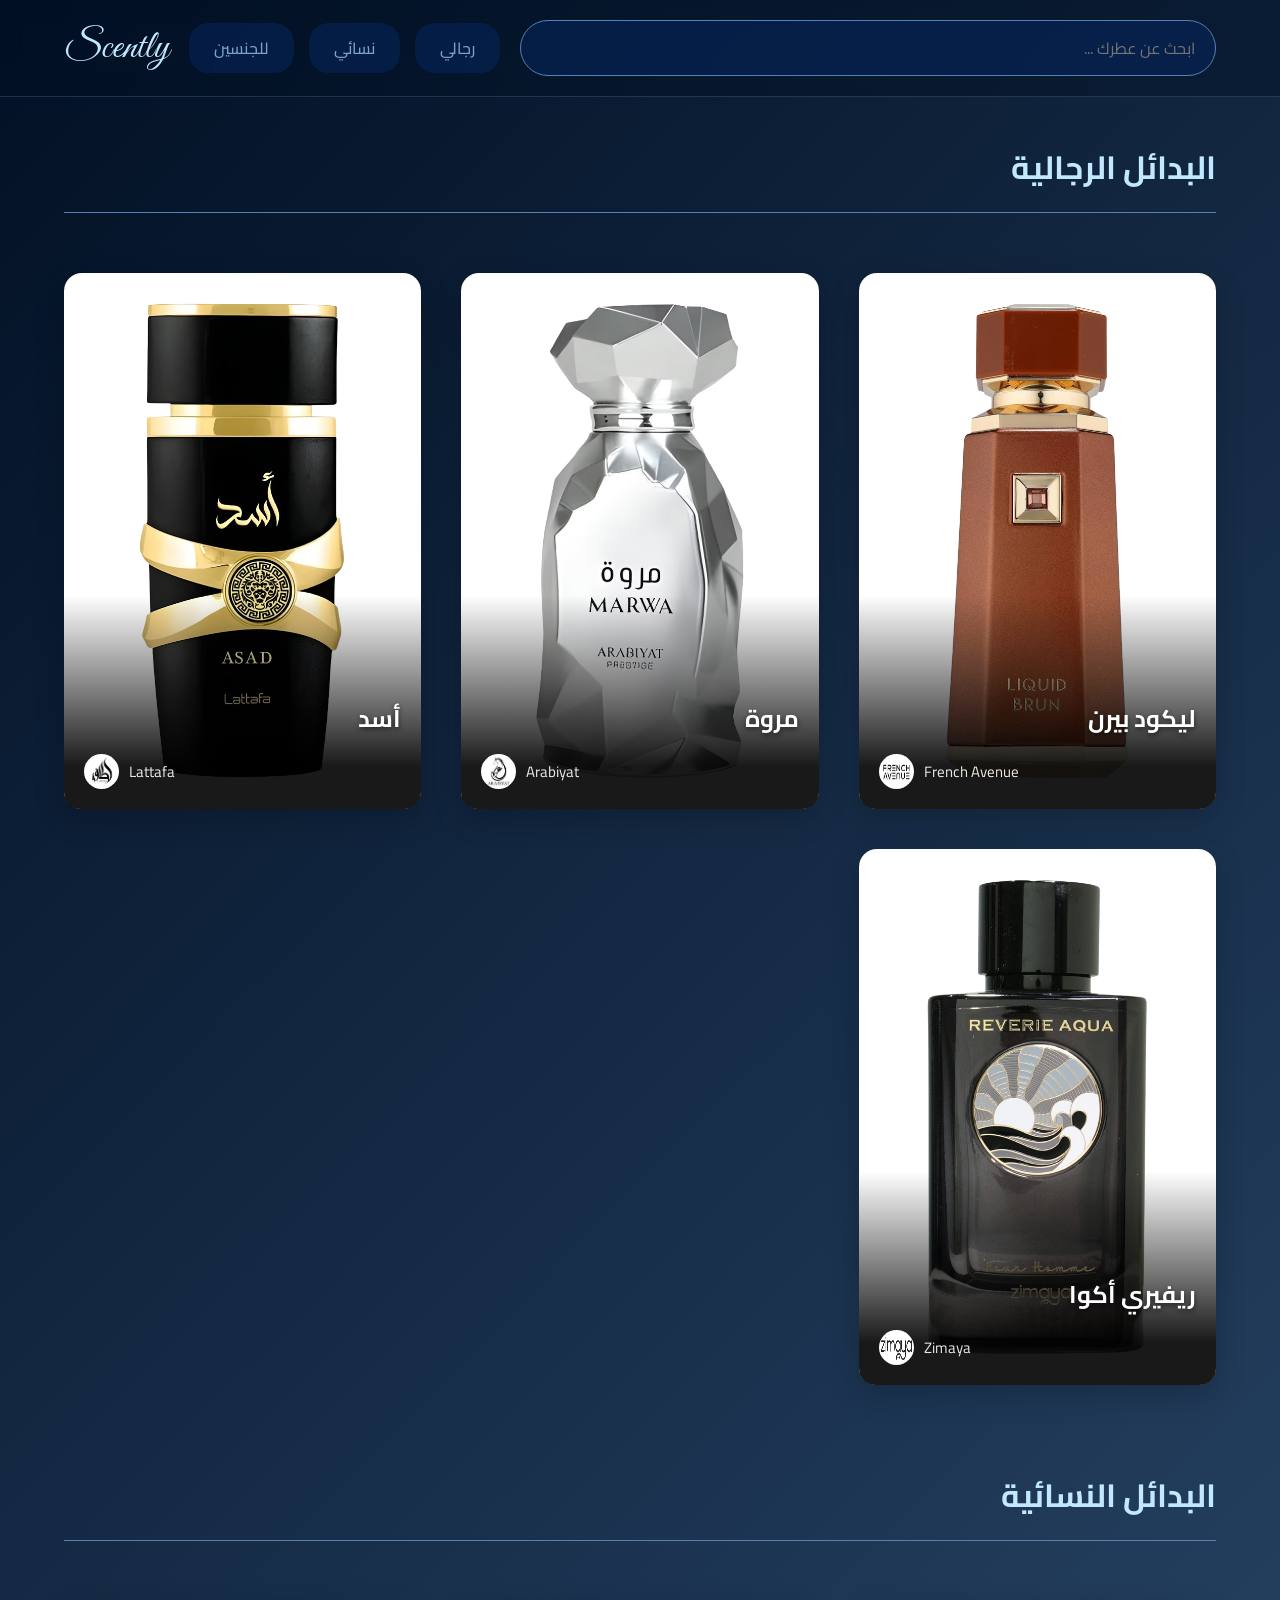
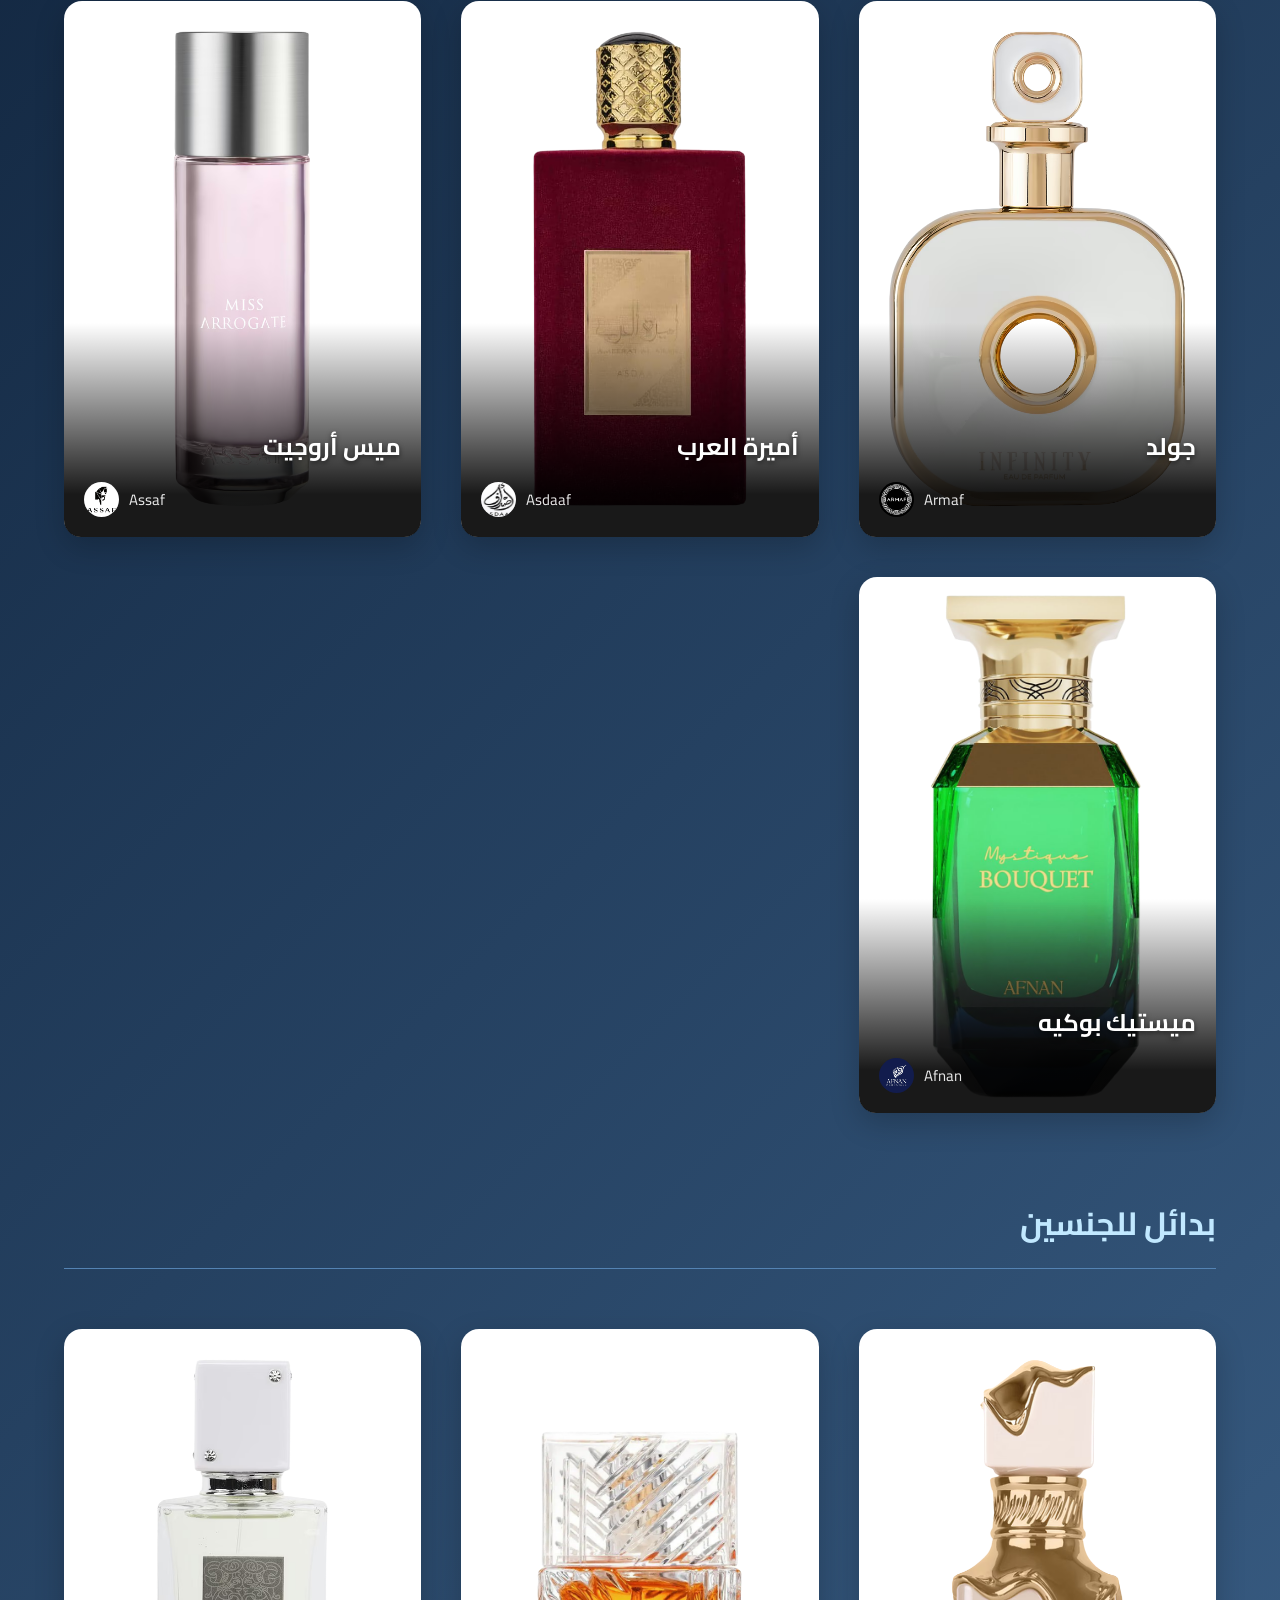
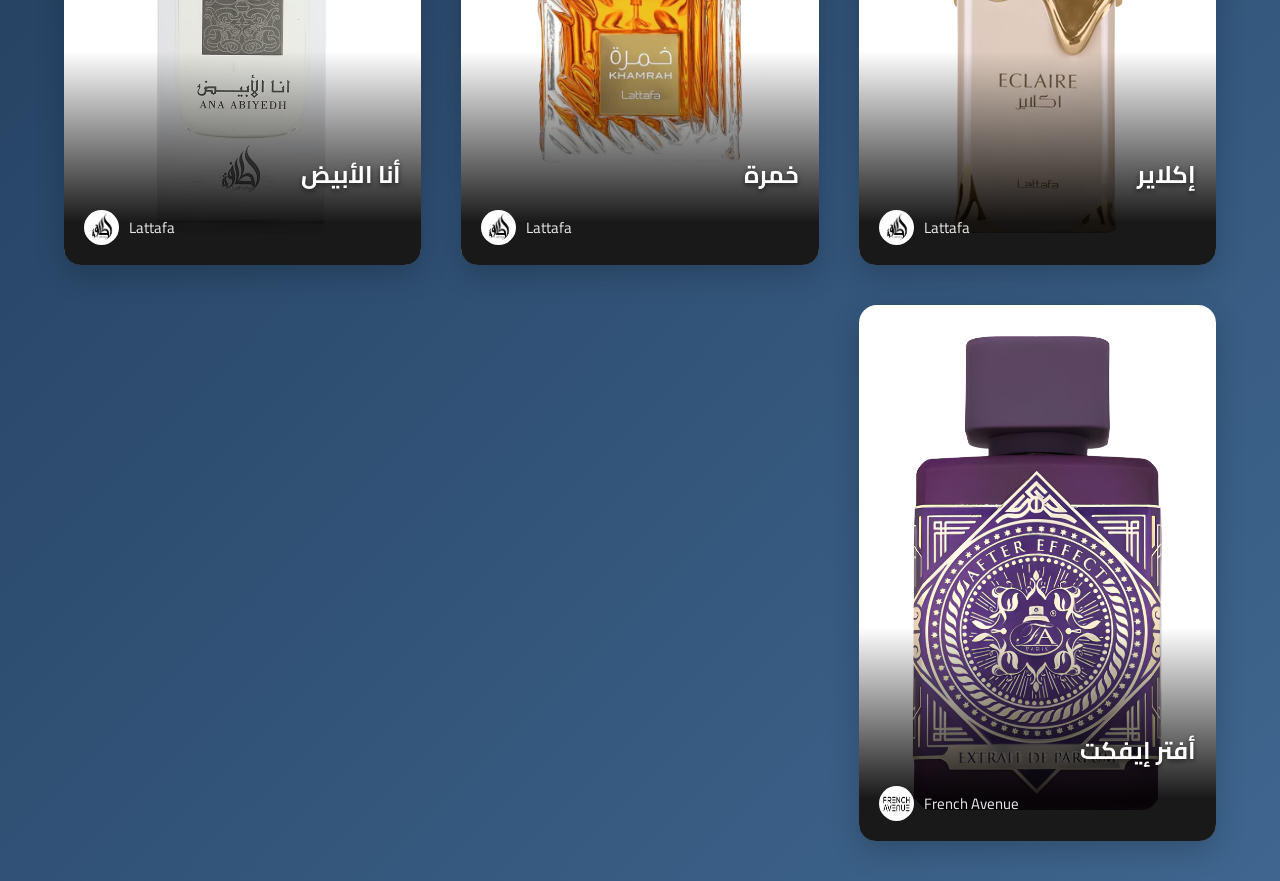
<file: dupes.html>
<!DOCTYPE html>
<html lang="ar" dir="rtl">
<head>
    <meta charset="UTF-8">
    <meta name="viewport" content="width=device-width, initial-scale=1.0">
    <title>قائمة البدائل</title>
    <link rel="shortcut icon" href="icons/favicon.png" type="image/png">
    <link rel="stylesheet" href="css/fragrances-style.css">

</head>
<body>

        <header class="top-bar">


    <!-- 2. A new wrapper for search and filters -->
    <div class="search-and-filters">
        <input type="search" id="search-bar" class="search-bar" placeholder="ابحث عن عطرك ...">
        
        <div class="filters">
            <!-- Desktop Anchors -->
            <a href="#men" class="filter-anchor desktop-only">رجالي</a>
            <a href="#women" class="filter-anchor desktop-only">نسائي</a>
            <a href="#unisex" class="filter-anchor desktop-only">للجنسين</a>

            <!-- Mobile Dropdown -->
            <div class="dropdown mobile-only">
                <button class="dropdown-toggle">
                    <span>فلترة</span>
                    <svg width="12" height="12" viewBox="0 0 24 24" fill="none" xmlns="http://www.w3.org/2000/svg">
                        <path d="M7 10L12 15L17 10" stroke="currentColor" stroke-width="2" stroke-linecap="round" stroke-linejoin="round"/>
                    </svg>
                </button>
                <div class="dropdown-menu">
                    <a href="#men" class="filter-anchor">رجالي</a>
                    <a href="#women" class="filter-anchor">نسائي</a>
                    <a href="#unisex" class="filter-anchor">للجنسين</a>
                </div>
            </div>
        </div>
    </div>
        <!-- 1. The New Logo Link -->
    <a href="index.html" class="logo">Scently</a>
</header>


        <main id="fragrance-display">

<!----------------------------------------------------------- Men Dupes Fragrances -------------------------------------------------------->

            <h2 id="men" class="section-header">البدائل الرجالية</h2>

            <!-- Card 1 -->
            <!-- استبدل # برابط الصفحة الخاصة بالعطر -->
                <div class="fragrance-card" data-name="ليكود بيرن" onclick="window.location.href='Liquid Brun.html'">
                    <div class="image-container"><img src="images/perfumes/maleDupes/Liquid Brun French Avenue.png" alt="Liquid Brun"></div>
                    <div class="card-overlay">
                        <h3 class="fragrance-name">ليكود بيرن</h3>
                        <div class="details-wrapper">
                            <div class="details-idle"><div class="brand-info"><p class="brand-name">French Avenue</p><img src="images/logo/French Avenue.webp" alt="French Avenue Logo" class="brand-logo"></div></div>
                            <div class="details-hover"><p class="fragrance-type">Eau de Parfum</p><div class="fragrance-rating"><span>★★★★★</span></div></div>
                        </div>
                    </div>
                </div>

            <!-- Card 2 -->
                <div class="fragrance-card" data-name="مروة" onclick="window.location.href='Marwa.html'">
                    <div class="image-container"><img src="images/perfumes/maleDupes/Marwa Arabiyat Prestige.png" alt="Marwa"></div>
                    <div class="card-overlay">
                        <h3 class="fragrance-name">مروة</h3>
                        <div class="details-wrapper">
                            <div class="details-idle"><div class="brand-info"><p class="brand-name">Arabiyat</p><img src="images/logo/Arabiyat Prestige.jpg" alt="Arabiyat Prestige Logo" class="brand-logo"></div></div>
                            <div class="details-hover"><p class="fragrance-type">Eau de Parfum</p><div class="fragrance-rating"><span>★★★★★</span></div></div>
                        </div>
                    </div>
                </div>

            <!-- Card 3 -->
                <div class="fragrance-card" data-name="أسد" onclick="window.location.href='Asad.html'">
                    <div class="image-container"><img src="images/perfumes/maleDupes/Asad Lattafa Perfumes.png" alt="Asad"></div>
                    <div class="card-overlay">
                        <h3 class="fragrance-name">أسد</h3>
                        <div class="details-wrapper">
                            <div class="details-idle"><div class="brand-info"><p class="brand-name">Lattafa</p><img src="images/logo/Lattafa.jpeg" alt="Lattafa Logo" class="brand-logo"></div></div>
                            <div class="details-hover"><p class="fragrance-type">Eau de Parfum</p><div class="fragrance-rating"><span>★★★★☆</span></div></div>
                        </div>
                    </div>
                </div>

            <!-- Card 4 -->
                <div class="fragrance-card" data-name="ريفيري أكوا" onclick="window.location.href='Reverie Aqua.html'">
                    <div class="image-container"><img src="images/perfumes/maleDupes/Reverie Aqua Zimaya.png" alt="Reverie Aqua"></div>
                    <div class="card-overlay">
                        <h3 class="fragrance-name">ريفيري أكوا</h3>
                        <div class="details-wrapper">
                            <div class="details-idle"><div class="brand-info"><p class="brand-name">Zimaya</p><img src="images/logo/Zimaya.webp" alt="Zimaya Logo" class="brand-logo"></div></div>
                            <div class="details-hover"><p class="fragrance-type">Eau de Parfum</p><div class="fragrance-rating"><span>★★★★★</span></div></div>
                        </div>
                    </div>
                </div>

<!----------------------------------------------------------- Women Dupes Fragrances -------------------------------------------------------->

            <h2 id="women" class="section-header">البدائل النسائية</h2>

            <!-- Card 1 -->
                <div class="fragrance-card" data-name="جولد" onclick="window.location.href='Gold.html'">
                    <div class="image-container"><img src="images/perfumes/femaleDupes/Gold Armaf.png" alt="Gold"></div>
                    <div class="card-overlay">
                        <h3 class="fragrance-name">جولد</h3>
                        <div class="details-wrapper">
                            <div class="details-idle"><div class="brand-info"><p class="brand-name">Armaf</p><img src="images/logo/Armaf.jpeg" alt="Armaf Logo" class="brand-logo"></div></div>
                            <div class="details-hover"><p class="fragrance-type">Eau de Parfum</p><div class="fragrance-rating"><span>★★★★☆</span></div></div>
                        </div>
                    </div>
                </div>

            <!-- Card 2 -->
                <div class="fragrance-card" data-name="أميرة العرب" onclick="window.location.href='Ameerat Al Arab.html'">
                    <div class="image-container"><img src="images/perfumes/femaleDupes/Ameerat Al Arab Asdaaf.png" alt="Ameerat Al Arab"></div>
                    <div class="card-overlay">
                        <h3 class="fragrance-name">أميرة العرب</h3>
                        <div class="details-wrapper">
                            <div class="details-idle"><div class="brand-info"><p class="brand-name">Asdaaf</p><img src="images/logo/Asdaaf.jpg" alt="Asdaf Logo" class="brand-logo"></div></div>
                            <div class="details-hover"><p class="fragrance-type">Eau de Parfum</p><div class="fragrance-rating"><span>★★★★☆</span></div></div>
                        </div>
                    </div>
                </div>

            <!-- Card 3 -->
                <div class="fragrance-card" data-name="ميس أروجيت" onclick="window.location.href='Miss Arrogate.html'">
                    <div class="image-container"><img src="images/perfumes/femaleDupes/Miss Arrogate Assaf.png" alt="Miss Arrogate"></div>
                    <div class="card-overlay">
                        <h3 class="fragrance-name">ميس أروجيت</h3>
                        <div class="details-wrapper">
                            <div class="details-idle"><div class="brand-info"><p class="brand-name">Assaf</p><img src="images/logo/Assaf.jpg" alt="Assaf Logo" class="brand-logo"></div></div>
                            <div class="details-hover"><p class="fragrance-type">Eau de Parfum</p><div class="fragrance-rating"><span>★★★★☆</span></div></div>
                        </div>
                    </div>
                </div>

            <!-- Card 4 -->
                <div class="fragrance-card" data-name="ميستيك بوكيه" onclick="window.location.href='Mystique Bouquet.html'">
                    <div class="image-container"><img src="images/perfumes/femaleDupes/Mystique Bouquet Afnan.png" alt="Mystique Bouquet"></div>
                    <div class="card-overlay">
                        <h3 class="fragrance-name">ميستيك بوكيه</h3>
                        <div class="details-wrapper">
                            <div class="details-idle"><div class="brand-info"><p class="brand-name">Afnan</p><img src="images/logo/Afnan.jpeg" alt="Afnan Logo" class="brand-logo"></div></div>
                            <div class="details-hover"><p class="fragrance-type">Eau de Parfum</p><div class="fragrance-rating"><span>★★★★☆</span></div></div>
                        </div>
                    </div>
                </div>

<!----------------------------------------------------------- Unisex Dupes Fragrances -------------------------------------------------------->

            <h2 id="unisex" class="section-header">بدائل للجنسين</h2>

            <!-- Card 1 -->
                <div class="fragrance-card" data-name="إكلاير" onclick="window.location.href='Eclaire.html'">
                    <div class="image-container"><img src="images/perfumes/unisexDupes/Eclair Lattafa.png" alt="Eclair"></div>
                    <div class="card-overlay">
                        <h3 class="fragrance-name">إكلاير</h3>
                        <div class="details-wrapper">
                            <div class="details-idle"><div class="brand-info"><p class="brand-name">Lattafa</p><img src="images/logo/Lattafa.jpeg" alt="Lattafa Logo" class="brand-logo"></div></div>
                            <div class="details-hover"><p class="fragrance-type">Eau de Parfum</p><div class="fragrance-rating"><span>★★★★☆</span></div></div>
                        </div>
                    </div>
                </div>

            <!-- Card 2 -->
                <div class="fragrance-card" data-name="خمرة" onclick="window.location.href='Khamrah.html'">
                    <div class="image-container"><img src="images/perfumes/unisexDupes/Khamrah Lattafa Perfumes.png" alt="Khamrah"></div>
                    <div class="card-overlay">
                        <h3 class="fragrance-name">خمرة</h3>
                        <div class="details-wrapper">
                            <div class="details-idle"><div class="brand-info"><p class="brand-name">Lattafa</p><img src="images/logo/Lattafa.jpeg" alt="Lattafa Logo" class="brand-logo"></div></div>
                            <div class="details-hover"><p class="fragrance-type">Eau de Parfum</p><div class="fragrance-rating"><span>★★★★☆</span></div></div>
                        </div>
                    </div>
                </div>

            <!-- Card 3 -->
                <div class="fragrance-card" data-name="أنا الأبيض" onclick="window.location.href='Ana Abiyedh.html'">
                    <div class="image-container"><img src="images/perfumes/unisexDupes/Ana Abiyedh Lattafa Perfumes.png" alt="Ana Abiyedh"></div>
                    <div class="card-overlay">
                        <h3 class="fragrance-name">أنا الأبيض</h3>
                        <div class="details-wrapper">
                            <div class="details-idle"><div class="brand-info"><p class="brand-name">Lattafa</p><img src="images/logo/Lattafa.jpeg" alt="Lattafa Logo" class="brand-logo"></div></div>
                            <div class="details-hover"><p class="fragrance-type">Eau de Parfum</p><div class="fragrance-rating"><span>★★★★☆</span></div></div>
                        </div>
                    </div>
                </div>

            <!-- Card 4 -->
                <div class="fragrance-card" data-name="أفتر إيفكت" onclick="window.location.href='After Effect.html'">
                    <div class="image-container"><img src="images/perfumes/unisexDupes/After Effect French Avenue.png" alt="After Effect"></div>
                    <div class="card-overlay">
                        <h3 class="fragrance-name">أفتر إيفكت</h3>
                        <div class="details-wrapper">
                            <div class="details-idle"><div class="brand-info"><p class="brand-name">French Avenue</p><img src="images/logo/French Avenue.webp" alt="French Avenue Logo" class="brand-logo"></div></div>
                            <div class="details-hover"><p class="fragrance-type">Extrait de Parfum</p><div class="fragrance-rating"><span>★★★★☆</span></div></div>
                        </div>
                    </div>
                </div>

        </main>

        <!-- أضف هذا القسم الجديد -->
        <div id="no-results-message" style="display: none; text-align: center; padding: 80px 40px;">
            <h2 style="font-size: 28px; color: var(--light-blue-2); margin-bottom: 10px;">لا توجد نتائج مطابقة</h2>
            <p style="font-size: 16px; color: var(--light-blue-1);">حاول استخدام كلمة بحث مختلفة أو تصفح الفئات.</p>
        </div>


        <script src="js/fragrances-script.js"></script>

    </body>
</html>
</file>
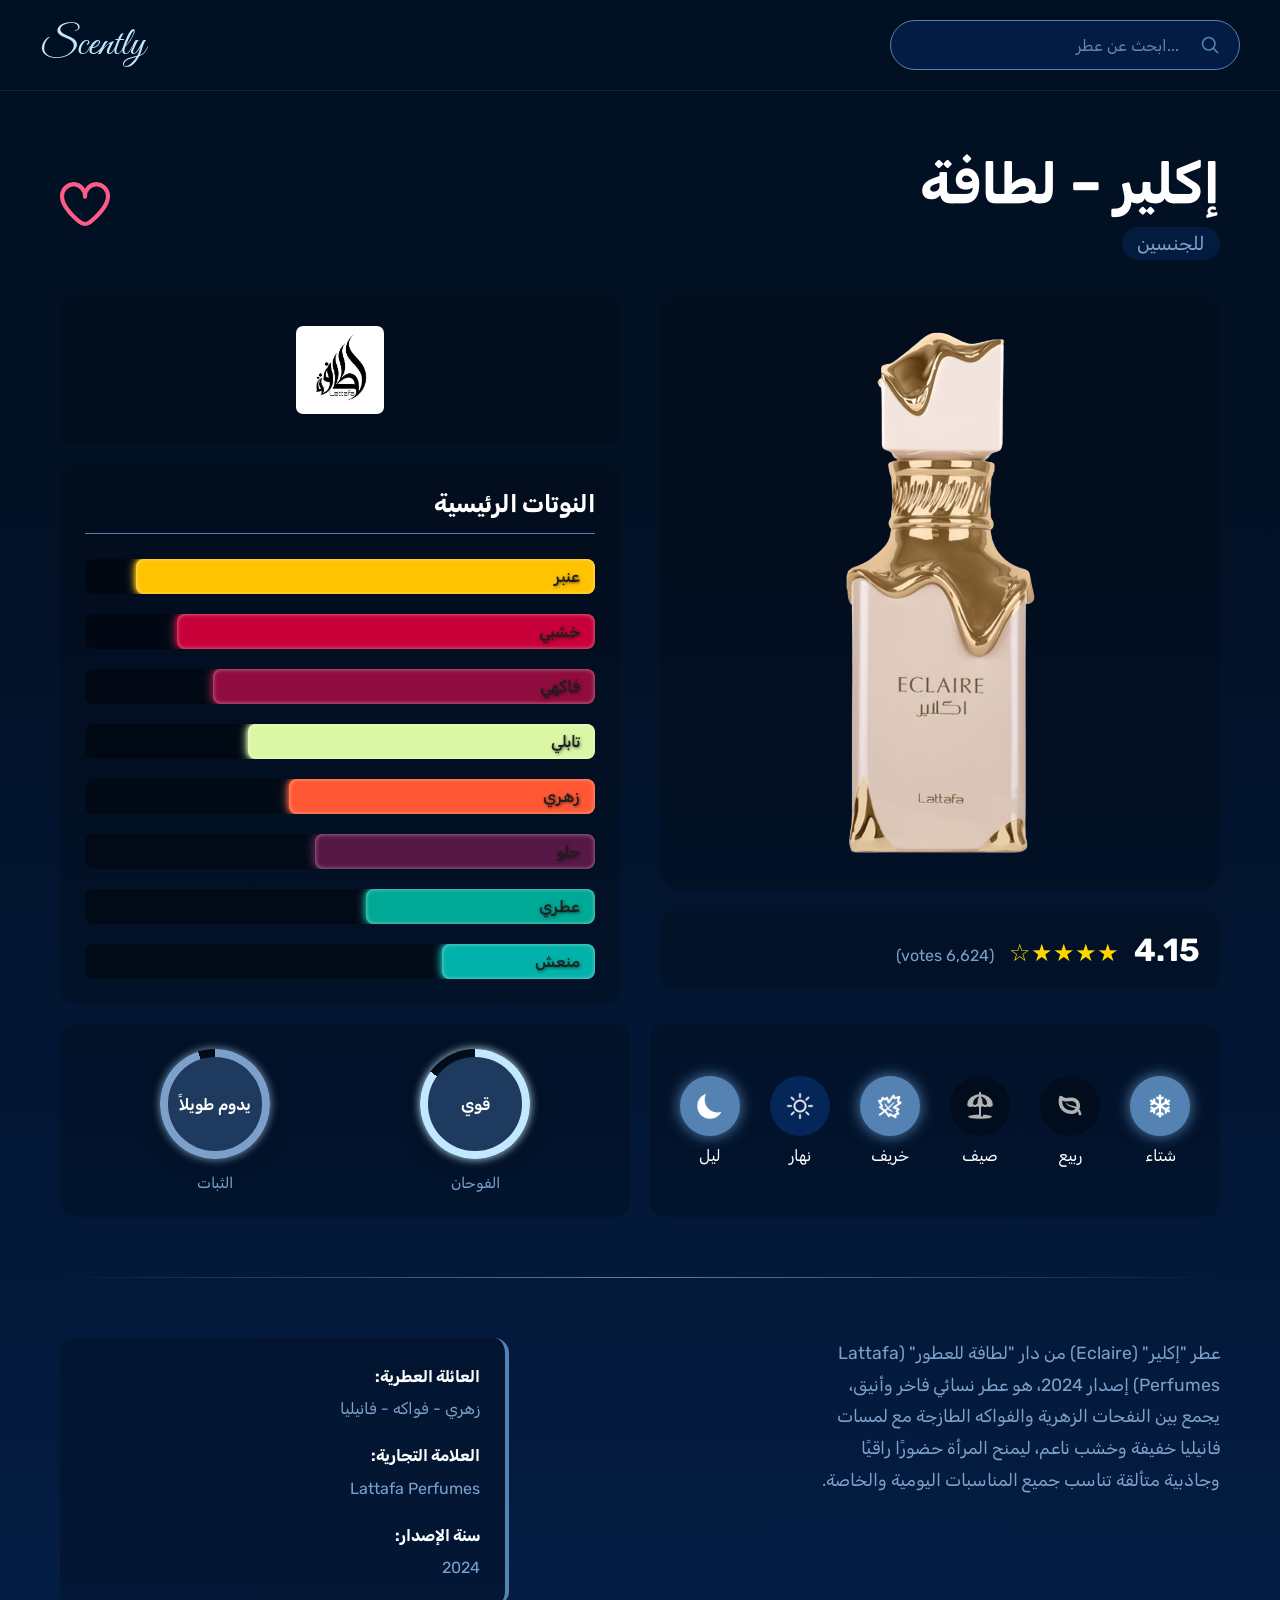
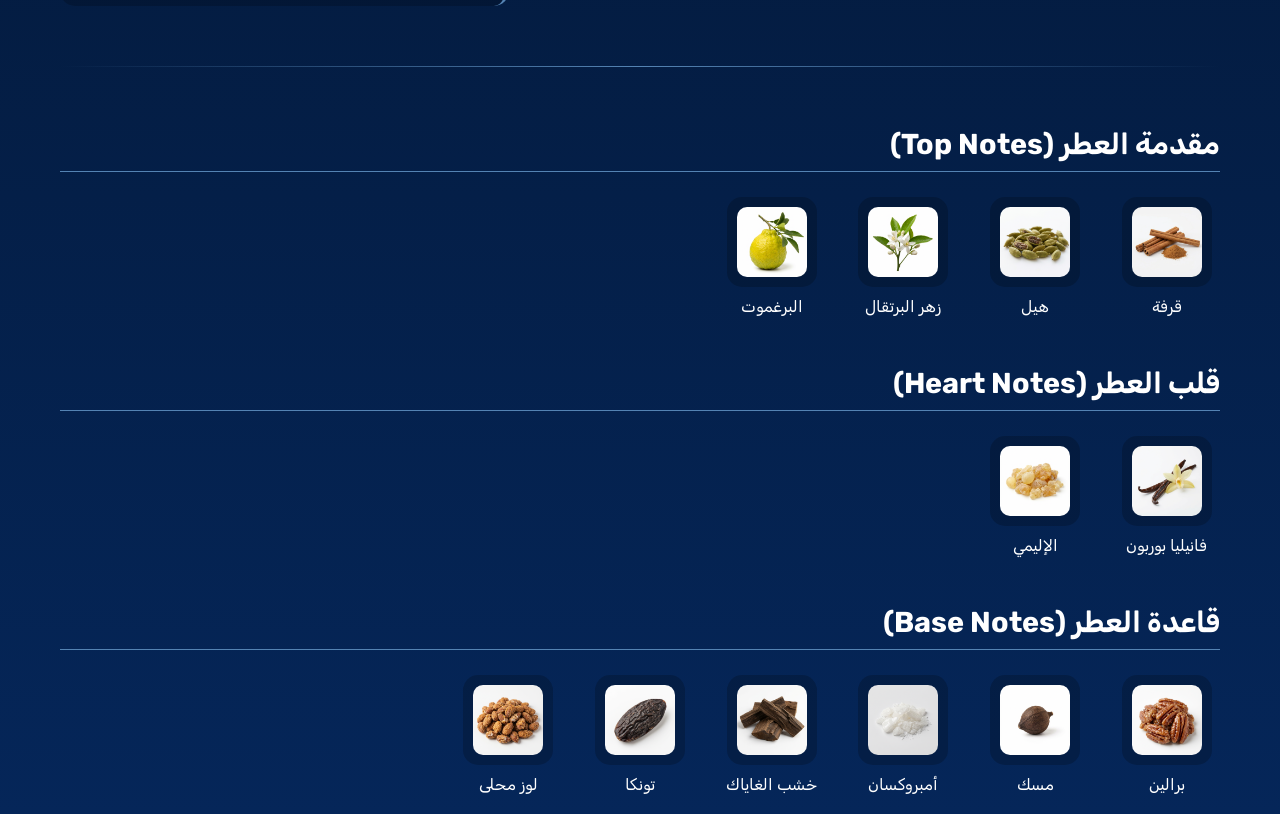
<file: Eclaire.html>
<!DOCTYPE html>
<html lang="ar" dir="rtl">
<head>
    <meta charset="UTF-8">
    <meta name="viewport" content="width=device-width, initial-scale=1.0">
    <title>Eclaire Lattafa Perfumes</title>
    <link rel="shortcut icon" href="icons/favicon.png" type="image/png">
    <link rel="preconnect" href="https://fonts.googleapis.com">
    <link rel="preconnect" href="https://fonts.gstatic.com" crossorigin>
    <link href="https://fonts.googleapis.com/css2?family=Great+Vibes&family=Rubik:ital,wght@0,300..900;1,300..900&display=swap" rel="stylesheet">
    <link rel="stylesheet" href="css/details-style.css">
</head>
<body>

    <!-- 1. Top Bar -->
<header class="top-bar">
    <!-- 1. Search bar is now on the right -->
  <!-- استبدل هذا القسم بالكامل في كل الصفحات -->
<div class="search-bar-container">
    <svg class="search-icon" viewBox="0 0 24 24" fill="none" xmlns="http://www.w3.org/2000/svg">
        <path d="M15.7955 15.8111L21 21M18 10.5C18 14.6421 14.6421 18 10.5 18C6.35786 18 3 14.6421 3 10.5C3 6.35786 6.35786 3 10.5 3C14.6421 3 18 6.35786 18 10.5Z" stroke="currentColor" stroke-width="2" stroke-linecap="round" stroke-linejoin="round"/>
    </svg>
    <input type="search" class="search-input" id="global-search-input" placeholder="...ابحث عن عطر">
    
    <!-- The new dynamic dropdown for results -->
    <div class="search-results-dropdown" id="search-results"></div>
</div>

    <!-- 2. Logo is now on the left -->
    <a href="index.html" class="logo">Scently</a>
</header>

    <div class="page-container">
        <!-- 2. Fragrance Name Section -->
        <section class="title-section">
            <div class="title-text">
                <h1>إكلير – لطافة</h1>
                <span class="fragrance-category">للجنسين</span>
            </div>
            <div class="heart-container" title="Like">
                <input type="checkbox" class="checkbox" id="Give-It-An-Id">
                <div class="svg-container">
                    <svg viewBox="0 0 24 24" class="svg-outline" xmlns="http://www.w3.org/2000/svg">
                        <path d="M17.5,1.917a6.4,6.4,0,0,0-5.5,3.3,6.4,6.4,0,0,0-5.5-3.3A6.8,6.8,0,0,0,0,8.967c0,4.547,4.786,9.513,8.8,12.88a4.974,4.974,0,0,0,6.4,0C19.214,18.48,24,13.514,24,8.967A6.8,6.8,0,0,0,17.5,1.917Zm-3.585,18.4a2.973,2.973,0,0,1-3.83,0C4.947,16.006,2,11.87,2,8.967a4.8,4.8,0,0,1,4.5-5.05A4.8,4.8,0,0,1,11,8.967a1,1,0,0,0,2,0,4.8,4.8,0,0,1,4.5-5.05A4.8,4.8,0,0,1,22,8.967C22,11.87,19.053,16.006,13.915,20.313Z"></path>
                    </svg>
                    <svg viewBox="0 0 24 24" class="svg-filled" xmlns="http://www.w3.org/2000/svg">
                        <path d="M17.5,1.917a6.4,6.4,0,0,0-5.5,3.3,6.4,6.4,0,0,0-5.5-3.3A6.8,6.8,0,0,0,0,8.967c0,4.547,4.786,9.513,8.8,12.88a4.974,4.974,0,0,0,6.4,0C19.214,18.48,24,13.514,24,8.967A6.8,6.8,0,0,0,17.5,1.917Z"></path>
                    </svg>
                    <svg class="svg-celebrate" width="100" height="100" xmlns="http://www.w3.org/2000/svg"><polygon points="10,10 20,20"></polygon><polygon points="10,50 20,50"></polygon><polygon points="20,80 30,70"></polygon><polygon points="90,10 80,20"></polygon><polygon points="90,50 80,50"></polygon><polygon points="80,80 70,70"></polygon></svg>
                </div>
            </div>
        </section>

        <!-- 3. Main Data Section -->
        <main class="main-data-section">
            <!-- Right Side -->
            <div class="right-side">
                <div class="fragrance-image-container">
                    <img src="images/perfumes/unisexDupes/Eclair Lattafa.png" alt="Eclair">
                </div>
                <div class="fragrance-main-rating">
                    <div class="rating-score">4.15</div>
                    <div class="rating-stars">★★★★☆</div>
                    <div class="rating-count">(6,624 votes)</div>
                </div>
            </div>

            <!-- Left Side -->
            <div class="left-side">
                <div class="brand-logo-container">
                    <img src="images/logo/Lattafa.jpeg" alt="Lattafa Logo">
                </div>

                <div class="main-notes-container">
    <h3>النوتات الرئيسية</h3>
    <div class="notes-grid-sliders">
        <!-- 1. Amber -->
        <div class="note-slider" style="--percentage: 90%; --color: #FFC300;">
            <div class="slider-track">
                <div class="slider-fill">
                    <span class="note-name">عنبر</span>
                </div>
            </div>
        </div>
        <!-- 2. Woody -->
        <div class="note-slider" style="--percentage: 82%; --color: #C70039;">
            <div class="slider-track">
                <div class="slider-fill">
                    <span class="note-name">خشبي</span>
                </div>
            </div>
        </div>
        <!-- 3. Fruity -->
        <div class="note-slider" style="--percentage: 75%; --color: #900C3F;">
            <div class="slider-track">
                <div class="slider-fill">
                    <span class="note-name">فاكهي</span>
                </div>
            </div>
        </div>
        <!-- 4. Spicy -->
        <div class="note-slider" style="--percentage: 68%; --color: #DAF7A6;">
            <div class="slider-track">
                <div class="slider-fill">
                    <span class="note-name">تابلي</span>
                </div>
            </div>
        </div>
        <!-- 5. Floral -->
        <div class="note-slider" style="--percentage: 60%; --color: #FF5733;">
            <div class="slider-track">
                <div class="slider-fill">
                    <span class="note-name">زهري</span>
                </div>
            </div>
        </div>
        <!-- 6. Sweet -->
        <div class="note-slider" style="--percentage: 55%; --color: #581845;">
            <div class="slider-track">
                <div class="slider-fill">
                    <span class="note-name">حلو</span>
                </div>
            </div>
        </div>
        <!-- 7. Aromatic -->
        <div class="note-slider" style="--percentage: 45%; --color: #00A896;">
            <div class="slider-track">
                <div class="slider-fill">
                    <span class="note-name">عطري</span>
                </div>
            </div>
        </div>
        <!-- 8. Fresh -->
        <div class="note-slider" style="--percentage: 30%; --color: #00B2A9;">
            <div class="slider-track">
                <div class="slider-fill">
                    <span class="note-name">منعش</span>
                </div>
            </div>
        </div>
    </div>
</div>
                
            </div>
        </main>

        <section class="full-width-stats-section">
    <div class="stats-wrapper">
        <div class="occasions-container">
            <div class="occasion-item">
                <div class="icon-wrapper high"><img src="icons/winter.png" alt="Winter"></div>
                <span>شتاء</span>
            </div>
            <div class="occasion-item">
                <div class="icon-wrapper low"><img src="icons/spring.png" alt="Spring"></div>
                <span>ربيع</span>
            </div>
            <div class="occasion-item">
                <div class="icon-wrapper low"><img src="icons/summer.png" alt="Summer"></div>
                <span>صيف</span>
            </div>
            <div class="occasion-item">
                <div class="icon-wrapper high"><img src="icons/autumn.png" alt="Autumn"></div>
                <span>خريف</span>
            </div>
            <div class="occasion-item">
                <div class="icon-wrapper medium"><img src="icons/day.png" alt="Day"></div>
                <span>نهار</span>
            </div>
            <div class="occasion-item">
                <div class="icon-wrapper high"><img src="icons/night.png" alt="Night"></div>
                <span>ليل</span>
            </div>
        </div>

        <!-- THE NEW PERFORMANCE CONTAINER -->
        <div class="performance-container">
            <div class="performance-item">
                <div class="circular-progress" style="--value: 85; --color: #C1E8FF;">
                    <span class="progress-value">قوي</span>
                </div>
                <span class="performance-label">الفوحان</span>
            </div>
            <div class="performance-item">
                <div class="circular-progress" style="--value: 95; --color: #7DA0CA;">
                    <span class="progress-value">يدوم طويلاً</span>
                </div>
                <span class="performance-label">الثبات</span>
            </div>
        </div>
    </div>
</section>

        <!-- 4. Separator & Description -->
        <hr class="section-separator">

        <!-- استبدل هذا القسم بالكامل -->
<section class="description-section">
    <!-- 1. The Main Description Content -->
    <div class="description-content">
        <p class="intro-paragraph">
            عطر "إكلير" (Eclaire) من دار "لطافة للعطور" (Lattafa Perfumes) إصدار 2024، هو عطر نسائي فاخر وأنيق، يجمع بين النفحات الزهرية والفواكه الطازجة مع لمسات فانيليا خفيفة وخشب ناعم، ليمنح المرأة حضورًا راقيًا وجاذبية متألقة تناسب جميع المناسبات اليومية والخاصة.
        </p>
    </div>

    <!-- 2. The Quick Facts / Meta Box -->
    <div class="perfumer-details">
        <div class="meta-item">
            <strong>العائلة العطرية:</strong>
            <span>زهري - فواكه - فانيليا</span>
        </div>
        <div class="meta-item">
            <strong>العلامة التجارية:</strong>
            <span>Lattafa Perfumes</span>
        </div>
        <div class="meta-item">
            <strong>سنة الإصدار:</strong>
            <span>2024</span>
        </div>
    </div>
</section>





<hr class="section-separator">


        <!-- Notes Breakdown Section -->
        <section class="notes-breakdown">
            <div class="notes-group">
                <h3>مقدمة العطر (Top Notes)</h3>
                <div class="notes-grid">

                    <div class="note-item">
                        <div class="note-image-container">
                            <img src="images/notes/Cinnamon.png" alt="Pear">
                        </div>
                        <span>قرفة</span>
                    </div>

                    <div class="note-item">
                        <div class="note-image-container">
                            <img src="images/notes/Cardamom.png" alt="Hazelnut">
                        </div>
                        <span>هيل</span>
                    </div>

                    <div class="note-item">
                        <div class="note-image-container">
                            <img src="images/notes/Orange Blossom.png" alt="Hazelnut">
                        </div>
                        <span>زهر البرتقال</span>
                    </div>

                    <div class="note-item">
                        <div class="note-image-container">
                            <img src="images/notes/Bergamot.png" alt="Hazelnut">
                        </div>
                        <span>البرغموت</span>
                    </div>

                    <!-- ... more notes ... -->
                </div>
            </div>
            <div class="notes-group">
                <h3>قلب العطر (Heart Notes)</h3>
               <div class="notes-grid">
                    <div class="note-item">
                        <div class="note-image-container">
                            <img src="images/notes/Bourbon Vanilla.png" alt="Pear">
                        </div>
                        <span>فانيليا بوربون</span>
                    </div>
                    <div class="note-item">
                        <div class="note-image-container">
                            <img src="images/notes/Elemi.png" alt="Hazelnut">
                        </div>
                        <span>الإليمي</span>
                    </div>
                    <!-- ... more notes ... -->
                </div>
            </div>
            <div class="notes-group">
                <h3>قاعدة العطر (Base Notes)</h3>
                <div class="notes-grid">

                    <div class="note-item">
                        <div class="note-image-container">
                            <img src="images/notes/Praline.png" alt="Pear">
                        </div>
                        <span>برالين</span>
                    </div>

                    <div class="note-item">
                        <div class="note-image-container">
                            <img src="images/notes/Musk.png" alt="Hazelnut">
                        </div>
                        <span>مسك</span>
                    </div>

                    <div class="note-item">
                        <div class="note-image-container">
                            <img src="images/notes/Ambroxan.png" alt="Pear">
                        </div>
                        <span>أمبروكسان</span>
                    </div>

                    <div class="note-item">
                        <div class="note-image-container">
                            <img src="images/notes/Guaiac wood.png" alt="Hazelnut">
                        </div>
                        <span>خشب الغاياك</span>
                    </div>

                    <div class="note-item">
                        <div class="note-image-container">
                            <img src="images/notes/Tonka.png" alt="Pear">
                        </div>
                        <span>تونكا</span>
                    </div>

                    <div class="note-item">
                        <div class="note-image-container">
                            <img src="images/notes/Candied Almond.png" alt="Hazelnut">
                        </div>
                        <span>لوز محلى</span>
                    </div>

                    <!-- ... more notes ... -->
                </div>
                <!-- ... base notes ... -->
            </div>
        </section>

    </div> <!-- End of Page Container -->
<script src="js/search.js"></script>
</body>
</html>
</file>
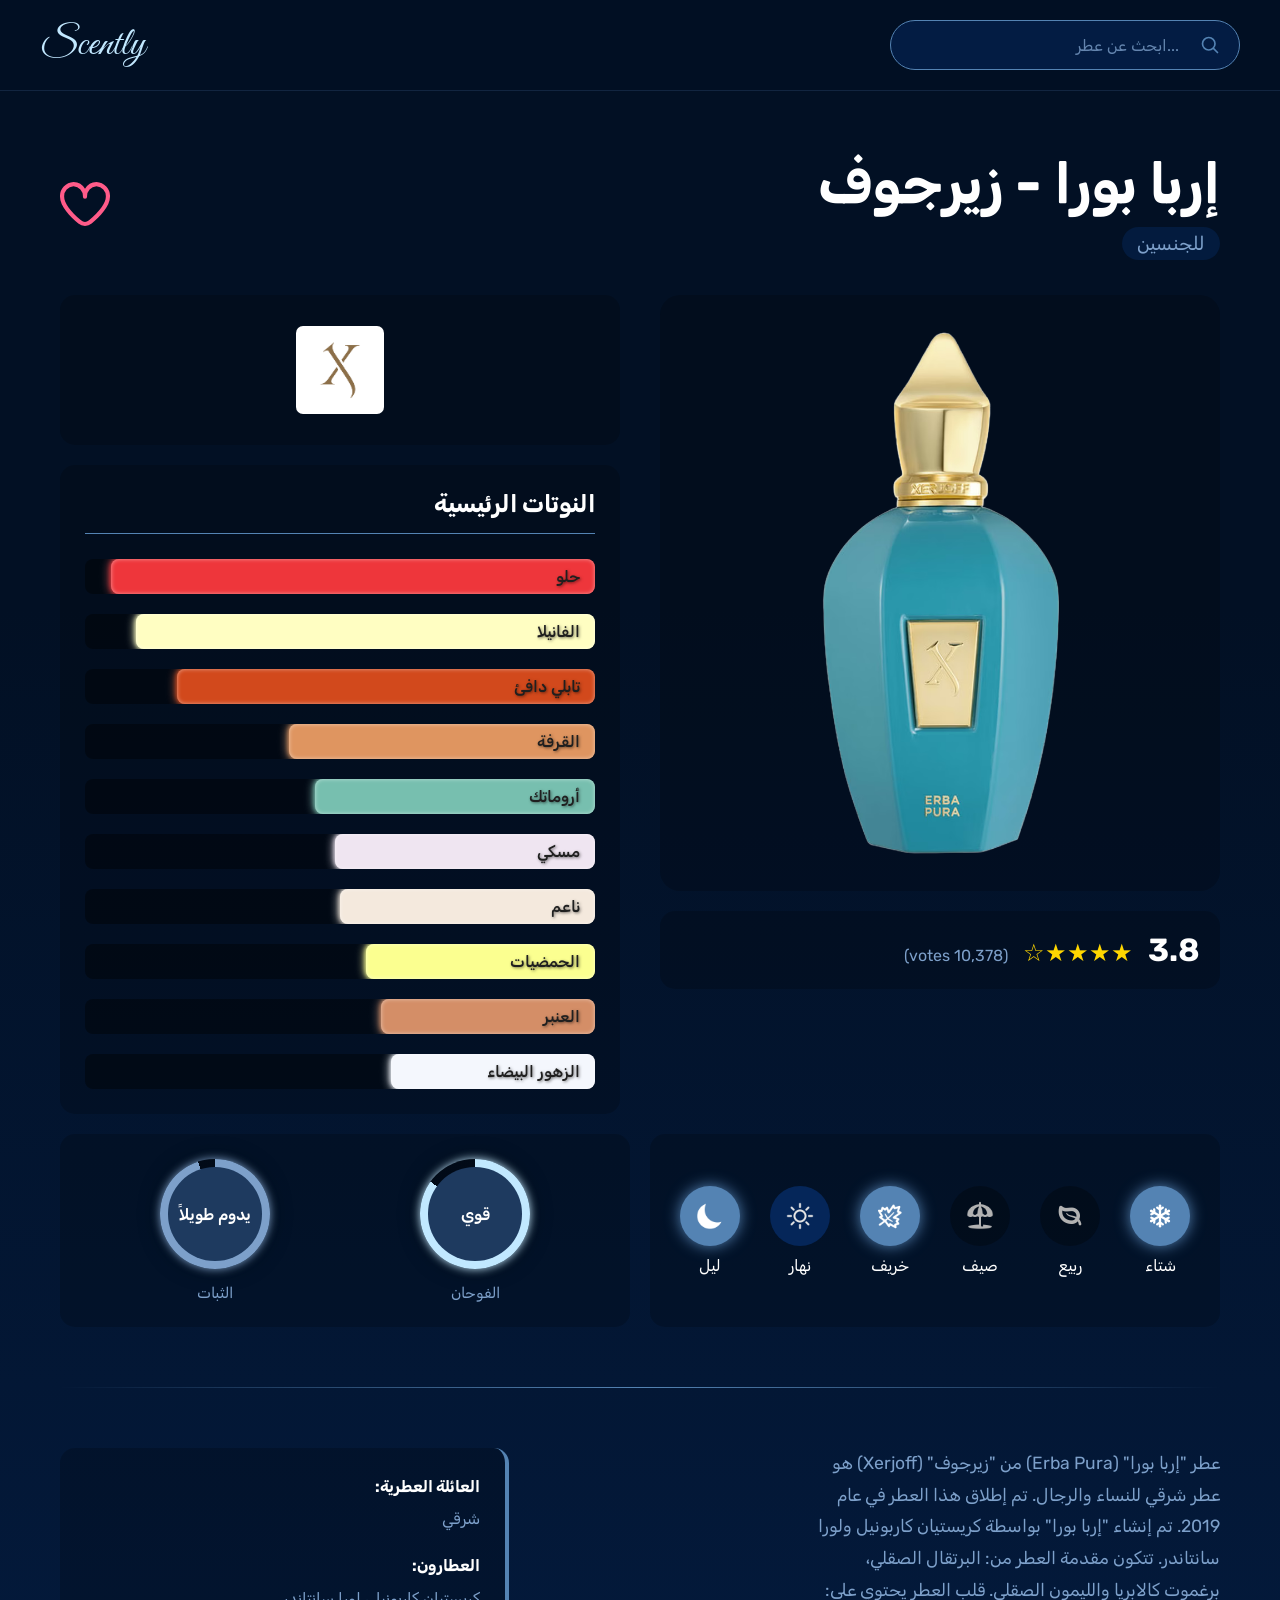
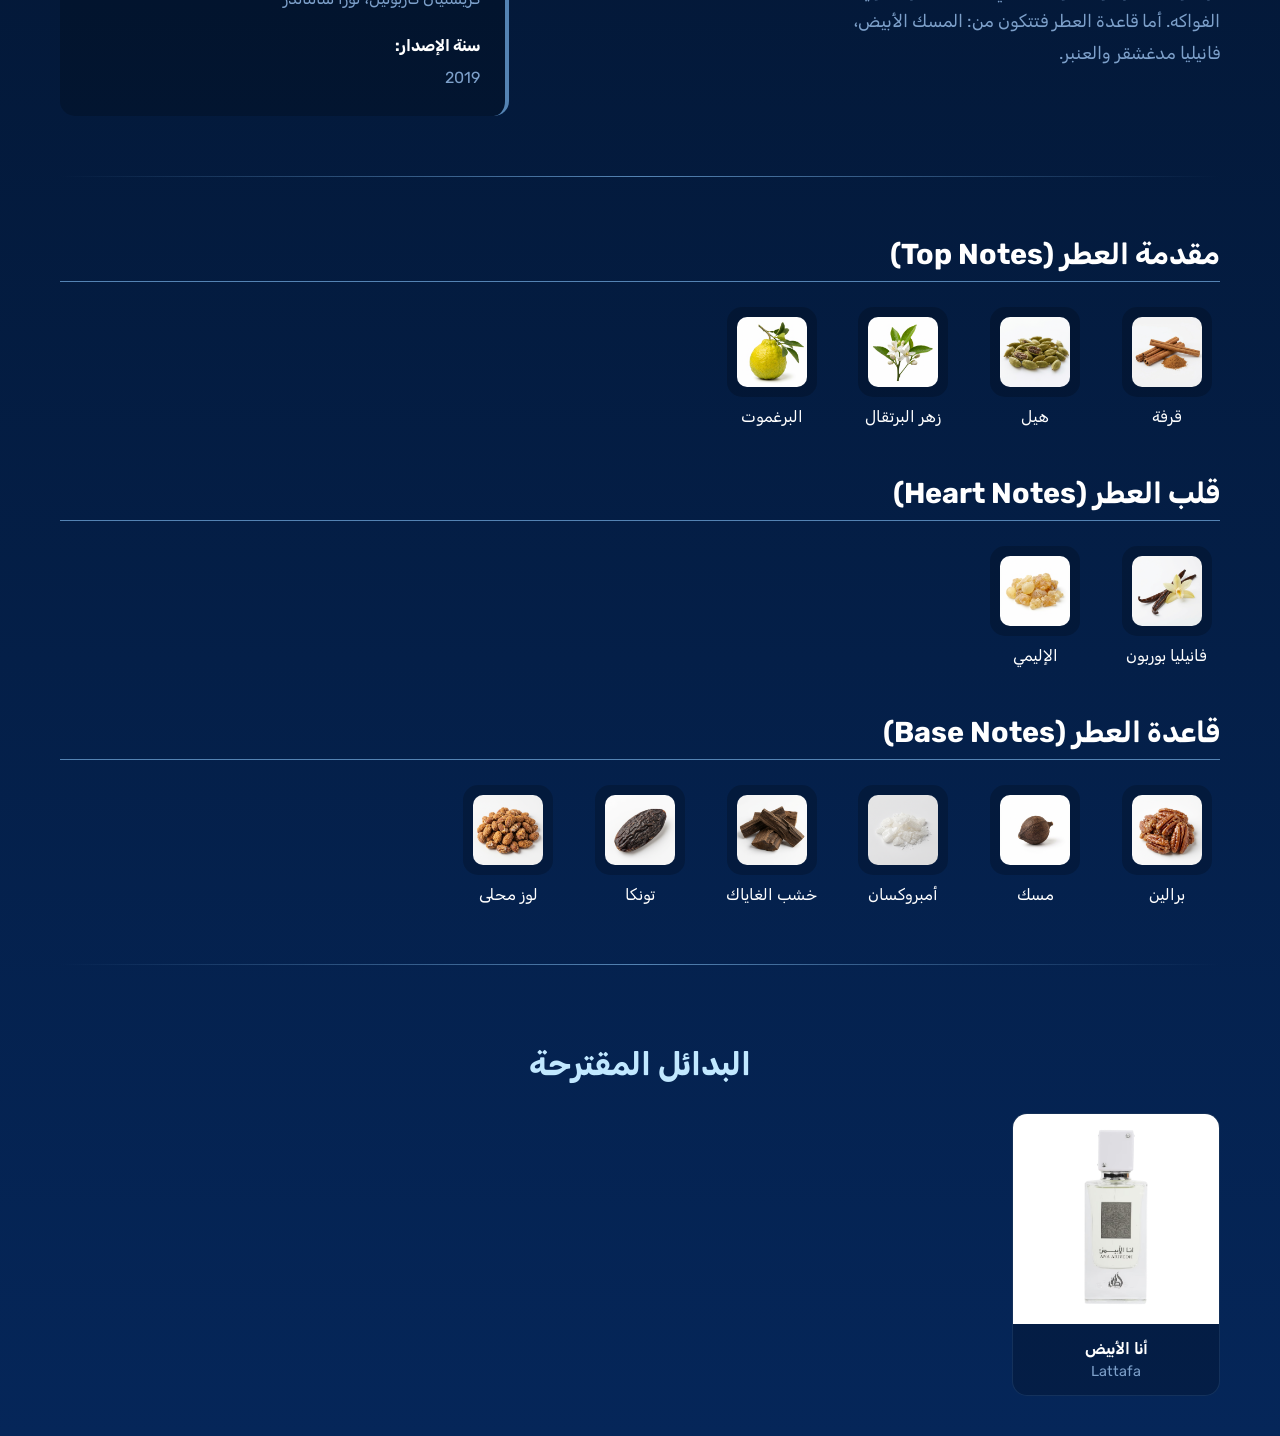
<file: Erba Pura.html>
<!DOCTYPE html>
<html lang="ar" dir="rtl">
<head>
    <meta charset="UTF-8">
    <meta name="viewport" content="width=device-width, initial-scale=1.0">
    <title>Erba Pura Xerjoff</title>
    <link rel="shortcut icon" href="icons/favicon.png" type="image/png">
    <link rel="preconnect" href="https://fonts.googleapis.com">
    <link rel="preconnect" href="https://fonts.gstatic.com" crossorigin>
    <link href="https://fonts.googleapis.com/css2?family=Great+Vibes&family=Rubik:ital,wght@0,300..900;1,300..900&display=swap" rel="stylesheet">
    <link rel="stylesheet" href="css/details-style.css">
</head>
<body>

    <!-- 1. Top Bar -->
<header class="top-bar">
    <!-- 1. Search bar is now on the right -->
  <!-- استبدل هذا القسم بالكامل في كل الصفحات -->
<div class="search-bar-container">
    <svg class="search-icon" viewBox="0 0 24 24" fill="none" xmlns="http://www.w3.org/2000/svg">
        <path d="M15.7955 15.8111L21 21M18 10.5C18 14.6421 14.6421 18 10.5 18C6.35786 18 3 14.6421 3 10.5C3 6.35786 6.35786 3 10.5 3C14.6421 3 18 6.35786 18 10.5Z" stroke="currentColor" stroke-width="2" stroke-linecap="round" stroke-linejoin="round"/>
    </svg>
    <input type="search" class="search-input" id="global-search-input" placeholder="...ابحث عن عطر">
    
    <!-- The new dynamic dropdown for results -->
    <div class="search-results-dropdown" id="search-results"></div>
</div>

    <!-- 2. Logo is now on the left -->
    <a href="index.html" class="logo">Scently</a>
</header>

    <div class="page-container">
        <!-- 2. Fragrance Name Section -->
        <section class="title-section">
            <div class="title-text">
                <h1>إربا بورا - زيرجوف</h1>
                <span class="fragrance-category">للجنسين</span>
            </div>
            <div class="heart-container" title="Like">
                <input type="checkbox" class="checkbox" id="Give-It-An-Id">
                <div class="svg-container">
                    <svg viewBox="0 0 24 24" class="svg-outline" xmlns="http://www.w3.org/2000/svg">
                        <path d="M17.5,1.917a6.4,6.4,0,0,0-5.5,3.3,6.4,6.4,0,0,0-5.5-3.3A6.8,6.8,0,0,0,0,8.967c0,4.547,4.786,9.513,8.8,12.88a4.974,4.974,0,0,0,6.4,0C19.214,18.48,24,13.514,24,8.967A6.8,6.8,0,0,0,17.5,1.917Zm-3.585,18.4a2.973,2.973,0,0,1-3.83,0C4.947,16.006,2,11.87,2,8.967a4.8,4.8,0,0,1,4.5-5.05A4.8,4.8,0,0,1,11,8.967a1,1,0,0,0,2,0,4.8,4.8,0,0,1,4.5-5.05A4.8,4.8,0,0,1,22,8.967C22,11.87,19.053,16.006,13.915,20.313Z"></path>
                    </svg>
                    <svg viewBox="0 0 24 24" class="svg-filled" xmlns="http://www.w3.org/2000/svg">
                        <path d="M17.5,1.917a6.4,6.4,0,0,0-5.5,3.3,6.4,6.4,0,0,0-5.5-3.3A6.8,6.8,0,0,0,0,8.967c0,4.547,4.786,9.513,8.8,12.88a4.974,4.974,0,0,0,6.4,0C19.214,18.48,24,13.514,24,8.967A6.8,6.8,0,0,0,17.5,1.917Z"></path>
                    </svg>
                    <svg class="svg-celebrate" width="100" height="100" xmlns="http://www.w3.org/2000/svg"><polygon points="10,10 20,20"></polygon><polygon points="10,50 20,50"></polygon><polygon points="20,80 30,70"></polygon><polygon points="90,10 80,20"></polygon><polygon points="90,50 80,50"></polygon><polygon points="80,80 70,70"></polygon></svg>
                </div>
            </div>
        </section>

        <!-- 3. Main Data Section -->
        <main class="main-data-section">
            <!-- Right Side -->
            <div class="right-side">
                <div class="fragrance-image-container">
                    <img src="images/perfumes/unisex/Erba Pura Xerjoff.png" alt="Erba Pura Xerjoff">
                </div>
                <div class="fragrance-main-rating">
                    <div class="rating-score">3.8</div>
                    <div class="rating-stars">★★★★☆</div>
                    <div class="rating-count">(10,378 votes)</div>
                </div>
            </div>

            <!-- Left Side -->
            <div class="left-side">
                <div class="brand-logo-container">
                    <img src="images/logo/Xerjoff.png" alt="Xerjoff Logo">
                </div>

                <!-- استبدل هذا القسم بالكامل -->
<div class="main-notes-container">
    <h3>النوتات الرئيسية</h3>
    <div class="notes-grid-sliders">
        <!-- 1. Sweet -->
        <div class="note-slider" style="--percentage: 95%; --color: #ee363b;">
            <div class="slider-track">
                <div class="slider-fill">
                    <span class="note-name">حلو</span>
                </div>
            </div>
        </div>
        <!-- 2. Vanilla -->
        <div class="note-slider" style="--percentage: 90%; --color: #fffec2;">
            <div class="slider-track">
                <div class="slider-fill">
                    <span class="note-name">الفانيلا</span>
                </div>
            </div>
        </div>
        <!-- 3. Warm Spicy -->
        <div class="note-slider" style="--percentage: 82%; --color: #d2491c;">
            <div class="slider-track">
                <div class="slider-fill">
                    <span class="note-name">تابلي دافئ</span>
                </div>
            </div>
        </div>
        <!-- 4. Cinnamon -->
        <div class="note-slider" style="--percentage: 60%; --color: #df9560;">
            <div class="slider-track">
                <div class="slider-fill">
                    <span class="note-name">القرفة</span>
                </div>
            </div>
        </div>
        <!-- 4. Aromatic -->
        <div class="note-slider" style="--percentage: 55%; --color: #77bfaf;">
            <div class="slider-track">
                <div class="slider-fill">
                    <span class="note-name">أروماتك</span>
                </div>
            </div>
        </div>
        <!-- 5. Musky -->
        <div class="note-slider" style="--percentage: 51%; --color: #efe5f1;">
            <div class="slider-track">
                <div class="slider-fill">
                    <span class="note-name">مسكي</span>
                </div>
            </div>
        </div>
        <!-- 6. Powdery -->
        <div class="note-slider" style="--percentage: 50%; --color: #f4e9dd;">
            <div class="slider-track">
                <div class="slider-fill">
                    <span class="note-name">ناعم</span>
                </div>
            </div>
        </div>
        <!-- 7. Citrus -->
        <div class="note-slider" style="--percentage: 45%; --color: #fbff90;">
            <div class="slider-track">
                <div class="slider-fill">
                    <span class="note-name">الحمضيات</span>
                </div>
            </div>
        </div>
        <!-- 8. Amber -->
        <div class="note-slider" style="--percentage: 42%; --color: #d48e67;">
            <div class="slider-track">
                <div class="slider-fill">
                    <span class="note-name">العنبر</span>
                </div>
            </div>
        </div>
        <!-- 9. White Floral -->
        <div class="note-slider" style="--percentage: 40%; --color: #f4f7fd;">
            <div class="slider-track">
                <div class="slider-fill">
                    <span class="note-name">الزهور البيضاء</span>
                </div>
            </div>
        </div>
    </div>
</div>
    </div>
</main>

<section class="full-width-stats-section">
    <div class="stats-wrapper">
        <div class="occasions-container">
            <div class="occasion-item">
                <div class="icon-wrapper high"><img src="icons/winter.png" alt="Winter"></div>
                <span>شتاء</span>
            </div>
            <div class="occasion-item">
                <div class="icon-wrapper low"><img src="icons/spring.png" alt="Spring"></div>
                <span>ربيع</span>
            </div>
            <div class="occasion-item">
                <div class="icon-wrapper low"><img src="icons/summer.png" alt="Summer"></div>
                <span>صيف</span>
            </div>
            <div class="occasion-item">
                <div class="icon-wrapper high"><img src="icons/autumn.png" alt="Autumn"></div>
                <span>خريف</span>
            </div>
            <div class="occasion-item">
                <div class="icon-wrapper medium"><img src="icons/day.png" alt="Day"></div>
                <span>نهار</span>
            </div>
            <div class="occasion-item">
                <div class="icon-wrapper high"><img src="icons/night.png" alt="Night"></div>
                <span>ليل</span>
            </div>
        </div>

        <!-- THE NEW PERFORMANCE CONTAINER -->
        <div class="performance-container">
            <div class="performance-item">
                <div class="circular-progress" style="--value: 85; --color: #C1E8FF;">
                    <span class="progress-value">قوي</span>
                </div>
                <span class="performance-label">الفوحان</span>
            </div>
            <div class="performance-item">
                <div class="circular-progress" style="--value: 95; --color: #7DA0CA;">
                    <span class="progress-value">يدوم طويلاً</span>
                </div>
                <span class="performance-label">الثبات</span>
            </div>
        </div>
    </div>
</section>

        <!-- 4. Separator & Description -->
        <hr class="section-separator">

        <!-- استبدل هذا القسم بالكامل -->
<section class="description-section">

    <!-- 1. The Main Description Content -->

    <div class="description-content">

        <p class="intro-paragraph">

            عطر "إربا بورا" (Erba Pura) من "زيرجوف" (Xerjoff) هو عطر شرقي للنساء والرجال. تم إطلاق هذا العطر في عام 2019. تم إنشاء "إربا بورا" بواسطة كريستيان كاربونيل ولورا سانتاندر. تتكون مقدمة العطر من: البرتقال الصقلي، برغموت كالابريا والليمون الصقلي. قلب العطر يحتوي على: الفواكه. أما قاعدة العطر فتتكون من: المسك الأبيض، فانيليا مدغشقر والعنبر.

        </p>

    </div>

    <!-- 2. The Quick Facts / Meta Box -->

    <div class="perfumer-details">

        <div class="meta-item">

            <strong>العائلة العطرية:</strong>

            <span>شرقي</span>

        </div>

        <div class="meta-item">

            <strong>العطارون:</strong>

            <span>كريستيان كاربونيل، لورا سانتاندر</span>

        </div>

        <div class="meta-item">

            <strong>سنة الإصدار:</strong>

            <span>2019</span>

        </div>

    </div>

</section>




<hr class="section-separator">


        <!-- Notes Breakdown Section -->
        <section class="notes-breakdown">
            <div class="notes-group">
                <h3>مقدمة العطر (Top Notes)</h3>
                <div class="notes-grid">

                    <div class="note-item">
                        <div class="note-image-container">
                            <img src="images/notes/Cinnamon.png" alt="Pear">
                        </div>
                        <span>قرفة</span>
                    </div>

                    <div class="note-item">
                        <div class="note-image-container">
                            <img src="images/notes/Cardamom.png" alt="Hazelnut">
                        </div>
                        <span>هيل</span>
                    </div>

                    <div class="note-item">
                        <div class="note-image-container">
                            <img src="images/notes/Orange Blossom.png" alt="Hazelnut">
                        </div>
                        <span>زهر البرتقال</span>
                    </div>

                    <div class="note-item">
                        <div class="note-image-container">
                            <img src="images/notes/Bergamot.png" alt="Hazelnut">
                        </div>
                        <span>البرغموت</span>
                    </div>

                    <!-- ... more notes ... -->
                </div>
            </div>
            <div class="notes-group">
                <h3>قلب العطر (Heart Notes)</h3>
               <div class="notes-grid">
                    <div class="note-item">
                        <div class="note-image-container">
                            <img src="images/notes/Bourbon Vanilla.png" alt="Pear">
                        </div>
                        <span>فانيليا بوربون</span>
                    </div>
                    <div class="note-item">
                        <div class="note-image-container">
                            <img src="images/notes/Elemi.png" alt="Hazelnut">
                        </div>
                        <span>الإليمي</span>
                    </div>
                    <!-- ... more notes ... -->
                </div>
            </div>
            <div class="notes-group">
                <h3>قاعدة العطر (Base Notes)</h3>
                <div class="notes-grid">

                    <div class="note-item">
                        <div class="note-image-container">
                            <img src="images/notes/Praline.png" alt="Pear">
                        </div>
                        <span>برالين</span>
                    </div>

                    <div class="note-item">
                        <div class="note-image-container">
                            <img src="images/notes/Musk.png" alt="Hazelnut">
                        </div>
                        <span>مسك</span>
                    </div>

                    <div class="note-item">
                        <div class="note-image-container">
                            <img src="images/notes/Ambroxan.png" alt="Pear">
                        </div>
                        <span>أمبروكسان</span>
                    </div>

                    <div class="note-item">
                        <div class="note-image-container">
                            <img src="images/notes/Guaiac wood.png" alt="Hazelnut">
                        </div>
                        <span>خشب الغاياك</span>
                    </div>

                    <div class="note-item">
                        <div class="note-image-container">
                            <img src="images/notes/Tonka.png" alt="Pear">
                        </div>
                        <span>تونكا</span>
                    </div>

                    <div class="note-item">
                        <div class="note-image-container">
                            <img src="images/notes/Candied Almond.png" alt="Hazelnut">
                        </div>
                        <span>لوز محلى</span>
                    </div>

                    <!-- ... more notes ... -->
                </div>
                <!-- ... base notes ... -->
            </div>
        </section>

        <!-- ======================================================== -->
<!-- NEW: Dupes Section -->
<!-- ======================================================== -->
<hr class="section-separator">

<section class="dupes-section">
    <h2>البدائل المقترحة</h2>
    <div class="dupes-grid">
        <!-- Dupe Card 1 -->
        <div class="dupe-card" onclick="window.location.href='Ana Abiyedh.html'">
            <div class="dupe-image-container">
                <img src="images/perfumes/unisexDupes/Ana Abiyedh Lattafa Perfumes.png" alt="Ana Abiyedh Lattafa Perfumes">
            </div>
            <div class="dupe-info">
                <h4 class="dupe-name">أنا الأبيض</h4>
                <p class="dupe-brand">Lattafa</p>
            </div>
        </div>
    </div>
</section>

    </div> <!-- End of Page Container -->

    <script src="js/search.js"></script>

</body>
</html>
</file>
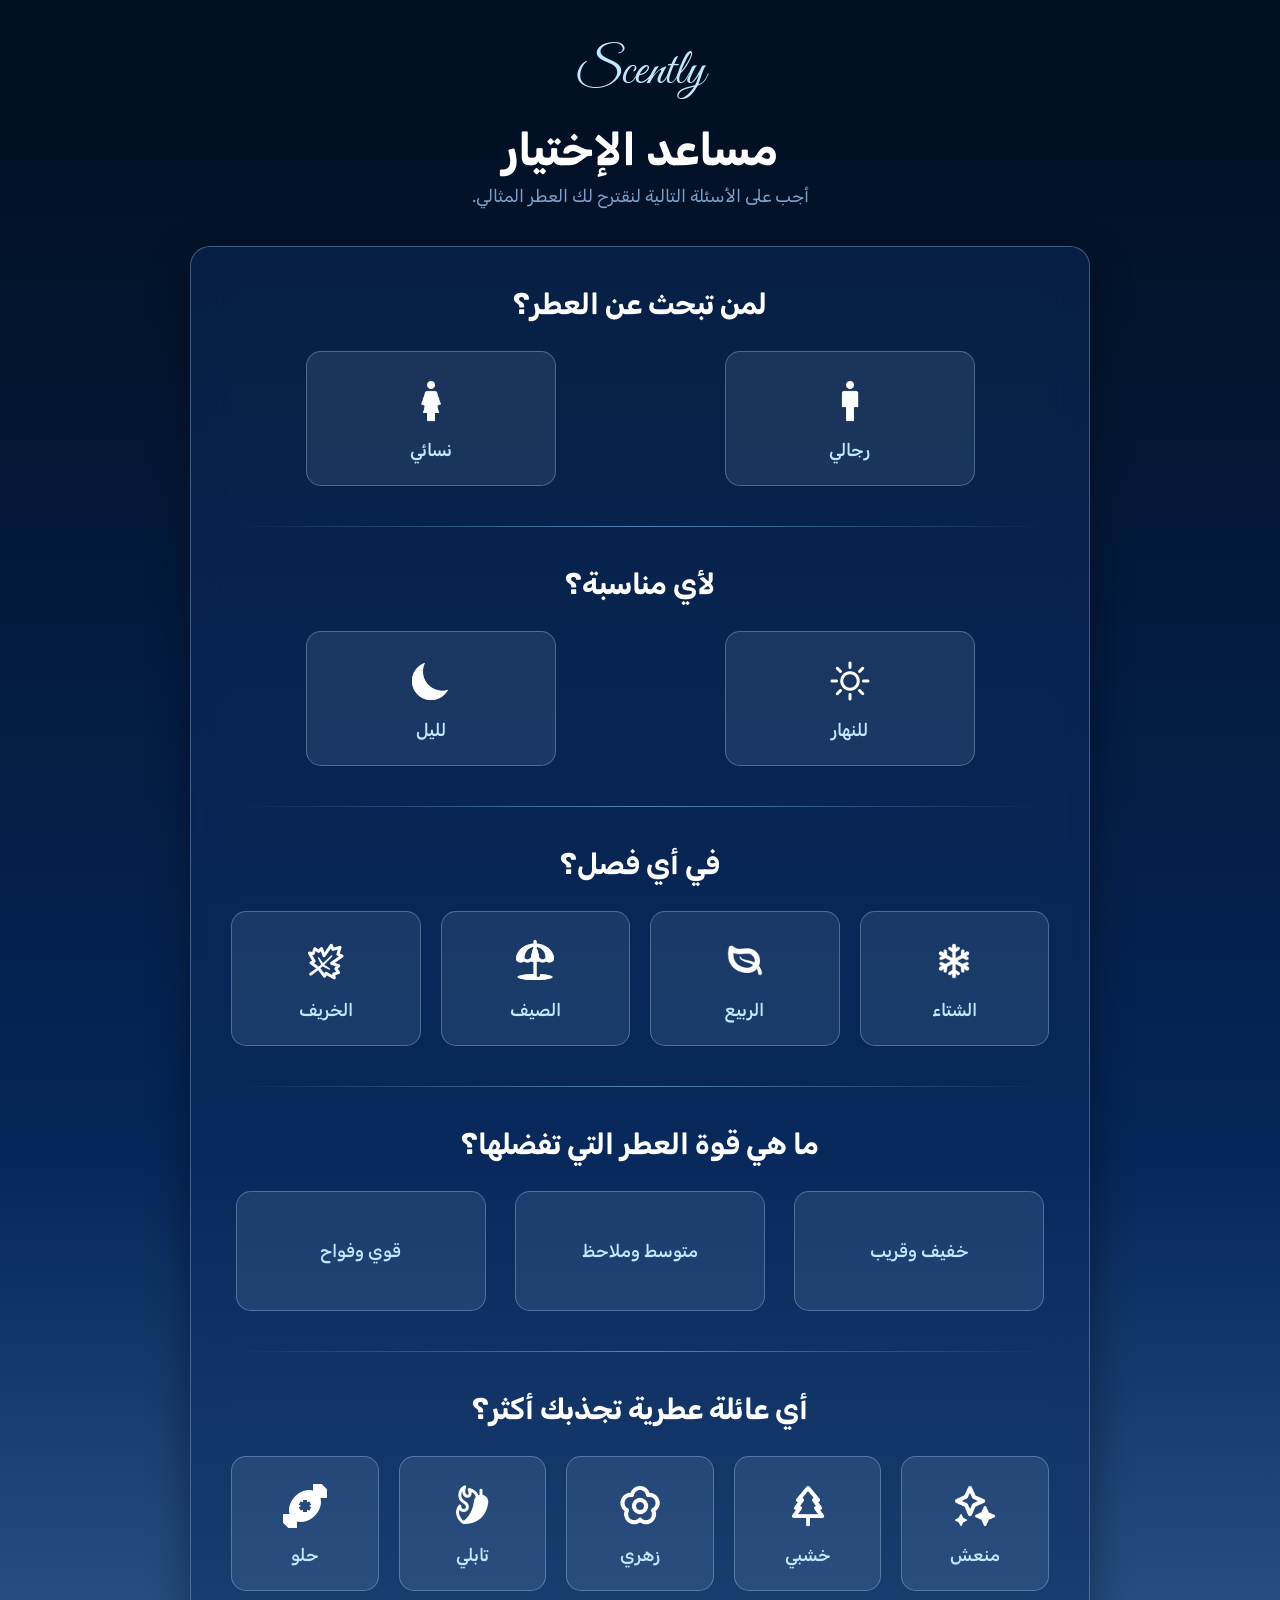
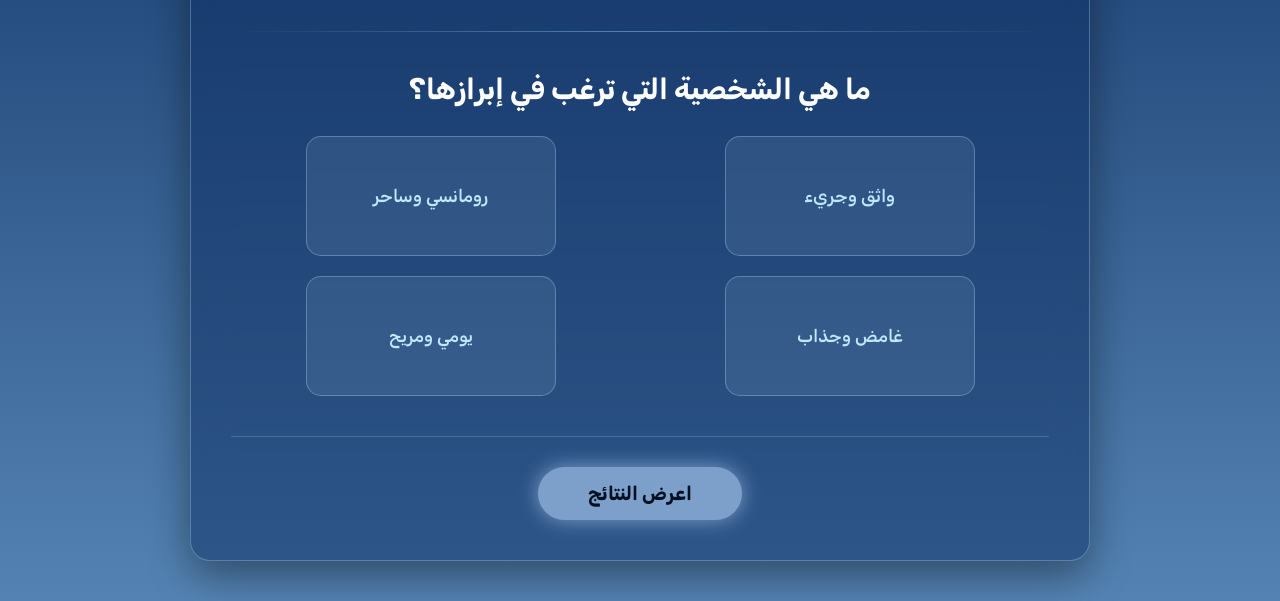
<file: form.html>
<!DOCTYPE html>
<html lang="ar" dir="rtl">
<head>
    <meta charset="UTF-8">
    <meta name="viewport" content="width=device-width, initial-scale=1.0">
    <title>مساعد الإختيار</title>

    <!-- Faveicon -->
    <link rel="shortcut icon" href="icons/favicon.png" type="image/png">

    <!-- Fonts -->
    <link rel="preconnect" href="https://fonts.googleapis.com">
    <link rel="preconnect" href="https://fonts.gstatic.com" crossorigin>
    <link href="https://fonts.googleapis.com/css2?family=Great+Vibes&family=Rubik:wght@400;500;700&display=swap" rel="stylesheet">

    <!-- Stylesheet -->
    <link rel="stylesheet" href="css/form-style.css">
</head>
<body>
    <div class="form-bg">

        <div class="page-header">
          <a href="index.html" class="logo">Scently</a>
            <h1>مساعد الإختيار</h1>
            <p>أجب على الأسئلة التالية لنقترح لك العطر المثالي.</p>
        </div>

<form class="form-container" id="selection-form" action="fragrances.html">
    <!-- Question 1: Gender -->
    <div class="question-block">
        <h2>لمن تبحث عن العطر؟</h2>
        <div class="options-grid two-cols">
            <div class="option-card" data-name="gender" data-value="male"><img src="icons/man.png" alt="Male"><span>رجالي</span></div>
            <div class="option-card" data-name="gender" data-value="female"><img src="icons/woman.png" alt="Female"><span>نسائي</span></div>
        </div>
    </div>
    <hr class="question-separator">

    <!-- Question 2: Occasion -->
    <div class="question-block">
        <h2>لأي مناسبة؟</h2>
        <div class="options-grid two-cols">
            <div class="option-card" data-name="occasion" data-value="day"><img src="icons/day.png" alt="Day"><span>للنهار</span></div>
            <div class="option-card" data-name="occasion" data-value="night"><img src="icons/night.png" alt="Night"><span>لليل</span></div>
        </div>
    </div>
    <hr class="question-separator">

    <!-- Question 3: Season -->
    <div class="question-block">
        <h2>في أي فصل؟</h2>
        <div class="options-grid four-cols">
            <div class="option-card" data-name="season" data-value="winter"><img src="icons/winter.png" alt="Winter"><span>الشتاء</span></div>
            <div class="option-card" data-name="season" data-value="spring"><img src="icons/spring.png" alt="Spring"><span>الربيع</span></div>
            <div class="option-card" data-name="season" data-value="summer"><img src="icons/summer.png" alt="Summer"><span>الصيف</span></div>
            <div class="option-card" data-name="season" data-value="autumn"><img src="icons/autumn.png" alt="Autumn"><span>الخريف</span></div>
        </div>
    </div>
    <hr class="question-separator">

    <!-- NEW Question 4: Intensity -->
    <div class="question-block">
        <h2>ما هي قوة العطر التي تفضلها؟</h2>
        <div class="options-grid three-cols">
            <div class="option-card" data-name="intensity" data-value="subtle"><span>خفيف وقريب</span></div>
            <div class="option-card" data-name="intensity" data-value="moderate"><span>متوسط وملاحظ</span></div>
            <div class="option-card" data-name="intensity" data-value="strong"><span>قوي وفواح</span></div>
        </div>
    </div>
    <hr class="question-separator">

    <!-- NEW Question 5: Scent Family -->
    <div class="question-block">
        <h2>أي عائلة عطرية تجذبك أكثر؟</h2>
        <div class="options-grid five-cols">
            <div class="option-card" data-name="family" data-value="fresh"><img src="icons/fresh.png" alt="Fresh"><span>منعش</span></div>
            <div class="option-card" data-name="family" data-value="woody"><img src="icons/woody.png" alt="Woody"><span>خشبي</span></div>
            <div class="option-card" data-name="family" data-value="floral"><img src="icons/flower.png" alt="Floral"><span>زهري</span></div>
            <div class="option-card" data-name="family" data-value="spicy"><img src="icons/spicy.png" alt="Spicy"><span>تابلي</span></div>
            <div class="option-card" data-name="family" data-value="sweet"><img src="icons/sweet.png" alt="Sweet"><span>حلو</span></div>
        </div>
    </div>
    <hr class="question-separator">
    
    <!-- NEW Question 6: Personality -->
    <div class="question-block">
        <h2>ما هي الشخصية التي ترغب في إبرازها؟</h2>
        <div class="options-grid two-cols">
            <div class="option-card" data-name="personality" data-value="confident"><span>واثق وجريء</span></div>
            <div class="option-card" data-name="personality" data-value="romantic"><span>رومانسي وساحر</span></div>
            <div class="option-card" data-name="personality" data-value="mysterious"><span>غامض وجذاب</span></div>
            <div class="option-card" data-name="personality" data-value="casual"><span>يومي ومريح</span></div>
        </div>
    </div>

    <!-- Submit Button -->
    <div class="submit-container">
        <button type="submit" class="submit-btn">اعرض النتائج</button>
    </div>
</form>

    </div>

    <script src="js/form-script.js"></script>
</body>
</html>
</file>
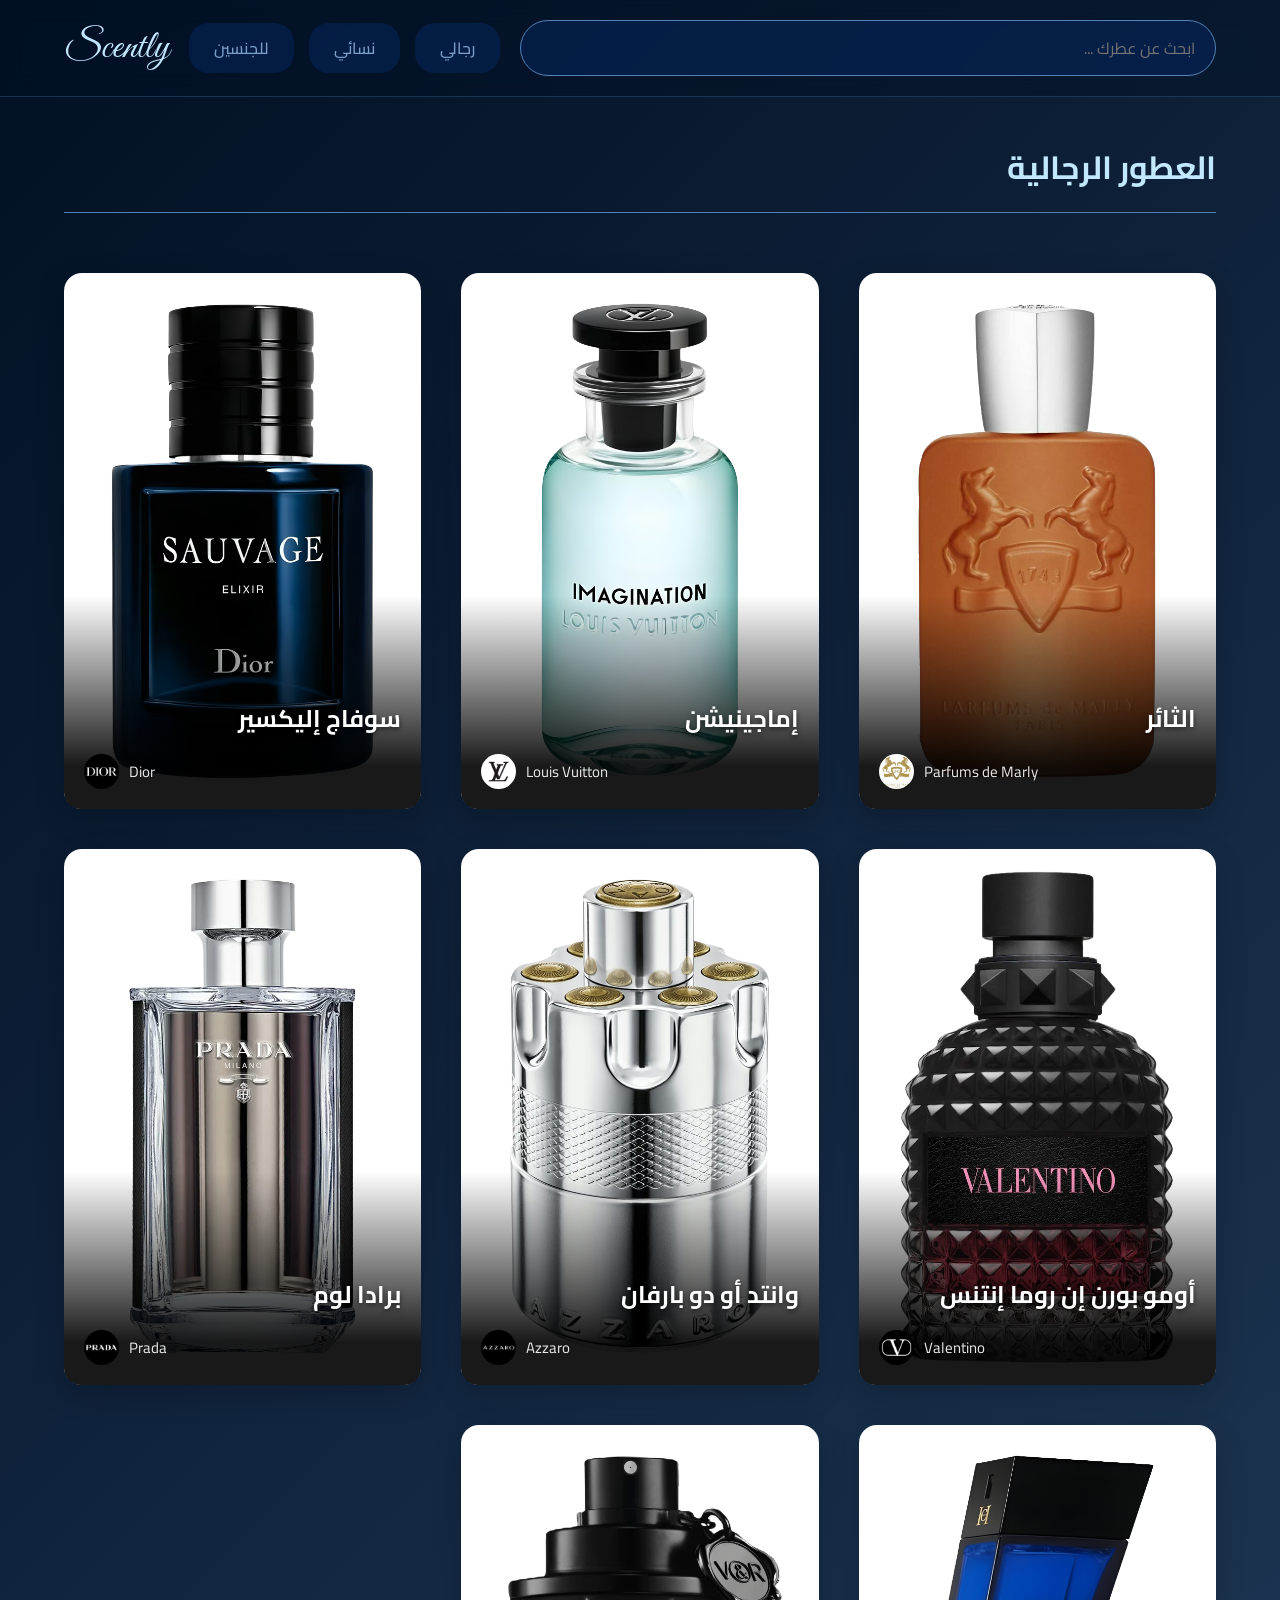
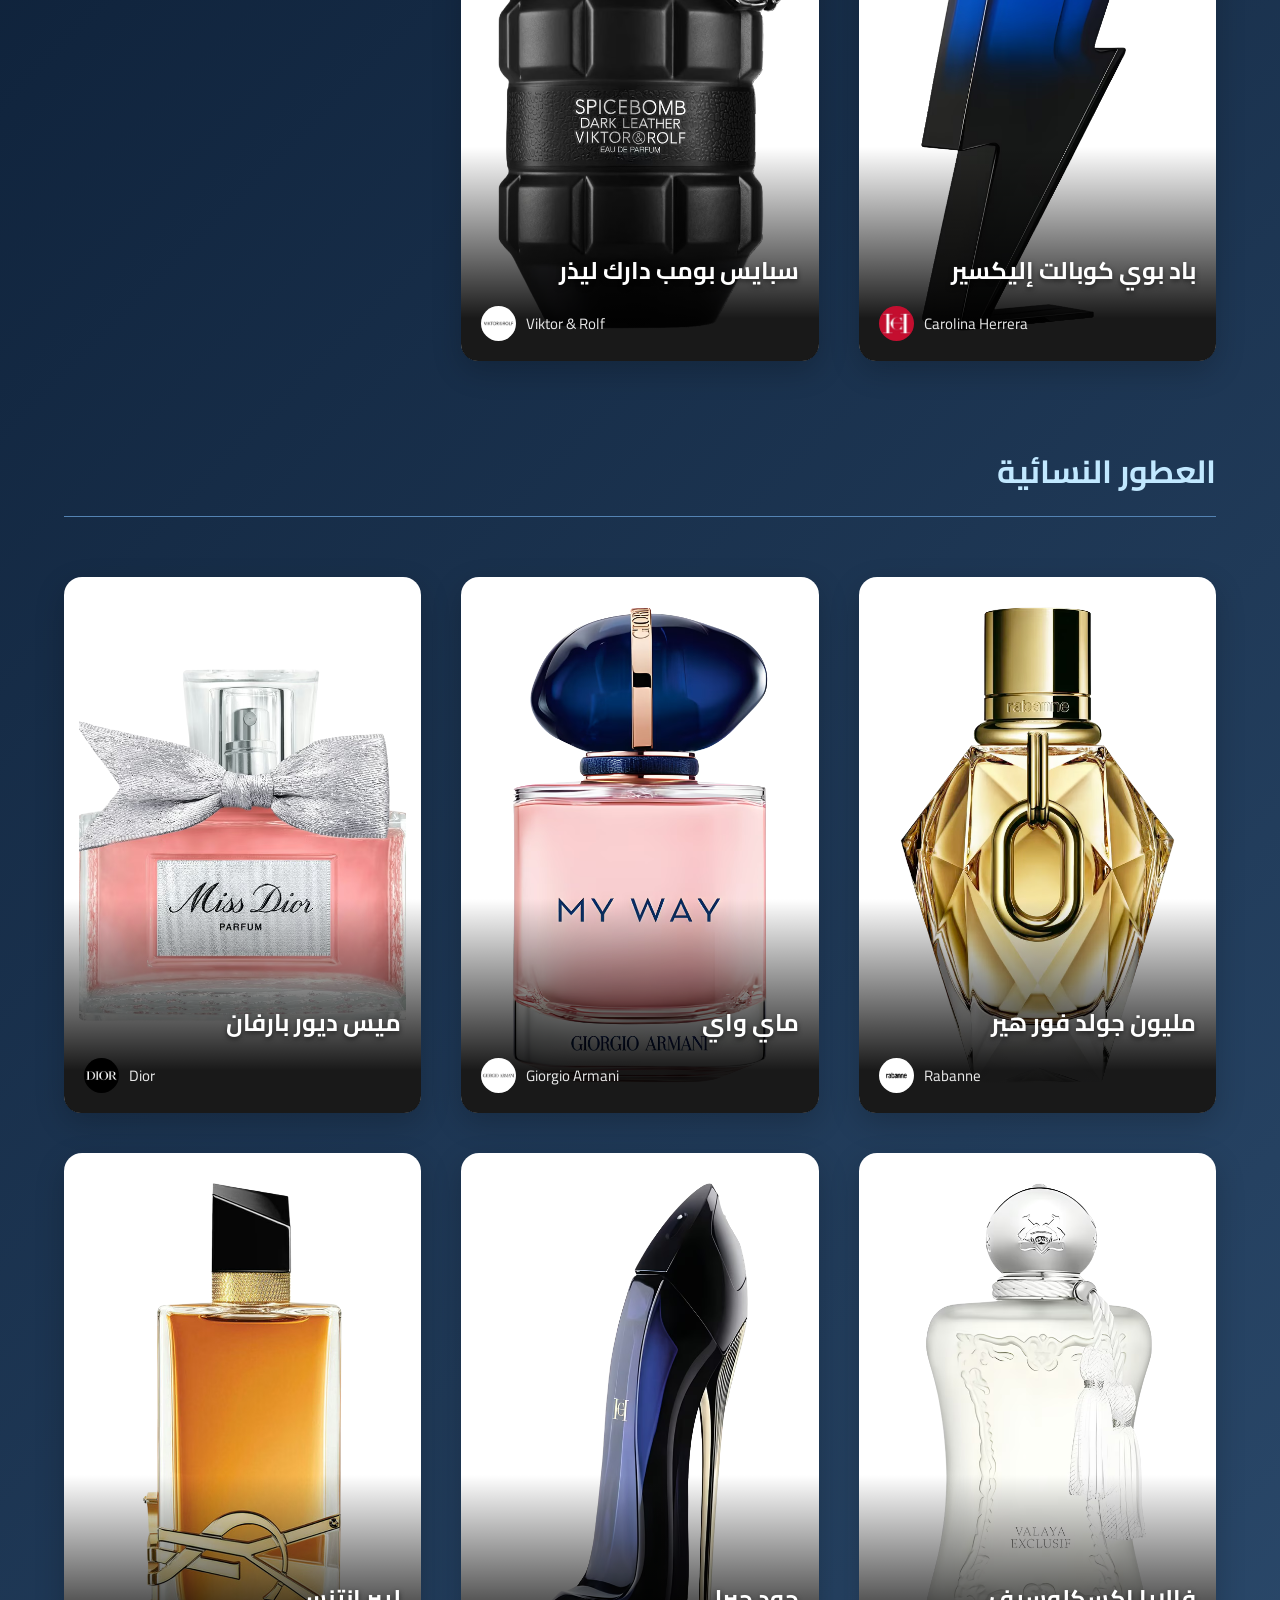
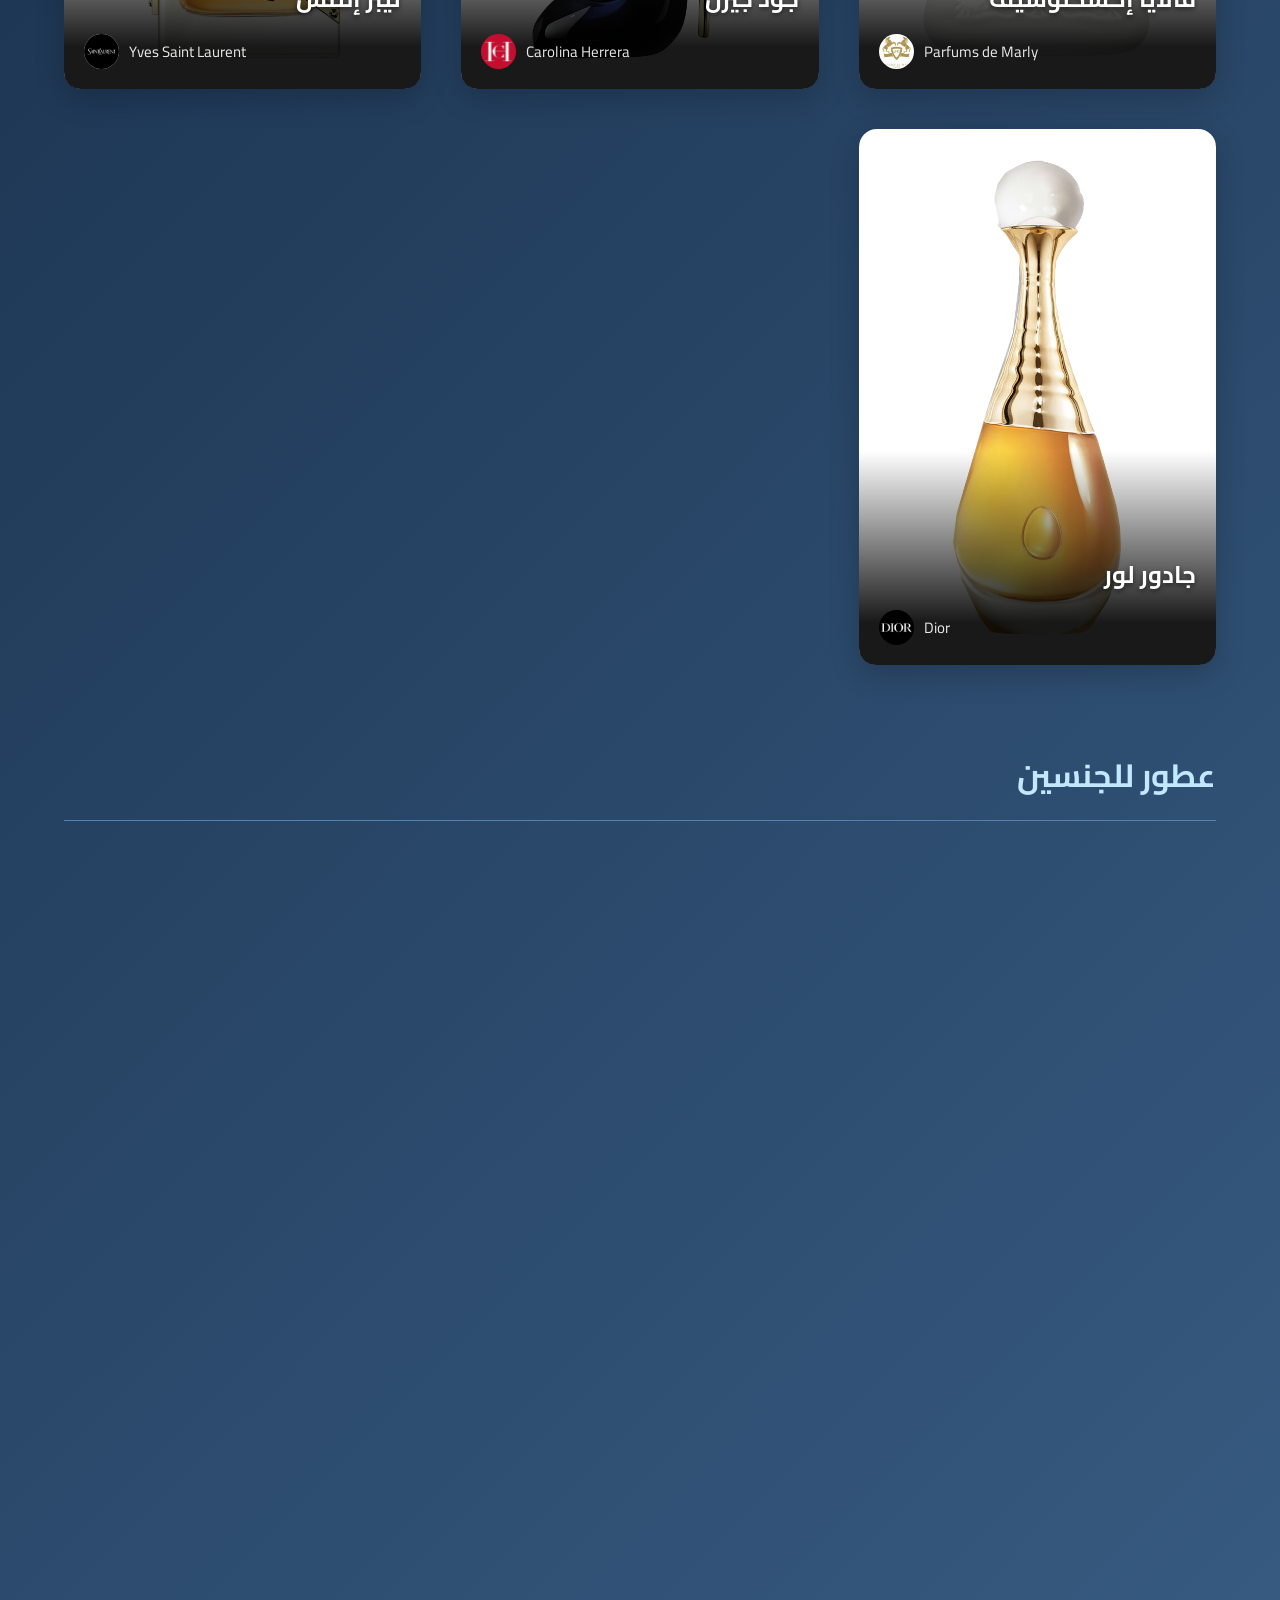
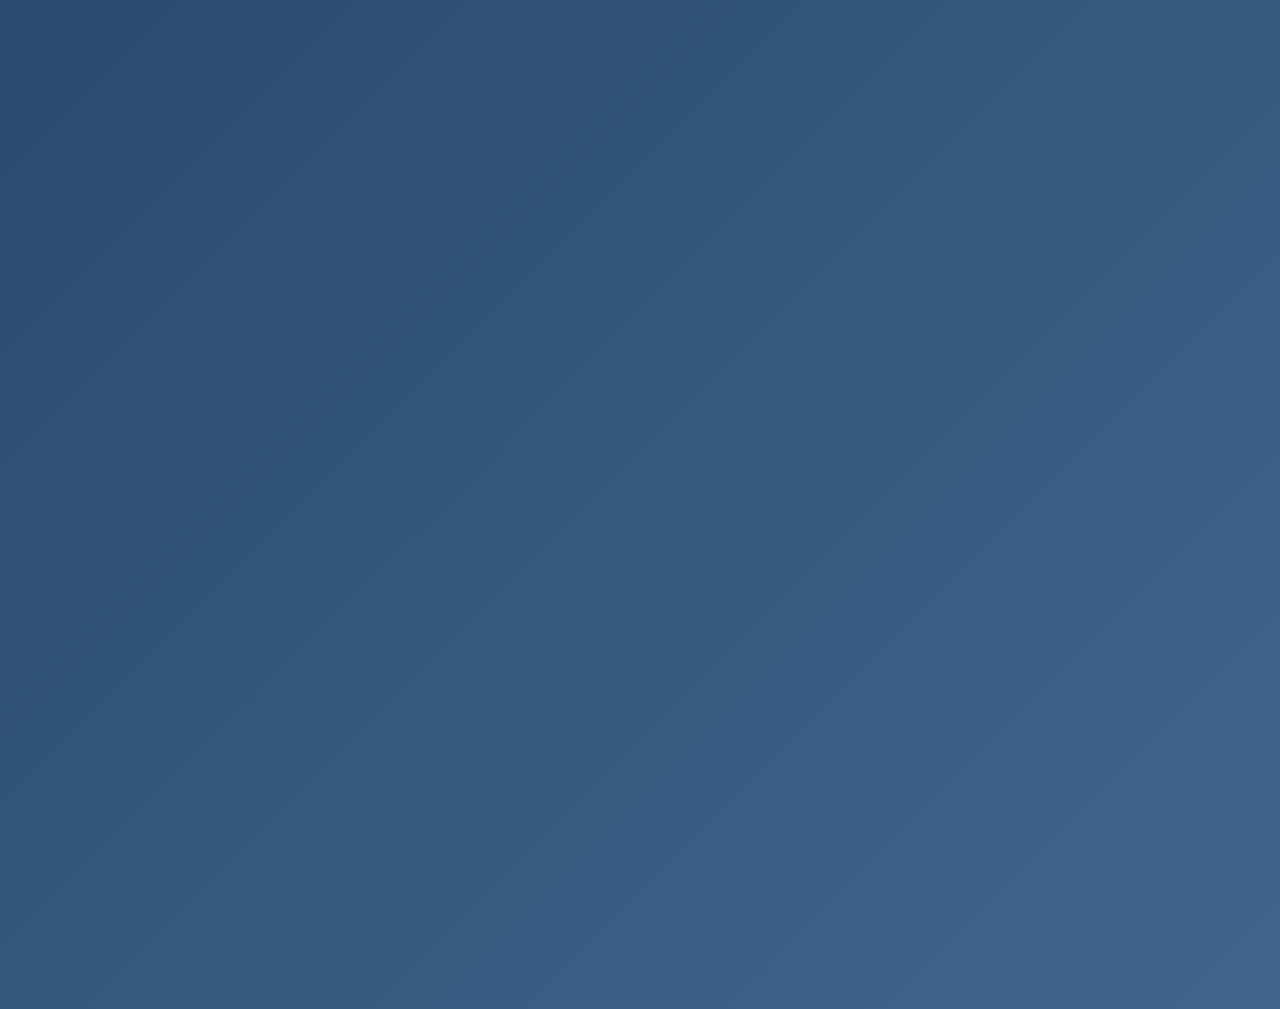
<file: fragrances.html>
<!DOCTYPE html>
<html lang="ar" dir="rtl">
<head>
    <meta charset="UTF-8">
    <meta name="viewport" content="width=device-width, initial-scale=1.0">
    <title>قائمة العطور</title>
    <link rel="shortcut icon" href="icons/favicon.png" type="image/png">
    <link rel="stylesheet" href="css/fragrances-style.css">
</head> 
<body>

<header class="top-bar">
    <!-- A new wrapper for search and filters -->
    <div class="search-and-filters">
        <input type="search" id="search-bar" class="search-bar" placeholder="ابحث عن عطرك ...">
        
        <div class="filters">
            <!-- Desktop Anchors -->
            <a href="#men" class="filter-anchor desktop-only">رجالي</a>
            <a href="#women" class="filter-anchor desktop-only">نسائي</a>
            <a href="#unisex" class="filter-anchor desktop-only">للجنسين</a>

            <!-- Mobile Dropdown -->
            <div class="dropdown mobile-only">
                <button class="dropdown-toggle">
                    <span>فلترة</span>
                    <svg width="12" height="12" viewBox="0 0 24 24" fill="none" xmlns="http://www.w3.org/2000/svg">
                        <path d="M7 10L12 15L17 10" stroke="currentColor" stroke-width="2" stroke-linecap="round" stroke-linejoin="round"/>
                    </svg>
                </button>
                <div class="dropdown-menu">
                    <a href="#men" class="filter-anchor">رجالي</a>
                    <a href="#women" class="filter-anchor">نسائي</a>
                    <a href="#unisex" class="filter-anchor">للجنسين</a>
                </div>
            </div>
        </div>
    </div>
        <!-- 1. The New Logo Link -->
    <a href="index.html" class="logo">Scently</a>
</header>

        <main id="fragrance-display">

<!----------------------------------------------------------- Men Fragrances -------------------------------------------------------->

            <h2 id="men" class="section-header">العطور الرجالية</h2>

            <!-- Card 1 -->
            <div class="fragrance-card" data-name="الثائر" onclick="window.location.href='Althair.html'">
                <div class="image-container"><img src="images/perfumes/male/lthaïr Parfums de Marly.png" alt="lthaïr"></div>
                <div class="card-overlay">
                    <h3 class="fragrance-name">الثائر</h3>
                    <div class="details-wrapper">
                        <div class="details-idle"><div class="brand-info"><p class="brand-name">Parfums de Marly</p><img src="images/logo/Parfums de Marly.png" alt="Parfums de Marly Logo" class="brand-logo"></div></div>
                        <div class="details-hover"><p class="fragrance-type">Eau de Parfum</p><div class="fragrance-rating"><span>★★★★★</span></div></div>
                    </div>
                </div>
            </div>

            <!-- Card 2 -->
            <div class="fragrance-card" data-name="إماجينيشن" onclick="window.location.href='Imagination.html'">
                <div class="image-container"><img src="images/perfumes/male/Imagination Louis Vuitton.png" alt="Imagination"></div>
                <div class="card-overlay">
                    <h3 class="fragrance-name">إماجينيشن</h3>
                    <div class="details-wrapper">
                        <div class="details-idle"><div class="brand-info"><p class="brand-name">Louis Vuitton</p><img src="images/logo/Louis Vuitton.jpeg" alt="Louis Vuitton Logo" class="brand-logo"></div></div>
                        <div class="details-hover"><p class="fragrance-type">Eau de Parfum</p><div class="fragrance-rating"><span>★★★★★</span></div></div>
                    </div>
                </div>
            </div>

            <!-- Card 3 -->
            <div class="fragrance-card" data-name="سوفاج إليكسير" onclick="window.location.href='Sauvage Elixir.html'">
                <div class="image-container"><img src="images/perfumes/male/Sauvage Elixir Dior.png" alt="Sauvage Elixir"></div>
                <div class="card-overlay">
                    <h3 class="fragrance-name">سوفاج إليكسير</h3>
                    <div class="details-wrapper">
                        <div class="details-idle"><div class="brand-info"><p class="brand-name">Dior</p><img src="images/logo/Dior.jpeg" alt="Dior Logo" class="brand-logo"></div></div>
                        <div class="details-hover"><p class="fragrance-type">Eau de Parfum</p><div class="fragrance-rating"><span>★★★★☆</span></div></div>
                    </div>
                </div>
            </div>

            <!-- Card 4 -->
            <div class="fragrance-card" data-name="أومو بورن إن روما إنتنس" onclick="window.location.href='Valentino.html'">
                <div class="image-container"><img src="images/perfumes/male/Valentino Uomo Born In Roma Intense Valentino.png" alt="Uomo Born In Roma Intense"></div>
                <div class="card-overlay">
                    <h3 class="fragrance-name">أومو بورن إن روما إنتنس</h3>
                    <div class="details-wrapper">
                        <div class="details-idle"><div class="brand-info"><p class="brand-name">Valentino</p><img src="images/logo/Valentino.jpeg" alt="Valentino Logo" class="brand-logo"></div></div>
                        <div class="details-hover"><p class="fragrance-type">Eau de Parfum</p><div class="fragrance-rating"><span>★★★★★</span></div></div>
                    </div>
                </div>
            </div>

            <!-- Card 5 -->
            <div class="fragrance-card" data-name="وانتد أو دو بارفان" onclick="window.location.href='Wanted.html'">
                <div class="image-container"><img src="images/perfumes/male/Wanted Eau de Parfum Azzaro.png" alt="Wanted Eau de Parfum"></div>
                <div class="card-overlay">
                    <h3 class="fragrance-name">وانتد أو دو بارفان</h3>
                    <div class="details-wrapper">
                        <div class="details-idle"><div class="brand-info"><p class="brand-name">Azzaro</p><img src="images/logo/Azzaro.jpeg" alt="Azzaro Logo" class="brand-logo"></div></div>
                        <div class="details-hover"><p class="fragrance-type">Eau de Parfum</p><div class="fragrance-rating"><span>★★★★☆</span></div></div>
                    </div>
                </div>
            </div>

            <!-- Card 6 -->
            <div class="fragrance-card" data-name="برادا لوم" onclick="window.location.href='/Prada LHomme.html'">
                <div class="image-container"><img src="images/perfumes/male/Prada L'Homme Prada.png" alt="Prada L'Homme"></div>
                <div class="card-overlay">
                    <h3 class="fragrance-name">برادا لوم</h3>
                    <div class="details-wrapper">
                        <div class="details-idle"><div class="brand-info"><p class="brand-name">Prada</p><img src="images/logo/Prada.jpeg" alt="Prada Logo" class="brand-logo"></div></div>
                        <div class="details-hover"><p class="fragrance-type">Eau de Toilette</p><div class="fragrance-rating"><span>★★★★★</span></div></div>
                    </div>
                </div>
            </div>

            <!-- Card 7 -->
            <div class="fragrance-card" data-name="باد بوي كوبالت إليكسير" onclick="window.location.href='Bad Boy Cobalt.html'">
                <div class="image-container"><img src="images/perfumes/male/Bad Boy Cobalt Elixir Carolina Herrera.png" alt="Bad Boy Cobalt Elixir"></div>
                <div class="card-overlay">
                    <h3 class="fragrance-name">باد بوي كوبالت إليكسير</h3>
                    <div class="details-wrapper">
                        <div class="details-idle"><div class="brand-info"><p class="brand-name">Carolina Herrera</p><img src="images/logo/Carolina Herrera.png" alt="Carolina Herrera Logo" class="brand-logo"></div></div>
                        <div class="details-hover"><p class="fragrance-type">Eau de Parfum</p><div class="fragrance-rating"><span>★★★★☆</span></div></div>
                    </div>
                </div>
            </div>

            <!-- Card 8 -->
            <div class="fragrance-card" data-name="سبايس بومب دارك ليذر" onclick="window.location.href='Spicebomb Dark Leather.html'">
                <div class="image-container"><img src="images/perfumes/male/Spicebomb Dark Leather Viktor&Rolf.png" alt="Spicebomb Dark Leather"></div>
                <div class="card-overlay">
                    <h3 class="fragrance-name">سبايس بومب دارك ليذر</h3>
                    <div class="details-wrapper">
                        <div class="details-idle"><div class="brand-info"><p class="brand-name">Viktor & Rolf</p><img src="images/logo/Viktor&Rolf.jpeg" alt="Viktor & Rolf Logo" class="brand-logo"></div></div>
                        <div class="details-hover"><p class="fragrance-type">Eau de Parfum</p><div class="fragrance-rating"><span>★★★★☆</span></div></div>
                    </div>
                </div>
            </div>

<!----------------------------------------------------------- Women Fragrances -------------------------------------------------------->

            <h2 id="women" class="section-header">العطور النسائية</h2>

            <!-- Card 1 -->
            <div class="fragrance-card" data-name="مليون جولد فور هير" onclick="window.location.href='Million Gold For Her.html'">
                <div class="image-container"><img src="images/perfumes/female/Million Gold For Her Rabanne.png" alt="Million Gold For Her"></div>
                <div class="card-overlay">
                    <h3 class="fragrance-name">مليون جولد فور هير</h3>
                    <div class="details-wrapper">
                        <div class="details-idle"><div class="brand-info"><p class="brand-name">Rabanne</p><img src="images/logo/Rabanne.webp" alt="Rabanne Logo" class="brand-logo"></div></div>
                        <div class="details-hover"><p class="fragrance-type">Eau de Parfum</p><div class="fragrance-rating"><span>★★★★☆</span></div></div>
                    </div>
                </div>
            </div>

            <!-- Card 2 -->
            <div class="fragrance-card" data-name="ماي واي" onclick="window.location.href='My Way.html'">
                <div class="image-container"><img src="images/perfumes/female/My Way Giorgio Armani.png" alt="My Way"></div>
                <div class="card-overlay">
                    <h3 class="fragrance-name">ماي واي</h3>
                    <div class="details-wrapper">
                        <div class="details-idle"><div class="brand-info"><p class="brand-name">Giorgio Armani</p><img src="images/logo/Giorgio Armani.jpeg" alt="Giorgio Armani Logo" class="brand-logo"></div></div>
                        <div class="details-hover"><p class="fragrance-type">Eau de Parfum</p><div class="fragrance-rating"><span>★★★★☆</span></div></div>
                    </div>
                </div>
            </div>

            <!-- Card 3 -->
            <div class="fragrance-card" data-name="ميس ديور بارفان" onclick="window.location.href='Miss Dior.html'">
                <div class="image-container"><img src="images/perfumes/female/Miss Dior Parfum (2024) Dior.png" alt="Miss Dior"></div>
                <div class="card-overlay">
                    <h3 class="fragrance-name">ميس ديور بارفان</h3>
                    <div class="details-wrapper">
                        <div class="details-idle"><div class="brand-info"><p class="brand-name">Dior</p><img src="images/logo/Dior.jpeg" alt="Dior Logo" class="brand-logo"></div></div>
                        <div class="details-hover"><p class="fragrance-type">Eau de Parfum</p><div class="fragrance-rating"><span>★★★★☆</span></div></div>
                    </div>
                </div>
            </div>

            <!-- Card 4 -->
            <div class="fragrance-card" data-name="فالايا إكسكلوسيف" onclick="window.location.href='Valaya Exclusif.html'">
                <div class="image-container"><img src="images/perfumes/female/Valaya Exclusif Parfums de Marly.png" alt="Valaya Exclusif"></div>
                <div class="card-overlay">
                    <h3 class="fragrance-name">فالايا إكسكلوسيف</h3>
                    <div class="details-wrapper">
                        <div class="details-idle"><div class="brand-info"><p class="brand-name">Parfums de Marly</p><img src="images/logo/Parfums de Marly.png" alt="Parfums de Marly Logo" class="brand-logo"></div></div>
                        <div class="details-hover"><p class="fragrance-type">Eau de Parfum</p><div class="fragrance-rating"><span>★★★★☆</span></div></div>
                    </div>
                </div>
            </div>

            <!-- Card 5 -->
            <div class="fragrance-card" data-name="جود جيرل" onclick="window.location.href='Good Girl.html'">
                <div class="image-container"><img src="images/perfumes/female/Good Girl Carolina Herrera.png" alt="Good Girl"></div>
                <div class="card-overlay">
                    <h3 class="fragrance-name">جود جيرل</h3>
                    <div class="details-wrapper">
                        <div class="details-idle"><div class="brand-info"><p class="brand-name">Carolina Herrera</p><img src="images/logo/Carolina Herrera.png" alt="Carolina Herrera Logo" class="brand-logo"></div></div>
                        <div class="details-hover"><p class="fragrance-type">Eau de Parfum</p><div class="fragrance-rating"><span>★★★★☆</span></div></div>
                    </div>
                </div>
            </div>

            <!-- Card 6 -->
            <div class="fragrance-card" data-name="ليبر إنتنس" onclick="window.location.href='Libre Intense Yves Saint Laurent.html'">
                <div class="image-container"><img src="images/perfumes/female/Libre Intense Yves Saint Laurent.png" alt="Libre Intense"></div>
                <div class="card-overlay">
                    <h3 class="fragrance-name">ليبر إنتنس</h3>
                    <div class="details-wrapper">
                        <div class="details-idle"><div class="brand-info"><p class="brand-name">Yves Saint Laurent</p><img src="images/logo/Yves Saint Laurent.jpeg" alt="Yves Saint Laurent Logo" class="brand-logo"></div></div>
                        <div class="details-hover"><p class="fragrance-type">Eau de Parfum Intense</p><div class="fragrance-rating"><span>★★★★☆</span></div></div>
                    </div>
                </div>
            </div>

            <!-- Card 7 -->
            <div class="fragrance-card" data-name="جادور لور" onclick="window.location.href='Jadore Lor.html'">
                <div class="image-container"><img src="images/perfumes/female/J'adore L'Or Dior.png" alt="J'adore L'Or"></div>
                <div class="card-overlay">
                    <h3 class="fragrance-name">جادور لور</h3>
                    <div class="details-wrapper">
                        <div class="details-idle"><div class="brand-info"><p class="brand-name">Dior</p><img src="images/logo/Dior.jpeg" alt="Dior Logo" class="brand-logo"></div></div>
                        <div class="details-hover"><p class="fragrance-type">Parfum</p><div class="fragrance-rating"><span>★★★★☆</span></div></div>
                    </div>
                </div>
            </div>

            <!-- Card 8 -->
            <div class="fragrance-card" data-name="ديفوشن إنتنس" onclick="window.location.href='Devotion Intense.html'">
                <div class="image-container"><img src="images/perfumes/female/Devotion Intense Dolce&Gabbana.png" alt="Devotion Intense"></div>
                <div class="card-overlay">
                    <h3 class="fragrance-name">ديفوشن إنتنس</h3>
                    <div class="details-wrapper">
                        <div class="details-idle">
                            <div class="brand-info"><p class="brand-name">Dolce & Gabbana</p><img src="images/logo/Dolce & Gabbana.jpeg" alt="Dolce & Gabbana Logo" class="brand-logo"></div></div>
                            <div class="details-hover"><p class="fragrance-type">Eau de Parfum</p><div class="fragrance-rating"><span>★★★★☆</span></div></div>
                     </div>
                 </div>
            </div>

<!----------------------------------------------------------- Unisex Fragrances -------------------------------------------------------->

            <h2 id="unisex" class="section-header">عطور للجنسين</h2>

            <!-- Card 1 -->
            <div class="fragrance-card" data-name="بيانكو لاتيه" onclick="window.location.href='Bianco Latte.html'">
                <div class="image-container"><img src="images/perfumes/unisex/Bianco Latte Giardini Di Toscana.png" alt="Bianco Latte"></div>
                <div class="card-overlay">
                    <h3 class="fragrance-name">بيانكو لاتيه</h3>
                    <div class="details-wrapper">
                        <div class="details-idle"><div class="brand-info"><p class="brand-name">Giardini di Toscana</p><img src="images/logo/Giardini di Toscana.png" alt="Giardini di Toscana Logo" class="brand-logo"></div></div>
                        <div class="details-hover"><p class="fragrance-type">Eau de Parfum</p><div class="fragrance-rating"><span>★★★★☆</span></div></div>
                    </div>
                </div>
            </div>

            <!-- Card 2 -->
            <div class="fragrance-card" data-name="عود رويال" onclick="window.location.href='Oud Royal.html'">
                <div class="image-container"><img src="images/perfumes/unisex/Armani Privé Oud Royal Giorgio Armani.png" alt="Armani Privé Oud Royal"></div>
                <div class="card-overlay">
                    <h3 class="fragrance-name">عود رويال</h3>
                    <div class="details-wrapper">
                        <div class="details-idle"><div class="brand-info"><p class="brand-name">Giorgio Armani</p><img src="images/logo/Giorgio Armani.jpeg" alt="Giorgio Armani Logo" class="brand-logo"></div></div>
                        <div class="details-hover"><p class="fragrance-type">Eau de Parfum</p><div class="fragrance-rating"><span>★★★★★</span></div></div>
                    </div>
                </div>
            </div>

            <!-- Card 3 -->
            <div class="fragrance-card" data-name="إيربا بورا" onclick="window.location.href='Erba Pura.html'">
                <div class="image-container"><img src="images/perfumes/unisex/Erba Pura Xerjoff.png" alt="Erba Pura"></div>
                <div class="card-overlay">
                    <h3 class="fragrance-name">إيربا بورا</h3>
                    <div class="details-wrapper">
                        <div class="details-idle"><div class="brand-info"><p class="brand-name">Xerjoff</p><img src="images/logo/Xerjoff.png" alt="Xerjoff Logo" class="brand-logo"></div></div>
                        <div class="details-hover"><p class="fragrance-type">Eau de Parfum</p><div class="fragrance-rating"><span>★★★★☆</span></div></div>
                    </div>
                </div>
            </div>

            <!-- Card 4 -->
            <div class="fragrance-card" data-name="سايد إفكت" onclick="window.location.href='Side Effect.html'">
                <div class="image-container"><img src="images/perfumes/unisex/Side Effect Initio Parfums Prives.png" alt="Side Effect"></div>
                <div class="card-overlay">
                    <h3 class="fragrance-name">سايد إيفكت</h3>
                    <div class="details-wrapper">
                        <div class="details-idle"><div class="brand-info"><p class="brand-name">Initio Parfums Privés</p><img src="images/logo/Initio Parfums Prives.jpg" alt="Initio  Parfums Privés Logo" class="brand-logo"></div></div>
                        <div class="details-hover"><p class="fragrance-type">Extrait de Parfum</p><div class="fragrance-rating"><span>★★★★☆</span></div></div>
                    </div>
                </div>
            </div>

            <!-- Card 5 -->
            <div class="fragrance-card" data-name="أوجان" onclick="window.location.href='Oajan.html'">
                <div class="image-container"><img src="images/perfumes/unisex/Oajan Parfums de Marly.png" alt="Oajan"></div>
                <div class="card-overlay">
                    <h3 class="fragrance-name">أوجان</h3>
                    <div class="details-wrapper">
                        <div class="details-idle"><div class="brand-info"><p class="brand-name">Parfums de Marly</p><img src="images/logo/Parfums de Marly.png" alt="Parfums de Marly Logo" class="brand-logo"></div></div>
                        <div class="details-hover"><p class="fragrance-type">Eau de Parfum</p><div class="fragrance-rating"><span>★★★★★</span></div></div>
                    </div>
                </div>
            </div>

            <!-- Card 6 -->
            <div class="fragrance-card" data-name="سولاي بلانك" onclick="window.location.href='Soleil blanc.html'">
                <div class="image-container"><img src="images/perfumes/unisex/Soleil Blanc Tom Ford.png" alt="Soleil Blanc"></div>
                <div class="card-overlay">
                    <h3 class="fragrance-name">سوليل بلانك</h3>
                    <div class="details-wrapper">
                        <div class="details-idle"><div class="brand-info"><p class="brand-name">Tom Ford</p><img src="images/logo/Tom Ford.jpeg" alt="Tom Ford Logo" class="brand-logo"></div></div>
                        <div class="details-hover"><p class="fragrance-type">Eau de Parfum</p><div class="fragrance-rating"><span>★★★★☆</span></div></div>
                    </div>
                </div>
            </div>

            <!-- Card 7 -->
            <div class="fragrance-card" data-name="عود زاريان" onclick="window.location.href='Oud Zarian.html'">
                <div class="image-container"><img src="images/perfumes/unisex/Oud Zarian Creed.png" alt="Oud Zarian"></div>
                <div class="card-overlay">
                    <h3 class="fragrance-name">عود زاريان</h3>
                    <div class="details-wrapper">
                        <div class="details-idle"><div class="brand-info"><p class="brand-name">Creed</p><img src="images/logo/Creed.jpeg" alt="Creed Logo" class="brand-logo"></div></div>
                        <div class="details-hover"><p class="fragrance-type">Eau de Parfum</p><div class="fragrance-rating"><span>★★★★☆</span></div></div>
                    </div>
                </div>
            </div>

            <!-- Card 8 -->
            <div class="fragrance-card" data-name="بيربوز 50" onclick="window.location.href='Purpose 50.html'">
                <div class="image-container"><img src="images/perfumes/unisex/Purpose 50 Amouage.png" alt="Purpose 50"></div>
                <div class="card-overlay">
                    <h3 class="fragrance-name">بيربوس 50</h3>
                    <div class="details-wrapper">
                        <div class="details-idle"><div class="brand-info"><p class="brand-name">Amouage</p><img src="images/logo/Amouage.jpeg" alt="Amouage Logo" class="brand-logo"></div></div>
                        <div class="details-hover"><p class="fragrance-type">Extrait de Parfum</p><div class="fragrance-rating"><span>★★★★☆</span></div></div>
                    </div>
                </div>
            </div>


        </main>

        <div id="no-results-message" style="display: none; text-align: center; padding: 80px 40px;">
            <h2 style="font-size: 28px; color: var(--light-blue-2); margin-bottom: 10px;">لا توجد نتائج مطابقة</h2>
            <p style="font-size: 16px; color: var(--light-blue-1);">حاول استخدام كلمة بحث مختلفة أو تصفح الفئات.</p>
        </div>
</div>

        <script src="js/fragrances-script.js"></script>

    </body>
</html>
</file>
<file: css/details-style.css>
/* ==========================================================================
   Global Styles & Fonts
   ========================================================================== */
@import url('https://fonts.googleapis.com/css2?family=Great+Vibes&family=Rubik:ital,wght@0,300..900;1,300..900&display=swap');


* {
    -webkit-tap-highlight-color: transparent;
    margin: 0;
    padding: 0;
    box-sizing: border-box;
}

body {
    font-family: 'Rubik', sans-serif;
    background: linear-gradient( to bottom, #021024 20%, #052659 100% );
    color: #FFFFFF;
    -webkit-font-smoothing: antialiased;
}

.page-container {
    max-width: 1200px;
    margin: 0 auto;
    padding: 20px;
}

/* ==========================================================================
   1. Top Bar
   ========================================================================== */
.top-bar {
    display: flex;
    justify-content: space-between;
    align-items: center;
    padding: 20px 40px;
    background: rgba(2, 16, 36, 0.3);
    border-bottom: 1px solid rgba(84, 131, 179, 0.2);
    position: sticky; top: 0; z-index: 100;
}
.logo{
    text-decoration: none;
  display: flex;
  font-family: "Great Vibes", cursive;
  font-weight: 500;
  font-size: 40px;
  font-style: normal;
  color: #c1e8ff;
  align-self: center;
  transition: 0.3s ease-in-out;
}

.logo:hover {
  color: #ffffff;
  text-shadow:
    0 0 6px rgba(193,232,255,0.8),
    0 0 18px rgba(193,232,255,0.5),
    0 0 32px rgba(0,180,255,0.35);
}
/* ==========================================================================
   NEW: Enhanced & Beautiful Search Bar
   ========================================================================== */

/* The main container for the search bar */
.search-bar-container {
    position: relative;
    width: 350px; /* Give it a slightly larger default width */
    display: flex;
    align-items: center;
}

/* The search icon styling */
.search-icon {
    position: absolute;
    right: 20px; /* Position inside from the right (for RTL) */
    width: 20px;
    height: 20px;
    color: #5483B3;
    pointer-events: none; /* Make it non-interactive */
    transition: all 0.3s ease;
}

.search-bar-container { position: relative; width: 350px; display: flex; align-items: center; }
.search-icon {
    position: absolute; right: 20px; width: 20px; height: 20px;
    color: #5483B3; pointer-events: none; transition: all 0.3s ease;
}
.search-input {
    width: 100%; height: 50px; padding: 12px 60px 12px 20px; border-radius: 50px;
    border: 1px solid #5483B3; background: rgba(5, 38, 89, 0.6);
    color: #FFFFFF; font-size: 1rem; font-family: 'Rubik', sans-serif; outline: none; transition: all 0.3s ease;
}
.search-input::placeholder { color: #7DA0CA; opacity: 0.8; }
.search-input:focus {
    border-color: #7DA0CA;
    box-shadow: 0 0 8px #7DA0CA, 0 0 15px #7DA0CA;
}
.search-input:focus + .search-icon { color: #7DA0CA; transform: scale(1.1); }
.search-results-dropdown {
    position: absolute; top: calc(100% + 10px); left: 0; width: 100%;
    background: rgba(12, 45, 97, 0.9); backdrop-filter: blur(10px);
    border: 1px solid #5483B3; border-radius: 15px; max-height: 300px;
    overflow-y: auto; z-index: 1000; opacity: 0; visibility: hidden;
    transform: translateY(-10px); transition: opacity 0.3s ease, transform 0.3s ease, visibility 0.3s;
}
.search-results-dropdown.show { opacity: 1; visibility: visible; transform: translateY(0); }
.result-item {
    display: flex; align-items: center; gap: 15px; padding: 10px;
    transition: background-color 0.2s ease; text-decoration: none;
}
.result-item:hover { background-color: #7DA0CA; }
.result-image {
    width: 40px; height: 40px; object-fit: contain; border-radius: 8px;
    background-color: #fff; flex-shrink: 0;
}
.result-name {
    color: #7DA0CA; font-size: 1rem; font-weight: 500;
    white-space: nowrap; overflow: hidden; text-overflow: ellipsis;
}
.result-item:hover .result-name { color: #021024; }
.no-results-item { padding: 20px; text-align: center; color: #5483B3; font-style: italic; }

/* ==========================================================================
   NEW: Enhanced Search Result Item Styles (with Images)
   ========================================================================== */

/* Update the result item to be a flex container */
.result-item {
    display: flex;
    align-items: center; /* Vertically center the image and text */
    gap: 15px; /* Space between image and text */
    padding: 10px; /* Adjust padding */
    transition: background-color 0.2s ease;
}

/* Styling for the small image in the result */
.result-image {
    width: 40px;
    height: 40px;
    object-fit: contain; /* Ensure the whole image is visible */
    border-radius: 8px; /* Slightly rounded corners */
    background-color: #fff; /* White background for better visibility */
    flex-shrink: 0; /* Prevent the image from shrinking */
}

/* Styling for the fragrance name */
.result-name {
    color: #7DA0CA;
    font-size: 1rem;
    font-weight: 500;
    /* Ensure long names don't break the layout */
    white-space: nowrap;
    overflow: hidden;
    text-overflow: ellipsis;
}

/* Change name color on hover for better feedback */
.result-item:hover .result-name {
    color: #021024;
}


/* The message shown when there are no results */
.no-results-item {
    padding: 20px;
    text-align: center;
    color: #5483B3;
    font-style: italic;
    cursor: default;
}


/* ==========================================================================
   2. Title Section & Like Button
   ========================================================================== */
.title-section {
    display: flex;
    justify-content: space-between;
    align-items: center;
    padding: 40px 0;
}
.title-text h1 {
    font-size: 3.5rem;
    font-weight: 700;
    margin-bottom: 15px;
}
.fragrance-category {
    font-size: 1.2rem;
    color: #7DA0CA;
    background: rgba(5, 38, 89, 0.5);
    padding: 5px 15px;
    border-radius: 20px;
}

/* Your Like Button CSS */
.heart-container{--heart-color:rgb(255,91,137);position:relative;width:50px;height:50px;transition:.3s}.heart-container .checkbox{position:absolute;width:100%;height:100%;opacity:0;z-index:20;cursor:pointer}.heart-container .svg-container{width:100%;height:100%;display:flex;justify-content:center;align-items:center}.heart-container .svg-outline,.heart-container .svg-filled{fill:var(--heart-color);position:absolute}.heart-container .svg-filled{animation:keyframes-svg-filled 1s;display:none}.heart-container .svg-celebrate{position:absolute;animation:keyframes-svg-celebrate .5s;animation-fill-mode:forwards;display:none;stroke:var(--heart-color);fill:var(--heart-color);stroke-width:2px}.heart-container .checkbox:checked~.svg-container .svg-filled{display:block}.heart-container .checkbox:checked~.svg-container .svg-celebrate{display:block}@keyframes keyframes-svg-filled{0%{transform:scale(0)}25%{transform:scale(1.2)}50%{transform:scale(1);filter:brightness(1.5)}}@keyframes keyframes-svg-celebrate{0%{transform:scale(0)}50%{opacity:1;filter:brightness(1.5)}100%{transform:scale(1.4);opacity:0;display:none}}

/* ==========================================================================
   3. Main Data Section (Image, Notes, Occasions)
   ========================================================================== */
.main-data-section {
    display: flex;
    gap: 40px;
    align-items: flex-start;
}
.right-side, .left-side {
    width: 50%;
}

.fragrance-image-container {
    width: 100%;
    /* --- Set a specific height to match the content on the left --- */
    /* This value is calculated based on the approximate height of the left column's content */
    height: 596px; 
    border-radius: 20px;
    overflow: hidden;
    background: rgba(0, 0, 0, 0.2);
    /* Added to perfectly center the image */
    display: flex;
    justify-content: center;
    align-items: center;
    padding: 20px;
}

.fragrance-image-container img {
  max-width: 100%;
  max-height: 100%;
  object-fit: contain; /* This remains crucial */
}
.fragrance-main-rating {
    display: flex; align-items: baseline; gap: 15px;
    background: rgba(0,0,0,0.2);
    padding: 20px; margin-top: 20px; border-radius: 15px;
    margin-bottom: 15px;
}
.rating-score { font-size: 2rem; font-weight: 700; }
.rating-stars { font-size: 1.5rem; color: #FFD700; }
.rating-count { font-size: 1rem; color: #7DA0CA; }

.brand-logo-container {
    display: flex; justify-content: center; align-items: center;
    background: rgba(0,0,0,0.2);
    padding: 20px; border-radius: 15px;
    height: 150px; margin-bottom: 20px;
}
.brand-logo-container img {
  max-height: 80%;
  max-width: 80%;
  object-fit: contain;
  border-radius: 7px; 
}

/* ==========================================================================
   THE NEW, WIDER & MORE AESTHETIC MAIN NOTES SLIDER
   ========================================================================== */

.main-notes-container { 
    padding: 25px; /* More padding */
    background: rgba(0,0,0,0.2); 
    border-radius: 15px; 
    margin-bottom: 20px; 
}
.main-notes-container h3 { 
    font-size: 1.5rem; 
    margin-bottom: 25px; 
    border-bottom: 1px solid #5483B3; 
    padding-bottom: 15px; /* More padding */
}

/* New: A grid layout for the sliders */
.notes-grid-sliders {
    display: grid;
    grid-template-columns: 1fr; /* Single column */
    gap: 20px; /* Space between sliders */
}

.note-slider { 
    width: 100%;
}

/* The background track of the slider */
.slider-track {
    width: 100%; 
    height: 35px; /* WIDER */
    background: rgba(0,0,0,0.4); 
    border-radius: 8px; /* Slightly less rounded */
    position: relative;
    overflow: hidden;
}

/* The new "filled" progress bar */
/* The new "filled" progress bar with NEON GLOW */
.slider-fill {
    position: absolute;
    top: 0;
    right: 0; /* For RTL */
    height: 100%;
    background-color: var(--color);
    border-radius: 8px;
    display: flex;
    align-items: center;
    padding: 0 15px;
    white-space: nowrap;
    
    /* --- THE NEON FIX --- */
    /* A multi-layered shadow to create a realistic glow effect */
    box-shadow: 
        0 0 5px var(--color), 
        0 0 10px var(--color), 
        0 0 15px rgba(255, 255, 255, 0.2), /* A subtle white outer glow */
        inset 0 0 4px rgba(255, 255, 255, 0.5); /* A bright inner highlight */
    
    width: var(--percentage);
    animation: fill-in-rtl 1.2s cubic-bezier(0.25, 1, 0.5, 1) 0.2s forwards;
}


/* The text inside the filled bar */
.note-name { 
    font-size: 1rem;
    font-weight: 500;
    color: #1f1f1f;
    /* Add a subtle shadow to make text pop */
    text-shadow: 1px 1px 3px rgba(0,0,0,0.5);
}

/* The RTL animation for the fill effect */
@keyframes fill-in-rtl {
    from {
        width: 0%;
    }
    to {
        width: var(--percentage);
    }
}

.occasions-container {
    display: grid; grid-template-columns: repeat(3, 1fr);
    gap: 15px; padding: 20px; background: rgba(0,0,0,0.2); border-radius: 15px;
}
.occasion-item { text-align: center; }
.icon-wrapper {
    width: 60px; height: 60px; margin: 0 auto 10px auto;
    border-radius: 50%; display: flex; justify-content: center; align-items: center;
    background: rgba(0,0,0,0.3);
}
.icon-wrapper img { width: 32px; height: 32px; filter: grayscale(1) brightness(0.7); }
/* Icon Colors */
.icon-wrapper.high { background: #5483B3; box-shadow: 0 0 15px #5483B3; }
.icon-wrapper.high img { filter: none; }
.icon-wrapper.medium { background: #052659; }
.icon-wrapper.medium img { filter: grayscale(0.5) brightness(0.9); }

/* ==========================================================================
   THE DEFINITIVE Performance & Occasions Section (Corrected)
   ========================================================================== */

/* The main wrapper holding both boxes */
.stats-wrapper {
    display: flex;
    gap: 20px;
    align-items: stretch; /* Makes both boxes equal height */
}

/* Common styles for both boxes */
.occasions-container,
.performance-container {
    flex: 1; /* Each takes 50% of the space */
    background: rgba(0,0,0,0.2);
    border-radius: 15px;
    padding: 25px;
}

/* Grid for the occasion icons */
.occasions-container {
    display: grid;
    grid-template-columns: repeat(auto-fill, minmax(70px, 1fr));
    gap: 20px;
    align-content: center;
}

/* 1. THE FIX: This container now arranges its items (the two performance items) side-by-side */
.performance-container {
    display: flex;
    flex-direction: row; /* Arrange Sillage & Longevity side-by-side */
    justify-content: space-around;
    align-items: center;
}

/* 2. THE FIX: This container stacks its OWN children (circle + label) vertically */
.performance-item {
    display: flex;
    flex-direction: column;
    align-items: center;
    text-align: center;
}

/* --- Styles for the content INSIDE the items (no changes needed here) --- */
.circular-progress {
    width: 110px;
    height: 110px;
    margin-bottom: 15px;
    border-radius: 50%;
    display: flex;
    justify-content: center;
    align-items: center;
    position: relative;
    background: conic-gradient(
        var(--color) calc(var(--value) * 1%), 
        rgba(0,0,0,0.4) 0
    );
    box-shadow: 
        0 0 10px var(--color),
        0 0 20px rgba(0,0,0,0.5);
}
.circular-progress::before {
    content: '';
    position: absolute;
    width: 85%;
    height: 85%;
    background: #1e3a5f;
    border-radius: 50%;
}
.progress-value {
    position: relative;
    z-index: 1;
    font-size: 1rem;
    font-weight: 600;
    color: #FFFFFF;
}
.performance-label {
    font-size: 0.95rem;
    color: #7DA0CA;
}

/* --- Responsiveness --- */
@media (max-width: 768px) { /* Changed to a more standard breakpoint */
    .stats-wrapper {
        flex-direction: column; /* Stack the boxes on mobile */
    }
}



/* ==========================================================================
   4. Separator & Description
   ========================================================================== */
.section-separator {
    border: none; height: 1px;
    background: linear-gradient(to left, transparent, #5483B3, transparent);
    margin: 60px 0;
}
.description-section {
    display: flex; gap: 40px; align-items: flex-start;
}
.description-section p { width: 60%; font-size: 1.1rem; line-height: 1.8; color: #7DA0CA; }
.perfumer-details { width: 40%; padding: 20px; background: rgba(0,0,0,0.2); border-radius: 15px; line-height: 1.7; }
/* ==========================================================================
   THE DEFINITIVE NOTES BREAKDOWN SECTION (with corrected spacing)
   ========================================================================== */

.notes-breakdown {
    margin-top: 0; /* The separator will now handle the top margin */
}

/* This is the container for a single group (e.g., Top Notes) */
.notes-group {
    /* 3. THE FIX: Add a large bottom margin to space out the groups */
    margin-bottom: 50px;
}
.notes-group:last-child {
    margin-bottom: 0; /* Remove margin from the last group */
}

.notes-group h3 {
    font-size: 1.8rem;
    margin-bottom: 25px; /* Increase space between header and notes grid */
    border-bottom: 1px solid #5483B3;
    padding-bottom: 10px;
}

/* The grid that holds all the note items */
.notes-grid {
    display: grid;
    grid-template-columns: repeat(auto-fill, minmax(100px, 1fr));
    gap: 25px;
}

/* The container for a SINGLE note item (image + name) */
.note-item {
    display: flex;
    flex-direction: column;
    align-items: center;
    text-align: center;
}

/* The styled container for the image */
.note-image-container {
    width: 90px;
    height: 90px;
    /* 2. THE FIX: Reduce the space between the image and its name */
    margin-bottom: 10px; 
    background-color: rgba(0, 0, 0, 0.2);
    border-radius: 15px;
    padding: 10px;
    display: flex;
    justify-content: center;
    align-items: center;
    transition: background-color 0.3s ease;
}

.note-item:hover .note-image-container {
    background-color: rgba(5, 38, 89, 0.7);
}

/* The image itself */
.note-image-container img {
    max-width: 100%;
    max-height: 100%;
    object-fit: contain;
    border-radius: 10px;
}

/* The name text under the image */
.note-item-name {
    font-size: 0.95rem;
    color: #7DA0CA;
    font-weight: 500;
}



/* ==========================================================================
   NEW: Enhanced Description Section Styles
   ========================================================================== */

/* This now acts as a wrapper for both columns */
.description-section {
    display: flex;
    gap: 40px;
    align-items: flex-start;
}

/* The left column containing the text paragraph */
.description-content {
    width: 60%; /* Takes up more space */
}

.intro-paragraph {
    font-size: 1.1rem;
    line-height: 1.8;
    color: #7DA0CA;
}

/* The right column, styled as a "Quick Facts" box */
.perfumer-details {
    width: 40%;
    background: rgba(0, 0, 0, 0.2);
    border-radius: 15px;
    padding: 25px;
    border-right: 4px solid #5483B3; /* Accent line */
}

.meta-item {
    display: flex;
    flex-direction: column; /* Stack label and value vertically */
    align-items: flex-start;
    font-size: 1rem;
    margin-bottom: 20px;
}
.meta-item:last-child {
    margin-bottom: 0;
}

.meta-item strong {
    font-weight: 700;
    color: #FFFFFF;
    margin-bottom: 5px; /* Space between label and value */
}

.meta-item span {
    color: #7DA0CA;
}

/* ==========================================================================
   NEW: Dupes Section Styles
   ========================================================================== */

.dupes-section {
    padding: 20px 0;
}

.dupes-section h2 {
    font-size: 2rem;
    font-weight: 700;
    color: #C1E8FF;
    margin-bottom: 30px;
    text-align: center;
}

/* The grid that holds all the dupe cards */
.dupes-grid {
    display: grid;
    /* On desktop, show up to 4 cards per row */
    grid-template-columns: repeat(auto-fill, minmax(200px, 1fr));
    gap: 30px;
}

/* The link that wraps the entire card */
.dupe-card {
    display: block;
    text-decoration: none;
    background-color: rgba(0, 0, 0, 0.2);
    border-radius: 15px;
    overflow: hidden;
    transition: transform 0.3s ease, box-shadow 0.3s ease;
    border: 1px solid rgba(84, 131, 179, 0.2);
}

.dupe-card:hover {
    transform: translateY(-8px);
    box-shadow: 0 15px 30px rgba(0, 0, 0, 0.3);
    border-color: #5483B3;
}

/* Container for the dupe's image */
.dupe-image-container {
    width: 100%;
    aspect-ratio: 1 / 1; /* Keep images square */
    background-color: #fff; /* White background for the image */
}

.dupe-image-container img {
    width: 100%;
    height: 100%;
    object-fit: contain; /* Ensure the whole bottle is visible */
    padding: 10px;
}

/* Container for the text info */
.dupe-info {
    padding: 15px;
    text-align: center;
}

.dupe-name {
    font-size: 1rem;
    font-weight: 600;
    color: #FFFFFF;
    margin-bottom: 5px;
    /* Truncate long names with an ellipsis */
    white-space: nowrap;
    overflow: hidden;
    text-overflow: ellipsis;
}

.dupe-brand {
    font-size: 0.9rem;
    color: #7DA0CA;
}

/* --- Responsiveness for Dupes Section --- */
@media (max-width: 768px) {
    .dupes-grid {
        /* On mobile, show 2 cards per row for a nice balance */
        grid-template-columns: repeat(2, 1fr);
        gap: 20px;
    }
}


/* --- Responsiveness for this section --- */
@media (max-width: 768px) {
    .description-section {
        flex-direction: column; /* Stack columns on mobile */
    }
    .description-content,
    .perfumer-details {
        width: 100%; /* Make both full width on mobile */
    }
}


/* ==========================================================================
   Responsiveness
   ========================================================================== */
@media (max-width: 992px) {
    .main-data-section { flex-direction: column; }
    .right-side, .left-side { width: 100%; }
    .title-section h1 { font-size: 2.5rem; }
}
@media (max-width: 768px) {
    .description-section { flex-direction: column; }
    .description-section p, .perfumer-details { width: 100%; }
    .top-bar { padding: 15px 20px; }
    .search-bar-container { width: 250px; }
}
</file>
<file: css/rating-style.css>
/* ==========================================================================
   Top-Rated Page Styles
   ========================================================================== */

/* Define CSS Variables */
:root {
    --dark-blue: #021024; --mid-blue-1: #052659; --mid-blue-2: #5483B3;
    --light-blue-1: #7DA0CA; --light-blue-2: #C1E8FF; --gold-color: #FFD700;
}

* { 
    -webkit-tap-highlight-color: transparent;
    margin: 0;
    padding: 0;
    box-sizing: border-box; 
}

html { scroll-behavior: smooth; }

body {
    font-family: 'Rubik', sans-serif;
    background-color: var(--dark-blue);
    color: var(--light-blue-2);
    position: relative;
    overflow: auto;
}

/* Floating Particles Background */
@keyframes move-particles {
    0% { transform: translateY(0); }
    100% { transform: translateY(-100vh); }
}

.particles-bg {
    position: fixed;
    top: 0;
    left: 0;
    width: 100%;
    height: 200vh; /* Taller than viewport to allow animation */
    background-image: radial-gradient(var(--mid-blue-1) 1px, transparent 1px);
    background-size: 20px 20px;
    z-index: -1;
    animation: move-particles 60s linear infinite;
}

.page-container {
    max-width: 900px;
    margin: 0 auto;
    padding: 40px 20px;
}

/* Page Header */
.page-header {
    text-align: center;
    margin-bottom: 50px;
}

.logo {
    font-family: "Great Vibes", cursive; font-size: 50px;
    color: var(--light-blue-2); text-decoration: none; margin-bottom: 20px; display: inline-block;
}

.page-header h1 {
    font-size: clamp(2.5rem, 6vw, 3.5rem); color: #fff; margin-bottom: 10px;
}
.page-header p {
    font-size: 1.1rem; color: var(--light-blue-1); max-width: 600px; margin: 0 auto;
}
/* --- Leaderboard Styles (Updated for Static View) --- */
.leaderboard-container {
    position: relative; /* Needed for absolute positioning of leaderboards */
    min-height: 400px; /* Give it some height */
}

.leaderboard {
    display: flex;
    flex-direction: column;
    gap: 15px;
    
    /* Animation for smooth transition */
    position: absolute;
    width: 100%;
    opacity: 0;
    visibility: hidden;
    transform: translateY(10px);
    transition: opacity 0.4s ease, transform 0.4s ease, visibility 0.4s;
}

/* Style for the active/visible leaderboard */
.leaderboard.active {
    opacity: 1;
    visibility: visible;
    transform: translateY(0);
}

/* We no longer need the .hidden class for individual items */
/* You can safely delete the .leaderboard-item.hidden rule */


.leaderboard-item {
    display: grid;
    grid-template-columns: 50px 80px 1fr auto; /* Rank | Image | Info | Rating */
    align-items: center;
    gap: 20px;
    padding: 15px 20px;
    background: rgba(12, 45, 97, 0.5);
    border: 1px solid rgba(84, 131, 179, 0.3);
    border-radius: 15px;
    text-decoration: none;
    color: inherit;
    transition: all 0.3s ease;
}

.leaderboard-item:hover {
    transform: scale(1.03);
    background: rgba(84, 131, 179, 0.3);
    border-color: var(--light-blue-1);
    box-shadow: 0 0 20px rgba(125, 164, 202, 0.4);
}

.rank {
    font-size: 1.8rem;
    font-weight: 700;
    color: var(--light-blue-1);
    text-align: center;
}

.item-image {
    width: 80px;
    height: 80px;
    background: #fff;
    border-radius: 10px;
    padding: 5px;
}

.item-image img {
    width: 100%;
    height: 100%;
    object-fit: contain;
}

.item-info {
    text-align: right;
}

.item-name {
    font-size: 1.2rem;
    font-weight: 500;
    color: #fff;
    margin-bottom: 5px;
}

.item-brand {
    font-size: 0.9rem;
    color: var(--light-blue-1);
}

.item-rating {
    display: flex;
    align-items: center;
    gap: 8px;
    font-size: 1.5rem;
    font-weight: 700;
    color: var(--gold-color);
}
.item-rating .star {
    font-size: 1.2rem;
}

/* Leaderboard Hover Effects */
.leaderboard-item:hover .rank {
    color: #fff;
}
.leaderboard-item:hover .item-image {
    transform: scale(1.1);
    transition: transform 0.3s ease;
}

/* ==========================================================================
   NEW: Filter Controls Styles
   ========================================================================== */

.filter-controls {
    display: flex;
    justify-content: center;
    gap: 15px;
    margin-bottom: 40px;
    flex-wrap: wrap; /* Allows buttons to wrap on small screens */
}

.filter-btn {
    font-family: 'Rubik', sans-serif;
    font-size: 1rem;
    font-weight: 500;
    padding: 10px 25px;
    border-radius: 50px;
    cursor: pointer;
    border: 1px solid var(--mid-blue-2);
    background: transparent;
    color: var(--light-blue-1);
    transition: all 0.3s ease;
}

.filter-btn:hover {
    background: var(--mid-blue-2);
    color: #fff;
}

/* Style for the active filter button */
.filter-btn.active {
    background: var(--light-blue-1);
    color: var(--dark-blue);
    border-color: var(--light-blue-1);
    box-shadow: 0 0 15px rgba(125, 164, 202, 0.5);
}


/* --- CSS for hiding/showing items --- */
.leaderboard-item {
    /* ... your existing styles ... */
    transition: all 0.4s ease; /* Add transition for smooth appearance */
}

.leaderboard-item.hidden {
    opacity: 0;
    transform: scale(0.95);
    height: 0;
    padding: 0;
    margin: 0;
    overflow: hidden;
    border: none;
}


/* --- Responsiveness --- */
@media (max-width: 576px) {
    .leaderboard-item {
        grid-template-columns: 40px 60px 1fr auto; /* Smaller rank and image */
        gap: 15px;
        padding: 10px;
    }
    .rank { font-size: 1.5rem; }
    .item-image { width: 60px; height: 60px; }
    .item-name { font-size: 1rem; }
    .item-brand { font-size: 0.8rem; }
    .item-rating { font-size: 1.2rem; }
}
</file>
<file: css/fragrances-style.css>
/* --- General Styling --- */
@import url('https://fonts.googleapis.com/css2?family=Cairo:wght@400;500;700&display=swap');
@import url('https://fonts.googleapis.com/css2?family=Great+Vibes&display=swap');


@keyframes gradient-animation {
    0% { background-position: 0% 50%; }
    50% { background-position: 100% 50%; }
    100% { background-position: 0% 50%; }
}

html { 
scroll-behavior: smooth;
}

* {
    -webkit-tap-highlight-color: transparent;
    margin: 0;
    padding: 0;
    box-sizing: border-box; 
}

body {
    font-family: 'Cairo', sans-serif;
    background: linear-gradient(
        -45deg,
        #021024,
        #052659,
        #5483B3,
        #021024);

    background-size: 400% 400%;
    animation: gradient-animation 25s ease infinite;
    color: #FFFFFF;
    min-height: 100vh;
}

.page-wrapper {
    position: relative;
    background: linear-gradient(-45deg, var(--dark-blue), var(--mid-blue-1), var(--mid-blue-2), var(--dark-blue));
    background-size: 400% 400%;
    animation: gradient-animation 25s ease infinite;
}

/* Hide the dropdown structure by default on desktop */
.mobile-only {
    display: none;
}

/* --- New Logo Style --- */
.logo {
    display: flex;
    font-family: "Great Vibes", cursive;
    font-weight: 500;
    font-size: 40px;
    font-style: normal;
    color: #c1e8ff;
    align-self: center;
    transition: 0.3s ease-in-out;
    text-decoration: none; /* Remove underline from link */
    white-space: nowrap; /* Prevent logo from wrapping */
}

.logo:hover {
    color: #ffffff;
    text-shadow:
        0 0 6px rgba(193, 232, 255, 0.8),
        0 0 18px rgba(193, 232, 255, 0.5),
        0 0 32px rgba(0, 180, 255, 0.35);
}

/* --- New Wrapper for Search and Filters --- */
.search-and-filters {
    display: flex;
    align-items: center;
    gap: 20px;
    flex-grow: 1; /* Allows it to take up remaining space */
    justify-content: flex-end; /* Pushes items to the end (left in RTL) */
}



/* --- Header & Filters --- */
.top-bar {
    padding: 20px 5%;
    display: flex;
    justify-content: space-between;
    align-items: center;
    flex-wrap: wrap;
    gap: 20px;
    background: rgba(2, 16, 36, 0.4);
    backdrop-filter: blur(12px);
    border-bottom: 1px solid rgba(84, 131, 179, 0.3);
    position: sticky;
    top: 0;
    z-index: 100;
}

.search-bar {
    flex-grow: 1;
    padding: 12px 20px;
    border-radius: 50px;
    border: 1px solid #5483B3;
    background: rgba(5, 38, 89, 0.6);
    color: #FFFFFF;
    font-size: 16px; font-family: 'Cairo', sans-serif;
    transition: all 0.4s ease;
}

.search-bar:focus {
    outline: none;
    box-shadow: 0 0 20px rgba(125, 160, 202, 0.6);
    border-color: #7DA0CA; 
}

.filters {
    display: flex;
    gap: 15px; 
}

.filter-anchor {
    padding: 10px 25px;
    border-radius: 20px;
    text-decoration: none;
    font-weight: 500;
    background: rgba(5, 38, 89, 0.6);
    color: #7DA0CA;
    transition: all 0.3s ease;
}

.filter-anchor:hover { 
    background-color: #7DA0CA;
    color: #021024;
    transform: translateY(-3px); 
}

/* --- Section Headers --- */
.section-header {
    scroll-margin-top: 120px;
    grid-column: 1 / -1;
    font-size: 32px;
    color: #C1E8FF;
    border-bottom: 1px solid #5483B3;
    padding-bottom: 15px;
    margin: 40px 0 20px 0;
}

/* --- Fragrance Display & Cascade Entry --- */
#fragrance-display {
    padding: 40px 5%;
    display: grid;
    grid-template-columns: repeat(auto-fill, minmax(280px, 1fr));
    gap: 40px;
}

#fragrance-display h2:first-of-type { margin-top: 0; }

.fragrance-card-link {
    text-decoration: none; /* Remove underline from the link */
    color: inherit; /* Inherit text color from its children */
    display: block; /* Make the link a block-level element to wrap the card */
    /* All card styling now applies to the link, or is inherited by the card div itself */
}

/* --- Card Structure & NEW Hover Effect --- */
.fragrance-card {
    position: relative;
    border-radius: 18px;
    aspect-ratio: 2 / 3;
    background-color: #fff;
    color: #333;
    cursor: pointer;
    box-shadow: 0 10px 30px rgba(0,0,0,0.2);
    /* UI/UX: Changed transition to be smoother for this effect */
    transition: all 0.5s cubic-bezier(0.23, 1, 0.32, 1);
    opacity: 0;
    transform: translateY(30px);
}

.fragrance-card.visible { opacity: 1; transform: translateY(0); }

/* --- 1. The Card itself lifts slightly on hover --- */
.fragrance-card:hover {
    box-shadow: 0 25px 50px -12px rgba(0, 0, 0, 0.35);
    transform: translateY(-10px);
}

.image-container { 
    width: 100%;
    height: 100%;
    padding: 15px;
    box-sizing: border-box; 
}

/* --- 2. The Image now moves UP and scales on hover --- */
.fragrance-card .image-container img {
    width: 100%;
    height: 100%;
    object-fit: cover;
    display: block;
    border-radius: 10px;
    transition: transform 0.5s cubic-bezier(0.23, 1, 0.32, 1);
}
.fragrance-card:hover .image-container img {
    transform: translateY(-60px) scale(1.1); /* The "Pop Out" Effect */
}

/* --- Overlay & Content --- */
.card-overlay {
    position: absolute;
    bottom: 0;
    left: 0;
    right: 0;
    height: 40%;
    padding: 20px;
    display: flex;
    flex-direction: column;
    justify-content: flex-end;
    background: linear-gradient(to top, rgba(0, 0, 0, 0.9) 20%, transparent);
    color: #FFFFFF;
    pointer-events: none;
    transition: height 0.4s ease;
    border-radius: 0px 0px 17px 17px;
}
.fragrance-card:hover .card-overlay { height: 50%; }

.fragrance-name { 
    font-size: 24px;
    font-weight: 700;
    margin-bottom: 8px;
    text-shadow: 0 2px 5px rgba(0,0,0,0.6); 
}

.details-wrapper { 
    position: relative; 
    height: 40px;
}

.details-idle, .details-hover {
    position: absolute; 
    bottom: 0; 
    left: 0; 
    right: 0; 
    display: flex; 
    align-items: center;
    transition: opacity 0.3s ease-out, transform 0.3s ease-out;
}

.details-idle { 
    justify-content: flex-end;
    opacity: 1; 
}

.details-hover { 
    justify-content: space-between;
    opacity: 0;
    transform: translateY(15px); 
}

.brand-info { 
    display: flex;
    align-items: center;
    gap: 10px; 
}

.brand-name { 
    font-size: 15px;
    opacity: 0.9;
}

.brand-logo { 
    width: 35px;
    height: 35px;
    border-radius: 50%; 
    background-color: #FFFFFF;
}

.fragrance-type { 
    font-size: 16px;
    font-weight: 500; 
}

.fragrance-rating span { 
    font-size: 18px;
    color: #FFD700; 
}

/* --- Hover Animations for text remain the same --- */

.fragrance-card:hover .details-idle { 
    opacity: 0; 
    transform: translateY(-15px); 
}

.fragrance-card:hover .details-hover { 
    opacity: 1; 
    transform: translateY(0); 
}


/* ==========================================================================
   4. DEFINITIVE & FINAL RESPONSIVE DESIGN
   ========================================================================== */

/* --- BREAKPOINT 1: Tablets & Smaller Desktops (< 1024px) --- */
@media (max-width: 1024px) {
    /* Main change: The desktop navigation switches to a mobile dropdown. */
    .filters .desktop-only { display: none; }
    .filters .mobile-only { display: block; }
    /* ... (Keep your dropdown styles here from the previous version) ... */
        /* Dropdown Styles */
    .dropdown { position: relative; }
    .dropdown-toggle {
        display: flex;
        align-items: center;
        gap: 8px;
        padding: 10px 15px;
        border-radius: 20px;
        font-family: 'Cairo', sans-serif;
        font-size: 15px;
        cursor: pointer;
        background: rgba(5, 38, 89, 0.6);
        color: #7DA0CA;
        border: 1px solid #5483B3;
        transition: all 0.3s ease;
    }
    
    .dropdown-menu { position: absolute;
        top: calc(100% + 10px);
        left: 0;
        background: rgba(12, 45, 97, 0.95);
        backdrop-filter: blur(10px);
        border: 1px solid var(--mid-blue-2);
        border-radius: 10px;
        padding: 8px;
        min-width: 150px;
        z-index: 110;
        opacity: 0;
        visibility: hidden;
        transform: translateY(-10px);
        transition: all 0.3s ease; 
    }
    .dropdown-menu.show { opacity: 1; visibility: visible; transform: translateY(0); }
    .dropdown-menu .filter-anchor { display: block; padding: 10px 15px; border-radius: 6px; }

    #fragrance-display {
        grid-template-columns: repeat(auto-fill, minmax(250px, 1fr));
    }
}


/* --- BREAKPOINT 2: All Phones (< 768px) ---
 * Main changes: Nav bar becomes a full-width, two-row header.
*/
@media (max-width: 768px) {
    /* --- 1. THE FIX: A Professional Full-Width Vertical Header --- */
    .top-bar {
        width: 100%;           /* Take full width */
        border-radius: 0;      /* Remove the rounded corners */
        flex-direction: column;/* Stacks items vertically */
        direction: ltr;
        gap: 15px;
        padding: 15px 20px;    /* Adjust padding for the new look */
        margin: 0;             /* Reset margin */
        position: sticky;      /* Re-enable sticky for a modern feel */
        top: 0;
    }

    .logo {
        order: -1; /* Ensures the logo is always on top */
    }

    /* The wrapper for search and filters */
    .search-and-filters {
        display: flex;
        width: 100%;
        gap: 15px;
        align-items: center;
        margin: 0;
        /* THE FIX: Reverse the row to put search on the right */
        flex-direction: row-reverse; 
    }
    
    .search-bar {
        direction: rtl;
        flex-grow: 1; /* Let the search bar take available space */
    }

    .filters {
        flex-shrink: 0; /* Prevent the filter button from shrinking */
    }
    
    /* ... (The rest of your mobile styles for cards, etc., remain the same) ... */
    #fragrance-display {
        grid-template-columns: repeat(2, 1fr);
        /* etc. */
    }
}


/* --- BREAKPOINT 3: Very Narrow Phones (< 482px) --- */
@media (max-width: 482px) {
    #fragrance-display {
        grid-template-columns: 1fr; /* Single column layout */
    }
    .logo { font-size: 36px; }
    .search-bar { height: 48px; font-size: 14px; }
}
</file>
<file: css/form-style.css>
/* ==========================================================================
   Static Helper Form Page Styles
   ========================================================================== */

/* Define CSS Variables */
:root {
    --dark-blue: #021024; --mid-blue-1: #052659; --mid-blue-2: #5483B3;
    --light-blue-1: #7DA0CA; --light-blue-2: #C1E8FF;
}

* {
    -webkit-tap-highlight-color: transparent;
    margin: 0;
    padding: 0;
    box-sizing: border-box; 
}

html { scroll-behavior: smooth; }

body, .form-bg {
    font-family: 'Rubik', sans-serif;
    background: linear-gradient( to bottom, var(--dark-blue) 5%, var(--mid-blue-1), var(--mid-blue-2) );
    color: var(--light-blue-2);
}

.form-bg {
    min-height: 100vh;
    padding: 40px 20px;
}

/* Page Header */
.page-header {
    text-align: center;
    max-width: 700px;
    margin: 0 auto 40px auto;
}

.logo {
    font-family: "Great Vibes", cursive;
    font-size: 50px;
    color: var(--light-blue-2);
    text-decoration: none;
    margin-bottom: 20px;
    display: inline-block;
}

.page-header h1 {
    font-size: clamp(2rem, 5vw, 2.8rem);
    color: #fff;
    margin-bottom: 10px;
}

.page-header p {
    font-size: 1.1rem;
    color: var(--light-blue-1);
}

/* The main glassmorphism container */
.form-container {
    width: 100%;
    max-width: 900px; /* Wider container */
    margin: 0 auto;
    background: rgba(12, 45, 97, 0.5);
    backdrop-filter: blur(20px);
    border: 1px solid rgba(193, 232, 255, 0.3);
    border-radius: 20px;
    padding: 40px;
    box-shadow: 0 15px 40px rgba(0,0,0,0.4);
}

/* Each question block */
.question-block {
    margin-bottom: 20px;
}

.question-block h2 {
    font-size: clamp(1.4rem, 4vw, 1.8rem);
    text-align: center;
    margin-bottom: 30px;
    color: #fff;
}

/* The separator between questions */
.question-separator {
    border: none;
    height: 1px;
    background: linear-gradient(to left, transparent, var(--mid-blue-2), transparent);
    margin: 40px 0;
}

/* ==========================================================================
   Options Grid with Perfect Centering
   ========================================================================== */

/* The grid that holds the option cards */
.options-grid {
    display: grid;
    gap: 20px;
    justify-items: center;
}

/* Specific column counts for each question group */
.two-cols {
    /* Create 2 columns, each taking an equal fraction of the space */
    grid-template-columns: repeat(2, 1fr);
}

.three-cols {
    grid-template-columns: repeat(3, 1fr);
}

.four-cols {
    grid-template-columns: repeat(4, 1fr);
}

.five-cols { grid-template-columns: repeat(5, 1fr); }


/* The option card itself */
.option-card {
    /* Make the card take the full width of its grid cell */
    width: 100%;
    max-width: 250px; /* But don't let it get too wide on large screens */
    
    background: rgba(193, 232, 255, 0.1);
    border: 1px solid rgba(193, 232, 255, 0.3);
    border-radius: 15px;
    padding: 25px 20px;
    text-align: center;
    cursor: pointer;
    transition: all 0.3s ease;
    display: flex;
    flex-direction: column;
    align-items: center;
    justify-content: center;
    min-height: 120px;
}

.option-card img {
    height: 48px;
    margin-bottom: 15px;
}

.option-card span {
    font-size: 1.1rem;
    font-weight: 500;
}

.option-card:hover {
    transform: translateY(-5px) scale(1.03);
    background: rgba(193, 232, 255, 0.2);
    box-shadow: 0 0 20px rgba(193, 232, 255, 0.4);
    border-color: var(--light-blue-1);
}

/* Submit Button */
.submit-container {
    text-align: center;
    margin-top: 40px;
    padding-top: 30px;
    border-top: 1px solid rgba(193, 232, 255, 0.2);
}

.submit-btn {
    font-family: 'Rubik', sans-serif;
    font-size: 1.2rem;
    font-weight: 700;
    padding: 15px 50px;
    border-radius: 50px;
    cursor: pointer;
    transition: all 0.3s ease;
    background: var(--light-blue-1);
    color: var(--dark-blue);
    border: none;
    box-shadow: 0 0 20px var(--light-blue-1);
}

.submit-btn:hover {
    transform: scale(1.05);
    box-shadow: 0 0 30px var(--light-blue-1);
}

/* --- Style for the selected option card --- */
.option-card.selected {
    background: var(--light-blue-1);
    color: var(--dark-blue);
    border-color: #fff;
    transform: translateY(-5px) scale(1.03);
    box-shadow: 0 0 25px var(--light-blue-1);
}

.option-card.selected img {
    filter: invert(1) brightness(0.5);
}

/* --- Responsiveness for the grid --- */
@media (max-width: 768px) {
    .three-cols {
        /* On medium screens, maybe 3 columns is too much */
        grid-template-columns: repeat(auto-fit, minmax(150px, 1fr));
    }
    .four-cols {
        /* On medium screens, switch to 2 columns */
        grid-template-columns: repeat(2, 1fr);
    }

    .five-cols {
        grid-template-columns: repeat(2, 1fr);
    }
}

@media (max-width: 480px) {
    /* On very small phones, make everything 2 columns for comfortable tapping */
    .two-cols, .three-cols, .four-cols, .five-cols {
        grid-template-columns: repeat(2, 1fr);
    }
}
</file>
<file: css/style.css>
/* ==========================================================================
   GLOBAL RESET & BASE SETUP
   Purpose: Normalize layout behavior and define global defaults
   ========================================================================== */

@import url('https://fonts.googleapis.com/css2?family=Great+Vibes&family=Rubik:wght@400;500;700&display=swap');


/* Reset default browser spacing and ensure predictable sizing */
* {
    -webkit-tap-highlight-color: transparent;
    margin: 0;
    padding: 0;
    box-sizing: border-box;
}

/* Enable smooth scrolling for anchor navigation */
html {
    scroll-behavior: smooth;
}

/* Global typography & animated background */
body {
    font-family: 'Rubik', sans-serif;
    color: #C1E8FF;

    /* Prevent horizontal overflow caused by transforms/animations */
    overflow-x: hidden;

    /*icy gradient background */
    background: linear-gradient(-45deg, #021024, #052659, #5483B3, #021024);
    background-size: 400% 400%;
}

/* ==========================================================================
   HERO SECTION
   Purpose: Full-screen landing area that centers all hero content
   ========================================================================== */

.hero-section {
    width: 100%;
    min-height: 100vh;

    /* Vertical layout for nav, slogan, search, CTA */
    display: flex;
    flex-direction: column;
    align-items: center;
    gap: 2rem;
    padding: 30px 0;
}

/* ==========================================================================
   NAVIGATION BAR
   Desktop-first layout with glassmorphism styling
   ========================================================================== */

.nav {
    display: flex;
    direction: ltr;
    justify-content: space-between;
    align-items: center;

    width: 85%;
    max-width: 1400px;
    margin: 0 auto;
    padding: 1rem 1.5rem;

    /* Glassmorphism background */
    background: rgba(193, 232, 255, 0.15);
    backdrop-filter: blur(15px);

    border-radius: 100px;
    border: 1px solid rgba(193, 232, 255, 0.4);

    box-shadow:
        inset 0 0 15px rgba(255,255,255,0.2),
        0 8px 30px rgba(0,0,0,0.2);
    
    transition: transform 0.3s, box-shadow 0.3s;
    z-index: 1000;
}

/* Equal-width columns to keep center content perfectly centered */
.nav-left,
.nav-right {
    flex: 1;
    display: flex;
    align-items: center;
}

/* Left column aligns logo */
.nav-left {
    justify-content: flex-start;
}

/* Center column holds navigation links */
.nav-center {
    display: flex;
    justify-content: center;
    align-items: center;
    direction: rtl;
}

.nav-links {
    display: flex;
    align-items: center;
    gap: 20px;
}

/* Right column aligns buttons / hamburger */
.nav-right {
    justify-content: flex-end;
}

/* Brand logo — decorative font with hover glow */
.logo {
    font-family: "Great Vibes", cursive;
    font-size: 40px;
    color: #C1E8FF;
    text-decoration: none;
    transition: 0.3s ease-in-out;
}

/* Neon glow to emphasize brand identity */
.logo:hover {
    color: #fff;
    text-shadow:
        0 0 6px rgba(193,232,255,0.8),
        0 0 18px rgba(193,232,255,0.5);
}


.nav-mobile-menu {
    display: none;
}

.hamburger .bar {
    display: block;
    width: 25px;
    height: 3px;
    margin: 5px auto;
    background-color: #C1E8FF;
    border-radius: 5px;
    transition: all 0.3s ease-in-out;
}

.nav-content-mobile,
.hamburger {
    display: none;
}

/* ==========================================================================
   BUTTON SYSTEM
   Shared button style used across navbar
   ========================================================================== */

.holo-btn,
.nav-buttons button {
    font-family: "Rubik", sans-serif;
    font-weight: 500;
    font-size: 1rem;
    color: #C1E8FF;

    padding: 0.75rem 2rem;
    


    /* Glass effect */
    background: rgba(193, 232, 255, 0.12);
    backdrop-filter: blur(8px);
    
    border: 1px solid rgba(193, 232, 255, 0.45);
    border-radius: 999px;
    
    /* Depth effect */
    box-shadow:
        inset 0 0 14px rgba(255,255,255,0.2),
        0 6px 20px rgba(0,0,0,0.2);

    cursor: pointer;
    transition: all 0.3s ease;
}

/* Lift + glow on hover */
.holo-btn:hover,
.nav-buttons button:hover {
    transform: translateY(-3px);
    background: rgba(193, 232, 255, 0.2);
    box-shadow:
        inset 0 0 18px rgba(255,255,255,0.3),
        0 10px 30px rgba(193,232,255,0.3);
}

/* ==========================================================================
   HERO SLOGAN
   Responsive typography with neon readability
   ========================================================================== */

.slogan {
    text-align: center;
    padding: 0 20px;
    margin-top: 2rem;
    z-index: 5;
}

/* Main headline */
.slogan h1 {
    font-family: "Rubik", sans-serif;
    font-weight: 700; /* Bolder is not a standard value, 700 is */
    font-style: normal;
    color: #ffffff;
    line-height: 1.3;

    /* Responsive scaling */
    font-size: clamp(1.8rem, 5vw, 3rem);
    
    /* Neon glow for contrast on animated background */
    text-shadow:
        0 0 6px rgba(193, 232, 255, 0.8),
        0 0 18px rgba(193, 232, 255, 0.5),
        0 0 32px rgba(0, 180, 255, 0.35);
}

/* Secondary headline */
.slogan h2 {
    font-family: "Rubik", sans-serif;
    font-weight: 500;
    font-style: normal;
    margin: 0.5em 0;

    /* Slightly less bright for hierarchy */
    color: rgba(255, 255, 255, 0.9);

    /* Responsive scaling */
    font-size: clamp(1.2rem, 4vw, 2rem);

    text-shadow:
        0 0 6px rgba(193, 232, 255, 0.5),
        0 0 18px rgba(193, 232, 255, 0.3);
}

/* ==========================================================================
   SEARCH BAR
   Glass input with neon focus and animated dropdown
   ========================================================================== */

/* Container anchors dropdown positioning */
.search-bar-container {
    position: relative;
    z-index: 10;
    width: 50%;
    max-width: 600px;
    margin-top: 1rem;

    display: flex;
    align-items: center;
}

/* The search icon inside the bar */
.search-icon {
    position: absolute;
    right: 20px;
    width: 22px;
    height: 22px;
    color: #5483B3;

    /* Make it non-interactive */
    pointer-events: none;

    /* Ensure it's above the input's background */
    z-index: 1;

    transition: all 0.3s ease;
}

/* The input field itself */
.search-input {
    width: 100%;
    height: 55px;
    padding: 12px 65px 12px 20px;

    font-family: 'Rubik', sans-serif;
    font-size: 1.1rem;
    color: #FFFFFF;
    
    background: rgba(193, 232, 255, 0.1);
    backdrop-filter: blur(10px);

    border: 1px solid rgba(193, 232, 255, 0.4);
    border-radius: 50px;

    /* Remove default browser outline */
    outline: none; 
    transition: all 0.3s ease;
}

.search-input::placeholder {
    color: #7DA0CA;
    opacity: 0.7;
}

/* Neon feedback on focus */
.search-input:focus {
    border-color: #7DA0CA;
    background: rgba(193, 232, 255, 0.2);

    /* The NEON GLOW */
    box-shadow: 
        0 0 10px #7DA0CA, 
        0 0 20px #7DA0CA;
}

/* When the user focuses on the input, target the icon next to it */
.search-input:focus + .search-icon,
.search-bar-container:hover .search-icon {
    color: #7DA0CA;

    /* Subtle zoom effect */
    transform: scale(1.1); 
}


/* The Dropdown for Search Results (hidden by default) */
.search-results-dropdown {
    position: absolute;
    top: calc(100% + 10px);
    left: 0;
    width: 100%;
    background: rgba(12, 45, 97, 0.9);
    backdrop-filter: blur(10px);
    border: 1px solid #5483B3;
    border-radius: 15px;
    max-height: 300px;
    overflow-y: auto;
    z-index: 1000;
    
    opacity: 0;
    visibility: hidden;

    /* push it up a little when hidden (for a simple animation) */
    transform: translateY(-10px);
    transition: all 0.3s ease;
}

/* Making Dropdown visible */
.search-results-dropdown.show {
    opacity: 1;
    visibility: visible;

    /* Dropdown returns to its original position (animation from hidden to shown) */
    transform: translateY(0);
}

/* Styles for each result item (image + name) */
.result-item {
    display: flex;
    align-items: center;
    gap: 15px;
    padding: 10px 15px;
    text-decoration: none;
    transition: background-color 0.2s ease;
}

.result-item:hover {
    background-color: #7DA0CA; 
}

.result-image { 
    width: 40px;
    height: 40px;
    object-fit: contain;
    border-radius: 8px;
    background-color: #fff;
    flex-shrink: 0; 
}

.result-name {
    color: #7DA0CA; 
}

.result-item:hover .result-name {
     color: #021024; 
}

.no-results-item { 
    padding: 20px;
    text-align: center;
    color: #5483B3;
}


/* ==========================================================================
   FLOATING BACKGROUND IMAGES & HELP-ME LINK
   Decorative depth & parallax effect
   ========================================================================== */

/* Styling for the "Help Me Choose" link */
.help-me {
    font-family: "Rubik", sans-serif;
    font-weight: 600;
    font-size: 1.4em;
    color: #ffffff;
    text-decoration: none;

    margin-top: 1.5rem;
    z-index: 5;

    transition: all 0.3s ease-in-out;
}

.help-me:hover {
    text-shadow:
        0 0 4px rgba(193, 232, 255, 0.9),
        0 0 12px rgba(193, 232, 255, 0.6);
    transform: scale(1.05);
}

/* Common styles for both floating images */
.hero-pic,
.hero-pic2 {
    position: absolute;
    z-index: 1;
    pointer-events: none;

    /* Smooth parallax movement */
    transition: transform 0.8s cubic-bezier(0.25, 1, 0.5, 1);
}

/* Specific style for the first image */
.hero-pic {
    top: 20%;
    left: 8%;
    width: 20%;
    max-width: 280px;
    transform: rotate(-18deg) scale(1);

    /* More blur as it's further away */
    filter: blur(8px);
    opacity: 0.7;
}

/* Specific style for the second image */
.hero-pic2 {
    top: 40%;
    right: 5%;
    width: 25%;
    max-width: 350px;
    transform: rotate(15deg) scale(1);

    /* Less blur as it's closer */
    filter: blur(5px); 
    opacity: 0.8;
}

/* Subtle parallax effect on hover over the entire hero section */
.hero-section:hover .hero-pic {
    transform: rotate(-20deg) scale(1.05) translate(-10px, 5px);
}
.hero-section:hover .hero-pic2 {
    transform: rotate(17deg) scale(1.05) translate(10px, -5px);
}

/* ==========================================================================
   RECOMMENDATION CARDS
   3D hover cards with blur-to-focus effect
   ========================================================================== */

.recommendations-section {
    width: 100%;
    padding: 80px 5%;

    /* A subtle separator from the hero section */
    border-top: 1px solid rgba(84, 131, 179, 0.2);
}

.cards-header {
    text-align: center;
    margin-bottom: 50px;
}

.cards-header h2 {
    font-family: "Rubik", sans-serif;
    font-size: clamp(2rem, 5vw, 2.5rem);
    font-weight: 700;
    color: #C1E8FF;
    text-shadow: 0 0 10px rgba(193, 232, 255, 0.5);
}

/* The grid that holds the cards */
.cards-grid {
    display: grid;
    grid-template-columns: repeat(3, 1fr);
    gap: 40px;

    /* For 3D hover effect */
    perspective: 1500px;
}

/* The main card link */
.rec-card {
    position: relative;

    /* Ensures cards keep their shape */
    aspect-ratio: 3 / 4;
    border-radius: 20px;
    overflow: hidden;
    text-decoration: none;
    color: #fff;
    
    background: #000; /* Fallback background */
    border: 1px solid rgba(193, 232, 255, 0.3);
    box-shadow: 0 10px 30px rgba(0,0,0,0.3);

    /* Animation setup */
    transform-style: preserve-3d;
    transition: transform 0.5s cubic-bezier(0.25, 1, 0.5, 1), 
                box-shadow 0.5s cubic-bezier(0.25, 1, 0.5, 1);
}

/* The background image container */
.card-background {
    position: absolute;
    top: 0;
    left: 0;
    width: 100%;
    height: 100%;
    z-index: 1;
}

.card-background img {
    width: 100%;
    height: 100%;
    object-fit: cover;
    /* Blur effect by default */
    filter: blur(4px) brightness(0.7);
    transition: filter 0.5s ease;
}

/* The content that sits on top */
.card-content {
    position: relative;
    z-index: 2;
    width: 100%;
    height: 100%;
    padding: 30px;
    display: flex;
    flex-direction: column;
    justify-content: flex-end; /* Align content to the bottom */
    
    /* A semi-transparent gradient to make text readable */
    background: linear-gradient(to top, rgba(2, 16, 36, 0.8) 20%, transparent 60%);
}

.card-title {
    font-size: clamp(1.8rem, 4vw, 2.2rem);
    font-weight: 700;
    line-height: 1.2;
    margin-bottom: 10px;
    text-shadow: 2px 2px 5px rgba(0,0,0,0.5);
}

.card-description {
    font-size: 1rem;
    color: #7DA0CA;
    margin-bottom: 20px;
}

.card-button {
    display: inline-block;
    padding: 10px 20px;
    border-radius: 50px;
    background: rgba(193, 232, 255, 0.2);
    border: 1px solid rgba(193, 232, 255, 0.5);
    font-weight: 500;
    align-self: flex-start; /* Button aligns to the start */
    transition: background-color 0.3s ease;
}

/* --- The Hover Animations --- */
.rec-card:hover {
    transform: perspective(1500px) rotateY(5deg) rotateX(5deg) scale(1.05);
    box-shadow: 0 25px 50px rgba(0,0,0,0.5), 
                0 0 20px #7DA0CA; /* Neon glow */
}

.rec-card:hover .card-background img {
    filter: blur(0) brightness(1); /* Unblur the image */
}

.rec-card:hover .card-button {
    background-color: #7DA0CA;
    color: #021024;
}

/* ==========================================================================
   FOOTER
   Informational + branding section with wave separator
   ========================================================================== */

/* The main footer container with a dark gradient */
.site-footer {
    position: relative;
    background: linear-gradient(to bottom, #021024, #052659);
    padding-top: 50px; /* Space for the wave */
    color: #7DA0CA;
}

/* The main content area of the footer */
.footer-content {
    max-width: 1200px;
    margin: 0 auto;
    padding: 0 20px 40px 20px;
}

/* The 3-column grid for the footer content */
.footer-grid {
    display: grid;
    grid-template-columns: repeat(3, 1fr);
    gap: 40px;
    margin-bottom: 40px;
}

.footer-column {
    /* Glassmorphism effect for each column */
    background: rgba(193, 232, 255, 0.1);
    backdrop-filter: blur(10px);
    border: 1px solid rgba(193, 232, 255, 0.2);
    border-radius: 15px;
    padding: 25px;
}

.footer-column h3 {
    font-family: "Rubik", sans-serif;
    font-weight: 600;
    font-size: 1.5em;
    color: #fff;
    margin-bottom: 25px;
    padding-bottom: 10px;
    border-bottom: 1px solid #5483B3;
    text-shadow: 0 0 8px rgba(193, 232, 255, 0.5);
}

/* Social Icons Card */
.social-card {
    display: flex;
    justify-content: center;
    flex-wrap: wrap;
    gap: 15px;
}

.socialContainer {
    width: 52px; height: 52px;
    background: rgba(193,232,255,0.12);
    box-shadow: inset 0 0 14px rgba(255,255,255,0.25), 0 6px 20px rgba(0,0,0,0.2);
    display: flex; align-items: center; justify-content: center;
    border-radius: 16px; transition: all .3s;
}

.socialContainer:hover {
    transform: translateY(-5px);
    box-shadow: 0 0 15px #FFF; 
}

.containerOne:hover { background-color: #d62976; }

.containerTwo:hover { background-color: #00acee; }

.containerThree:hover { background-color: #0072b1; }

.containerFour:hover { background-color: #128C7E; }

/* Quick Links & Dev List */
.footer-links, .dev-list {
    display: flex;
    flex-direction: column;
    gap: 15px;
    text-align: center;
}

.footer-links a, .dev-list p {
    color: #7DA0CA;
    text-decoration: none;
    font-size: 1.1em;
    transition: color 0.3s ease, text-shadow 0.3s ease;
}

.footer-links a:hover {
    color: #fff;
    text-shadow: 0 0 5px rgba(255,255,255,0.7);
}

/* Bottom part of the footer with copyright */
.footer-bottom {
    direction: ltr;
    text-align: center;
    padding-top: 30px;
    margin-top: 30px;
    border-top: 1px solid rgba(84, 131, 179, 0.2);
}
.footer-bottom p {
    font-size: 0.9em;
    color: #5483B3;
}

/* ==========================================================================
   FOOTER
   Informational + branding section with wave separator
   ========================================================================== */

.about-us {
    text-align: center;
    max-width: 800px; /* Limit width for better readability */
    margin: 0 auto 50px auto; /* Center it and add space below */
}

.about-us h2 {
    font-family: "Rubik", sans-serif;
    font-weight: 700;
    font-size: 2em;
    color: #fff;
    margin-bottom: 20px;
    text-shadow: 0 0 10px rgba(193, 232, 255, 0.6);
}

.about-us p {
    font-size: 1.1em;
    line-height: 1.8;
    color: #7DA0CA;
    margin-bottom: 30px;
}

/* A beautiful neon separator */
.f-seperator {
    width: 60%;
    margin: 0 auto;
    border: none;
    height: 2px;
    border-radius: 2px;
    background-color: #5483B3;
    box-shadow:
        0 0 5px #5483B3,
        0 0 10px #5483B3;
}



/* ==========================================================================
   RESPONSIVE RULES
   Mobile-first adjustments
   ========================================================================== */

@media (max-width: 1024px) {
    
    /* Hide the desktop-only elements */
    .nav-center,
    .nav-buttons {
        display: none;
    }

    /* 2. Show the hamburger menu icon */
    .hamburger {
        display: block; /* Make sure it's visible */
    }

    /* Style the mobile dropdown menu */
    .nav-mobile-menu {
        display: flex;
        flex-direction: column;
        gap: 15px;
        position: absolute;
        top: calc(100% + 15px); /* Position it below the nav bar */
        left: 5%;
        width: 90%;
        padding: 0 20px; /* Padding will be added when active */
        
        background: rgba(12, 45, 97, 0.9);
        backdrop-filter: blur(15px);
        border: 1px solid rgba(193, 232, 255, 0.3);
        border-radius: 20px;
        
        /* Hide and animate */
        max-height: 0;
        overflow: hidden;
        transition: max-height 0.5s cubic-bezier(0.23, 1, 0.32, 1), padding 0.5s ease;
    }
    
    .nav-mobile-menu.active {
        max-height: 500px; /* A large enough value to show all content */
        padding: 25px 20px;
    }

    /* 4. Style the buttons inside the dropdown */
    .nav-mobile-menu a, .nav-mobile-menu .mobile-signin-btn {
        width: 100%;
    }
    .nav-mobile-menu .holo-btn {
        width: 100%;
        text-align: center;
    }
    
    /* Style for the duplicated sign-in button */
    .mobile-signin-btn {
        /* Inherit styles from .nav-buttons button */
        font-family: "Rubik", sans-serif;
        font-weight: 500;
        font-size: 1rem;
        padding: 0.75rem 2rem;
        border-radius: 999px;
        cursor: pointer;
        outline: none;
        transition: all 0.3s ease;
        border: 1px solid rgba(193, 232, 255, 0.6);
        background: rgba(193, 232, 255, 0.25);
        color: #c1e8ff;
    }
    
    /* 5. Animate the Hamburger to an 'X' */
    .hamburger.active .bar:nth-child(2) {
        opacity: 0;
    }
    .hamburger.active .bar:nth-child(1) {
        transform: translateY(8px) rotate(45deg);
    }
    .hamburger.active .bar:nth-child(3) {
        transform: translateY(-8px) rotate(-45deg);
    }
}

/* --- Responsiveness for the search bar --- */
@media (max-width: 768px) {
    .search-container, .search-bar-container { /* Target both if used interchangeably */
        width: 75%; /* Take more width on mobile */
        margin-top: 1rem;
    }
}

/* --- Responsiveness for background images --- */
@media (max-width: 992px) {
    /* Hide the floating images on tablets and smaller devices */
    .hero-pic,
    .hero-pic2 {
        display: none;
    }
}

/* --- Responsiveness for the Cards Section --- */
@media (max-width: 992px) {
    .cards-grid {
        grid-template-columns: 1fr; /* Switch to a single column on tablets and phones */
        max-width: 450px; /* Limit the width on mobile for better aesthetics */
        margin: 0 auto;
        gap: 30px;
    }
}

/* --- Responsiveness for the Footer --- */
@media (max-width: 992px) {
    .footer-grid {
        grid-template-columns: 1fr; /* Stack columns on tablets and phones */
    }
}
</file>
